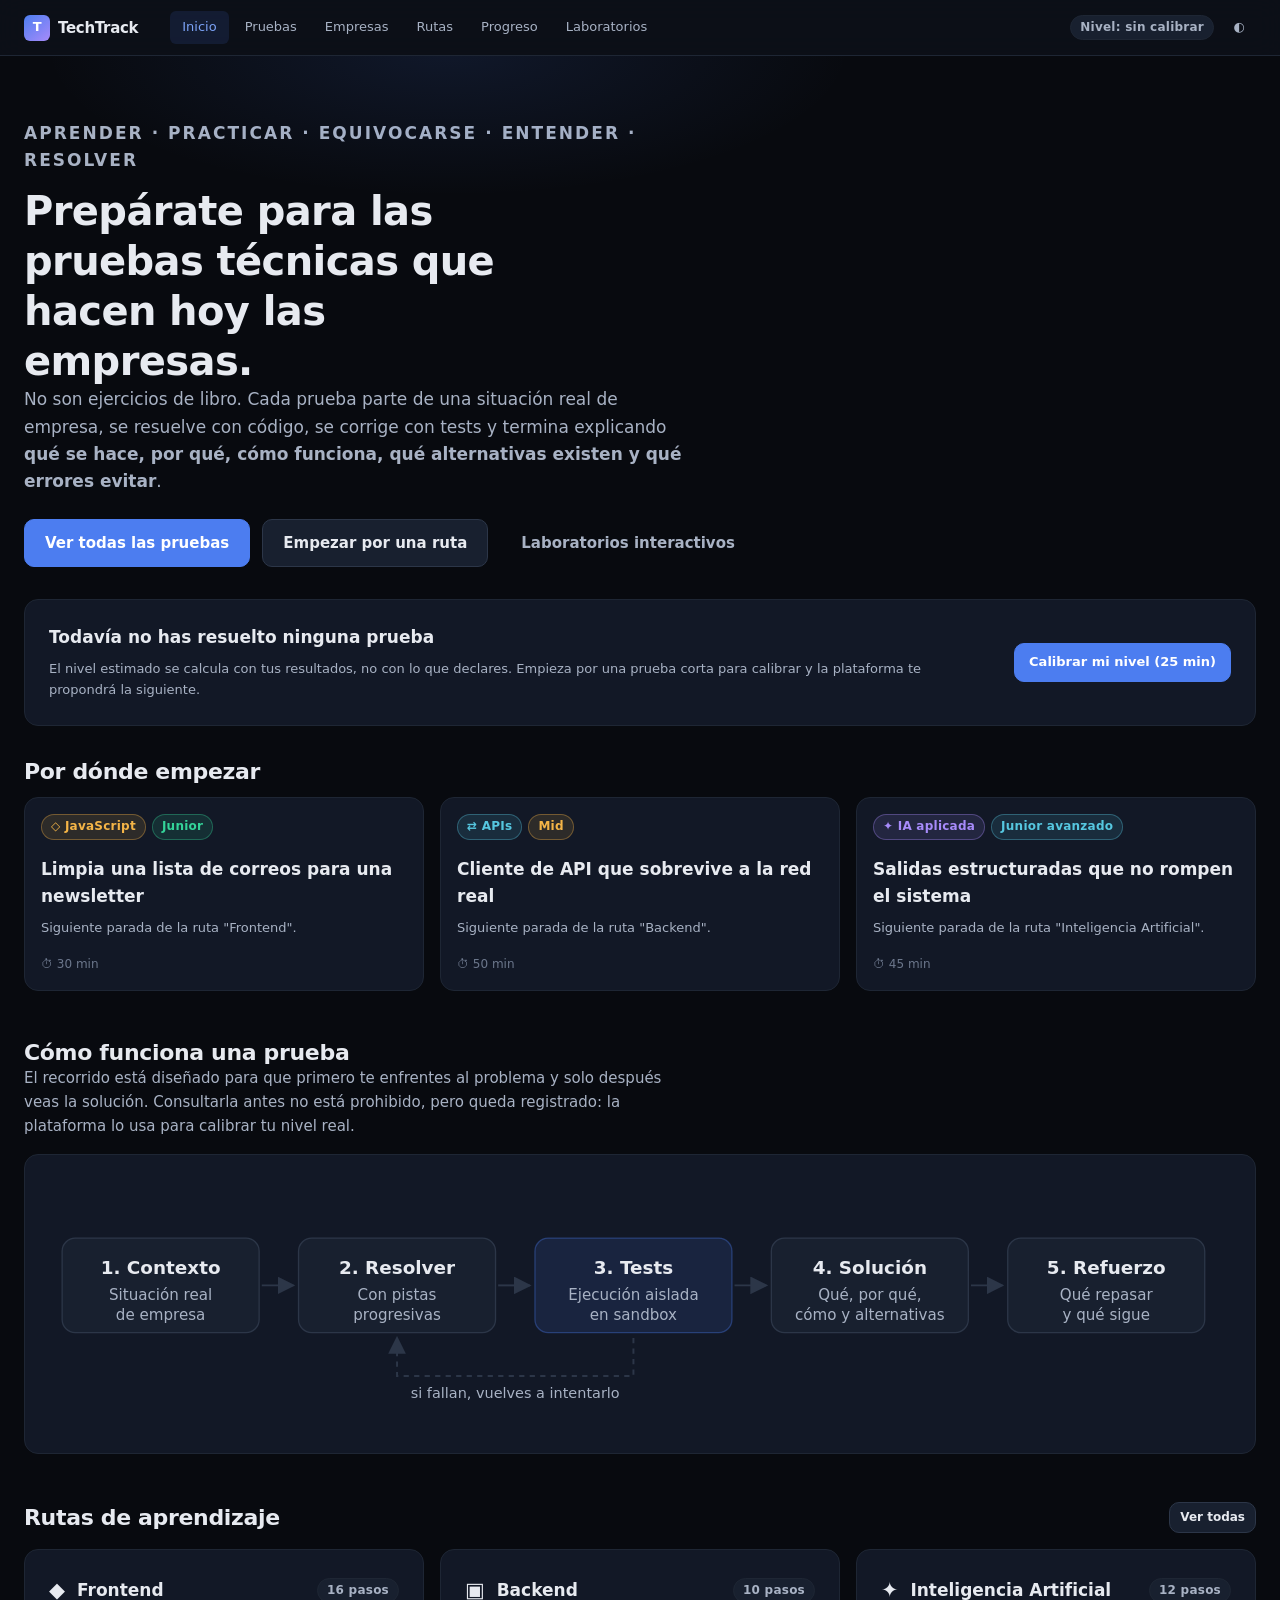
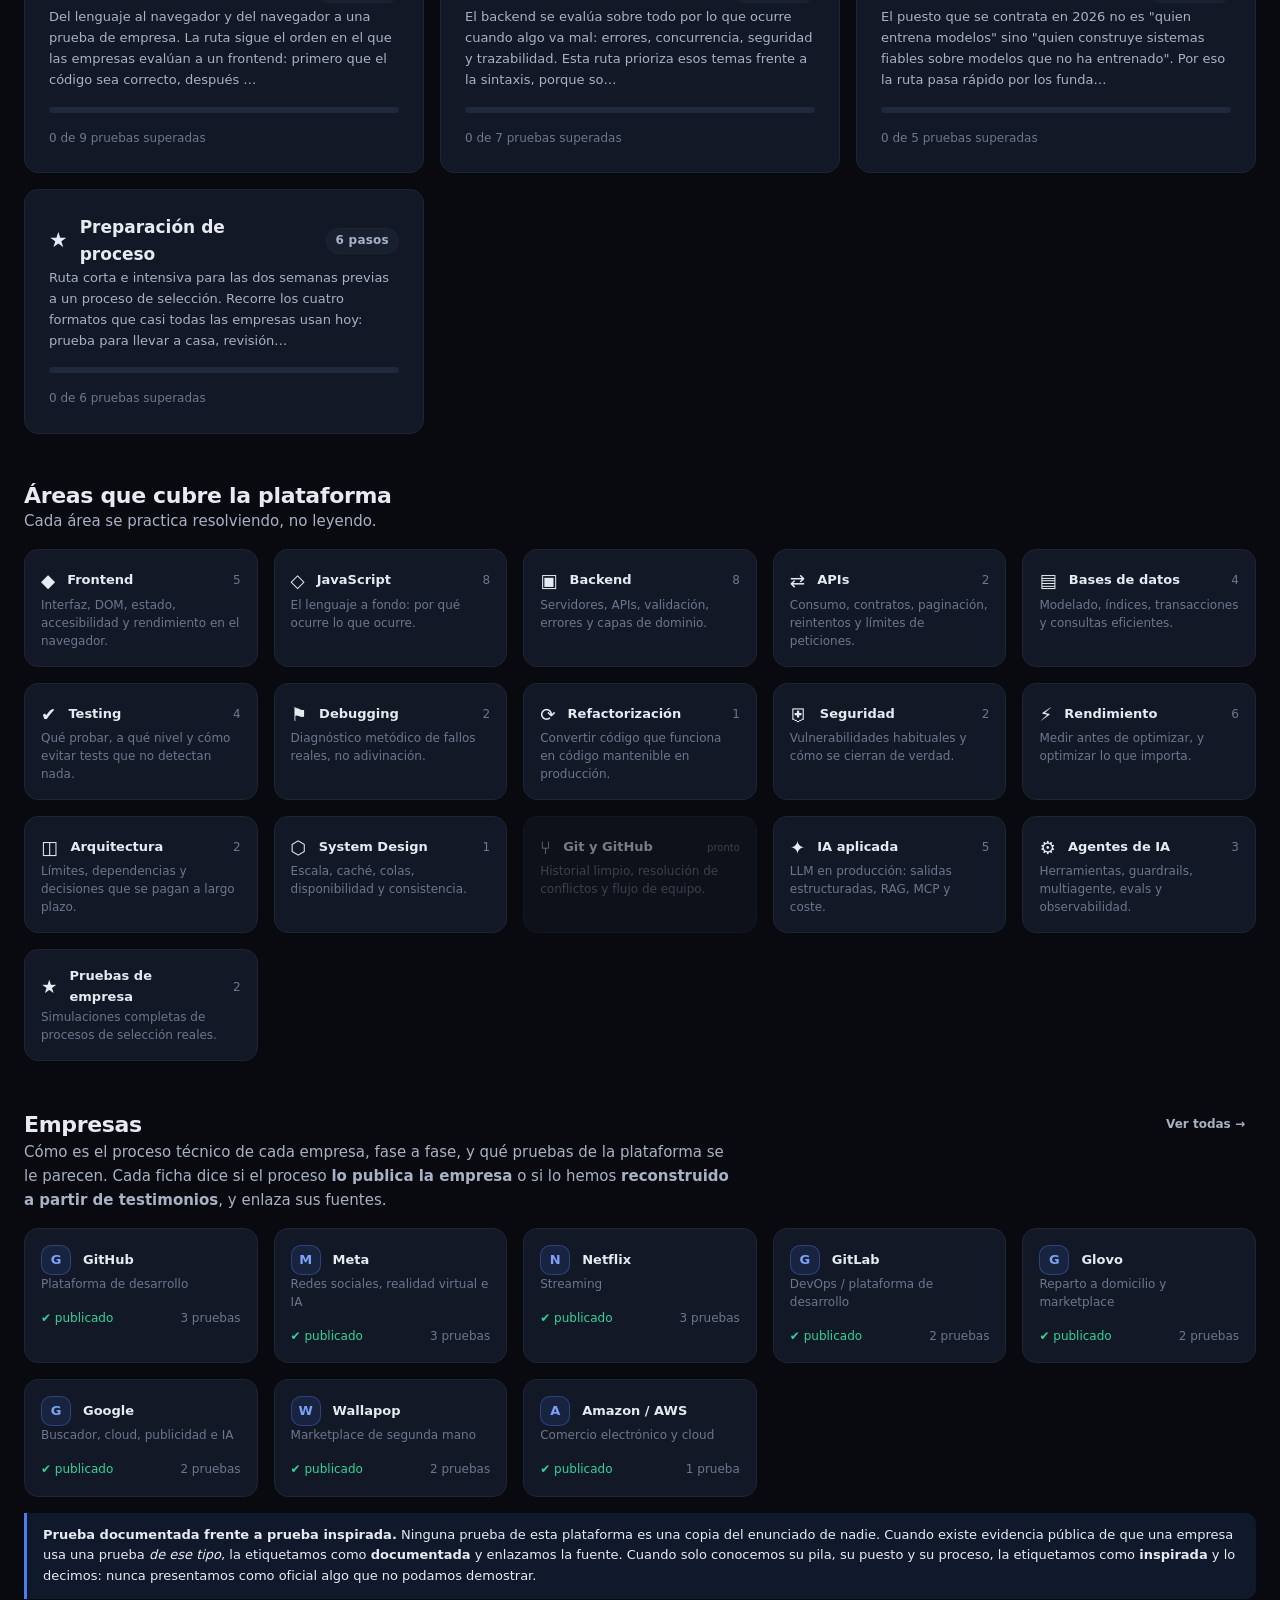
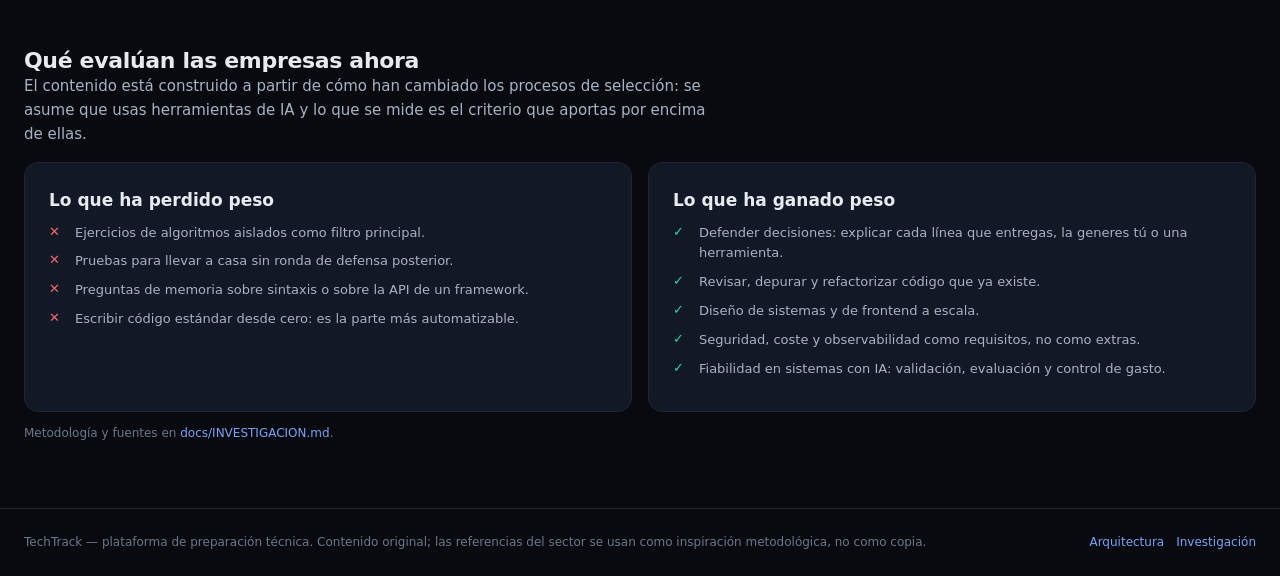
<file: index.html>
<!DOCTYPE html>
<html lang="es">
<head>
<meta charset="UTF-8">
<meta name="viewport" content="width=device-width, initial-scale=1">
<title>TechTrack — Prepárate para pruebas técnicas reales</title>
<meta name="description" content="Plataforma para aprender programación resolviendo pruebas técnicas como las que hacen hoy las empresas.">
<link rel="stylesheet" href="assets/css/theme.css">
<link rel="stylesheet" href="assets/css/app.css">
</head>
<body>

<main>
  <!-- ---------- Hero ---------- -->
  <section class="hero">
    <div class="wrap">
      <p class="eyebrow">Aprender · Practicar · Equivocarse · Entender · Resolver</p>
      <h1>Prepárate para las pruebas técnicas que hacen hoy las empresas.</h1>
      <p>
        No son ejercicios de libro. Cada prueba parte de una situación real de empresa, se resuelve con código,
        se corrige con tests y termina explicando <strong>qué se hace, por qué, cómo funciona, qué alternativas
        existen y qué errores evitar</strong>.
      </p>
      <div class="row row-wrap" style="margin-top:var(--sp-5)">
        <a class="btn btn-primary btn-lg" href="catalogo.html">Ver todas las pruebas</a>
        <a class="btn btn-lg" href="rutas.html">Empezar por una ruta</a>
        <a class="btn btn-ghost btn-lg" href="laboratorios.html">Laboratorios interactivos</a>
      </div>
    </div>
  </section>

  <!-- ---------- Estado del usuario ---------- -->
  <section class="wrap" id="panel-usuario"></section>

  <!-- ---------- Recomendación ---------- -->
  <section class="wrap" style="margin-top:var(--sp-6)" id="panel-recomendacion"></section>

  <!-- ---------- Cómo funciona (esquema) ---------- -->
  <section class="wrap" style="margin-top:var(--sp-7)">
    <h2>Cómo funciona una prueba</h2>
    <p class="soft" style="max-width:70ch">
      El recorrido está diseñado para que primero te enfrentes al problema y solo después veas la solución.
      Consultarla antes no está prohibido, pero queda registrado: la plataforma lo usa para calibrar tu nivel real.
    </p>

    <div class="card" style="margin-top:var(--sp-4);overflow-x:auto">
      <svg class="diagram" viewBox="0 0 900 190" role="img" aria-label="Flujo de una prueba: contexto, resolver, tests, solución explicada, refuerzo" style="min-width:760px">
        <defs>
          <marker id="flecha" markerWidth="9" markerHeight="9" refX="8" refY="4.5" orient="auto">
            <path d="M0,0 L9,4.5 L0,9 z" fill="var(--border-strong)"/>
          </marker>
        </defs>

        <g>
          <rect class="d-box" x="10"  y="45" width="150" height="72" rx="10" stroke-width="1"/>
          <text class="d-label" x="85" y="72" text-anchor="middle" font-size="14">1. Contexto</text>
          <text x="85" y="92" text-anchor="middle" font-size="11.5">Situación real</text>
          <text x="85" y="107" text-anchor="middle" font-size="11.5">de empresa</text>

          <rect class="d-box" x="190" y="45" width="150" height="72" rx="10" stroke-width="1"/>
          <text class="d-label" x="265" y="72" text-anchor="middle" font-size="14">2. Resolver</text>
          <text x="265" y="92" text-anchor="middle" font-size="11.5">Con pistas</text>
          <text x="265" y="107" text-anchor="middle" font-size="11.5">progresivas</text>

          <rect class="d-box-accent" x="370" y="45" width="150" height="72" rx="10" stroke-width="1"/>
          <text class="d-label" x="445" y="72" text-anchor="middle" font-size="14">3. Tests</text>
          <text x="445" y="92" text-anchor="middle" font-size="11.5">Ejecución aislada</text>
          <text x="445" y="107" text-anchor="middle" font-size="11.5">en sandbox</text>

          <rect class="d-box" x="550" y="45" width="150" height="72" rx="10" stroke-width="1"/>
          <text class="d-label" x="625" y="72" text-anchor="middle" font-size="14">4. Solución</text>
          <text x="625" y="92" text-anchor="middle" font-size="11.5">Qué, por qué,</text>
          <text x="625" y="107" text-anchor="middle" font-size="11.5">cómo y alternativas</text>

          <rect class="d-box" x="730" y="45" width="150" height="72" rx="10" stroke-width="1"/>
          <text class="d-label" x="805" y="72" text-anchor="middle" font-size="14">5. Refuerzo</text>
          <text x="805" y="92" text-anchor="middle" font-size="11.5">Qué repasar</text>
          <text x="805" y="107" text-anchor="middle" font-size="11.5">y qué sigue</text>

          <path class="d-line" d="M162,81 L186,81" stroke-width="1.5" marker-end="url(#flecha)"/>
          <path class="d-line" d="M342,81 L366,81" stroke-width="1.5" marker-end="url(#flecha)"/>
          <path class="d-line" d="M522,81 L546,81" stroke-width="1.5" marker-end="url(#flecha)"/>
          <path class="d-line" d="M702,81 L726,81" stroke-width="1.5" marker-end="url(#flecha)"/>

          <path class="d-line" d="M445,121 L445,150 L265,150 L265,121" stroke-width="1.5" stroke-dasharray="4 4" marker-end="url(#flecha)"/>
          <text x="355" y="167" text-anchor="middle" font-size="11" fill="var(--text-mute)">si fallan, vuelves a intentarlo</text>
        </g>
      </svg>
    </div>
  </section>

  <!-- ---------- Rutas ---------- -->
  <section class="wrap" style="margin-top:var(--sp-7)">
    <div class="row">
      <h2>Rutas de aprendizaje</h2>
      <span class="spacer"></span>
      <a class="btn btn-sm" href="rutas.html">Ver todas</a>
    </div>
    <div class="grid grid-2" style="margin-top:var(--sp-4)" id="panel-rutas"></div>
  </section>

  <!-- ---------- Áreas ---------- -->
  <section class="wrap" style="margin-top:var(--sp-7)">
    <h2>Áreas que cubre la plataforma</h2>
    <p class="soft">Cada área se practica resolviendo, no leyendo.</p>
    <div class="grid grid-4" style="margin-top:var(--sp-4)" id="panel-areas"></div>
  </section>

  <!-- ---------- Empresas ---------- -->
  <section class="wrap" style="margin-top:var(--sp-7)">
    <div class="row">
      <h2 style="margin:0">Empresas</h2>
      <span class="spacer"></span>
      <a class="btn btn-sm btn-ghost" href="empresas.html">Ver todas →</a>
    </div>
    <p class="soft" style="max-width:74ch">
      Cómo es el proceso técnico de cada empresa, fase a fase, y qué pruebas de la plataforma se le
      parecen. Cada ficha dice si el proceso <strong>lo publica la empresa</strong> o si lo hemos
      <strong>reconstruido a partir de testimonios</strong>, y enlaza sus fuentes.
    </p>
    <div class="grid grid-4" style="margin-top:var(--sp-4)" id="panel-empresas"></div>
    <div class="note" style="margin-top:var(--sp-4)">
      <strong>Prueba documentada frente a prueba inspirada.</strong>
      Ninguna prueba de esta plataforma es una copia del enunciado de nadie. Cuando existe evidencia
      pública de que una empresa usa una prueba <em>de ese tipo</em>, la etiquetamos como
      <strong>documentada</strong> y enlazamos la fuente. Cuando solo conocemos su pila, su puesto y su
      proceso, la etiquetamos como <strong>inspirada</strong> y lo decimos: nunca presentamos como
      oficial algo que no podamos demostrar.
    </div>
  </section>

  <!-- ---------- Qué evalúan hoy ---------- -->
  <section class="wrap" style="margin-top:var(--sp-7)">
    <h2>Qué evalúan las empresas ahora</h2>
    <p class="soft" style="max-width:72ch">
      El contenido está construido a partir de cómo han cambiado los procesos de selección: se asume que usas
      herramientas de IA y lo que se mide es el criterio que aportas por encima de ellas.
    </p>
    <div class="grid grid-2" style="margin-top:var(--sp-4)">
      <div class="card">
        <div class="card-title">Lo que ha perdido peso</div>
        <ul class="check-list x-list">
          <li>Ejercicios de algoritmos aislados como filtro principal.</li>
          <li>Pruebas para llevar a casa sin ronda de defensa posterior.</li>
          <li>Preguntas de memoria sobre sintaxis o sobre la API de un framework.</li>
          <li>Escribir código estándar desde cero: es la parte más automatizable.</li>
        </ul>
      </div>
      <div class="card">
        <div class="card-title">Lo que ha ganado peso</div>
        <ul class="check-list">
          <li>Defender decisiones: explicar cada línea que entregas, la generes tú o una herramienta.</li>
          <li>Revisar, depurar y refactorizar código que ya existe.</li>
          <li>Diseño de sistemas y de frontend a escala.</li>
          <li>Seguridad, coste y observabilidad como requisitos, no como extras.</li>
          <li>Fiabilidad en sistemas con IA: validación, evaluación y control de gasto.</li>
        </ul>
      </div>
    </div>
    <p class="tiny muted" style="margin-top:var(--sp-3)">
      Metodología y fuentes en <a href="docs/INVESTIGACION.md">docs/INVESTIGACION.md</a>.
    </p>
  </section>

  <div id="pie"></div>
</main>

<script src="assets/js/core/registry.js"></script>
<script src="assets/js/core/store.js"></script>
<script src="assets/js/core/sandbox.js"></script>
<script src="assets/js/core/ui.js"></script>
<script src="assets/js/pages/inicio.js"></script>
</body>
</html>
</file>
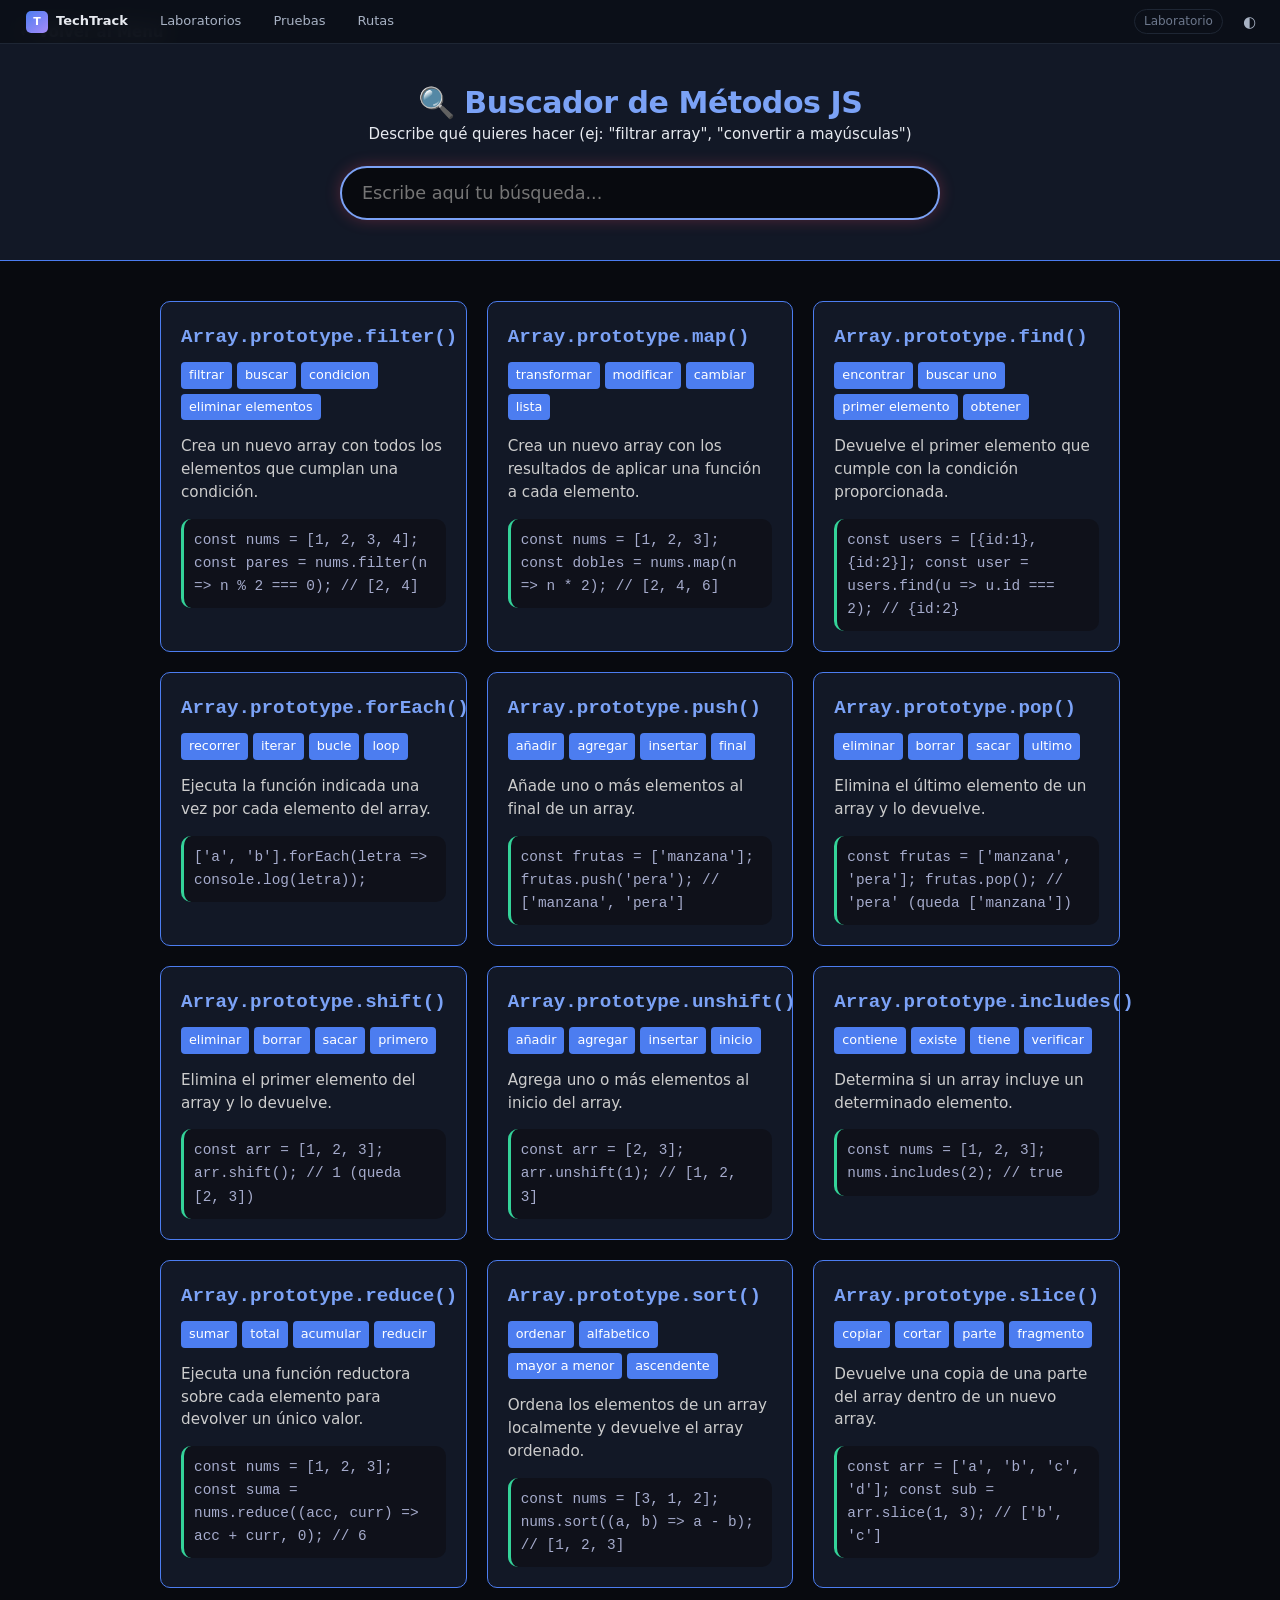
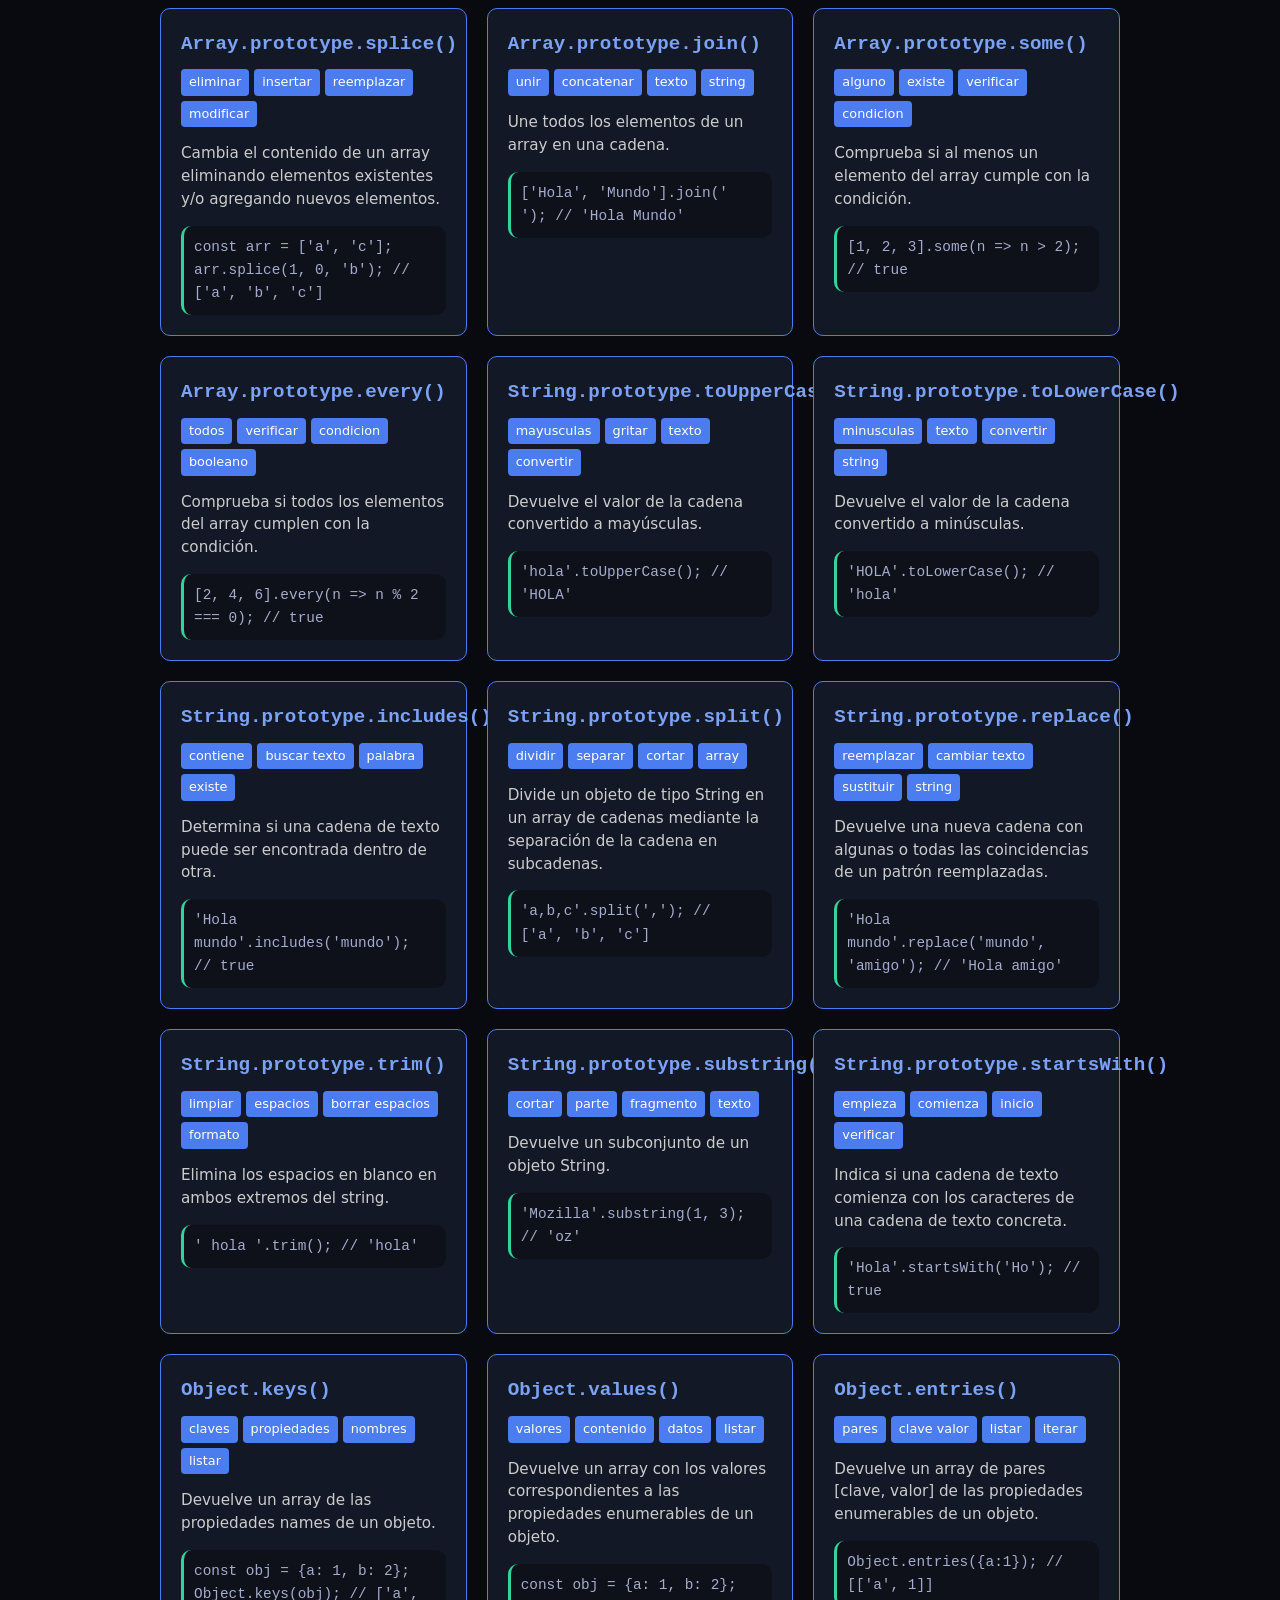
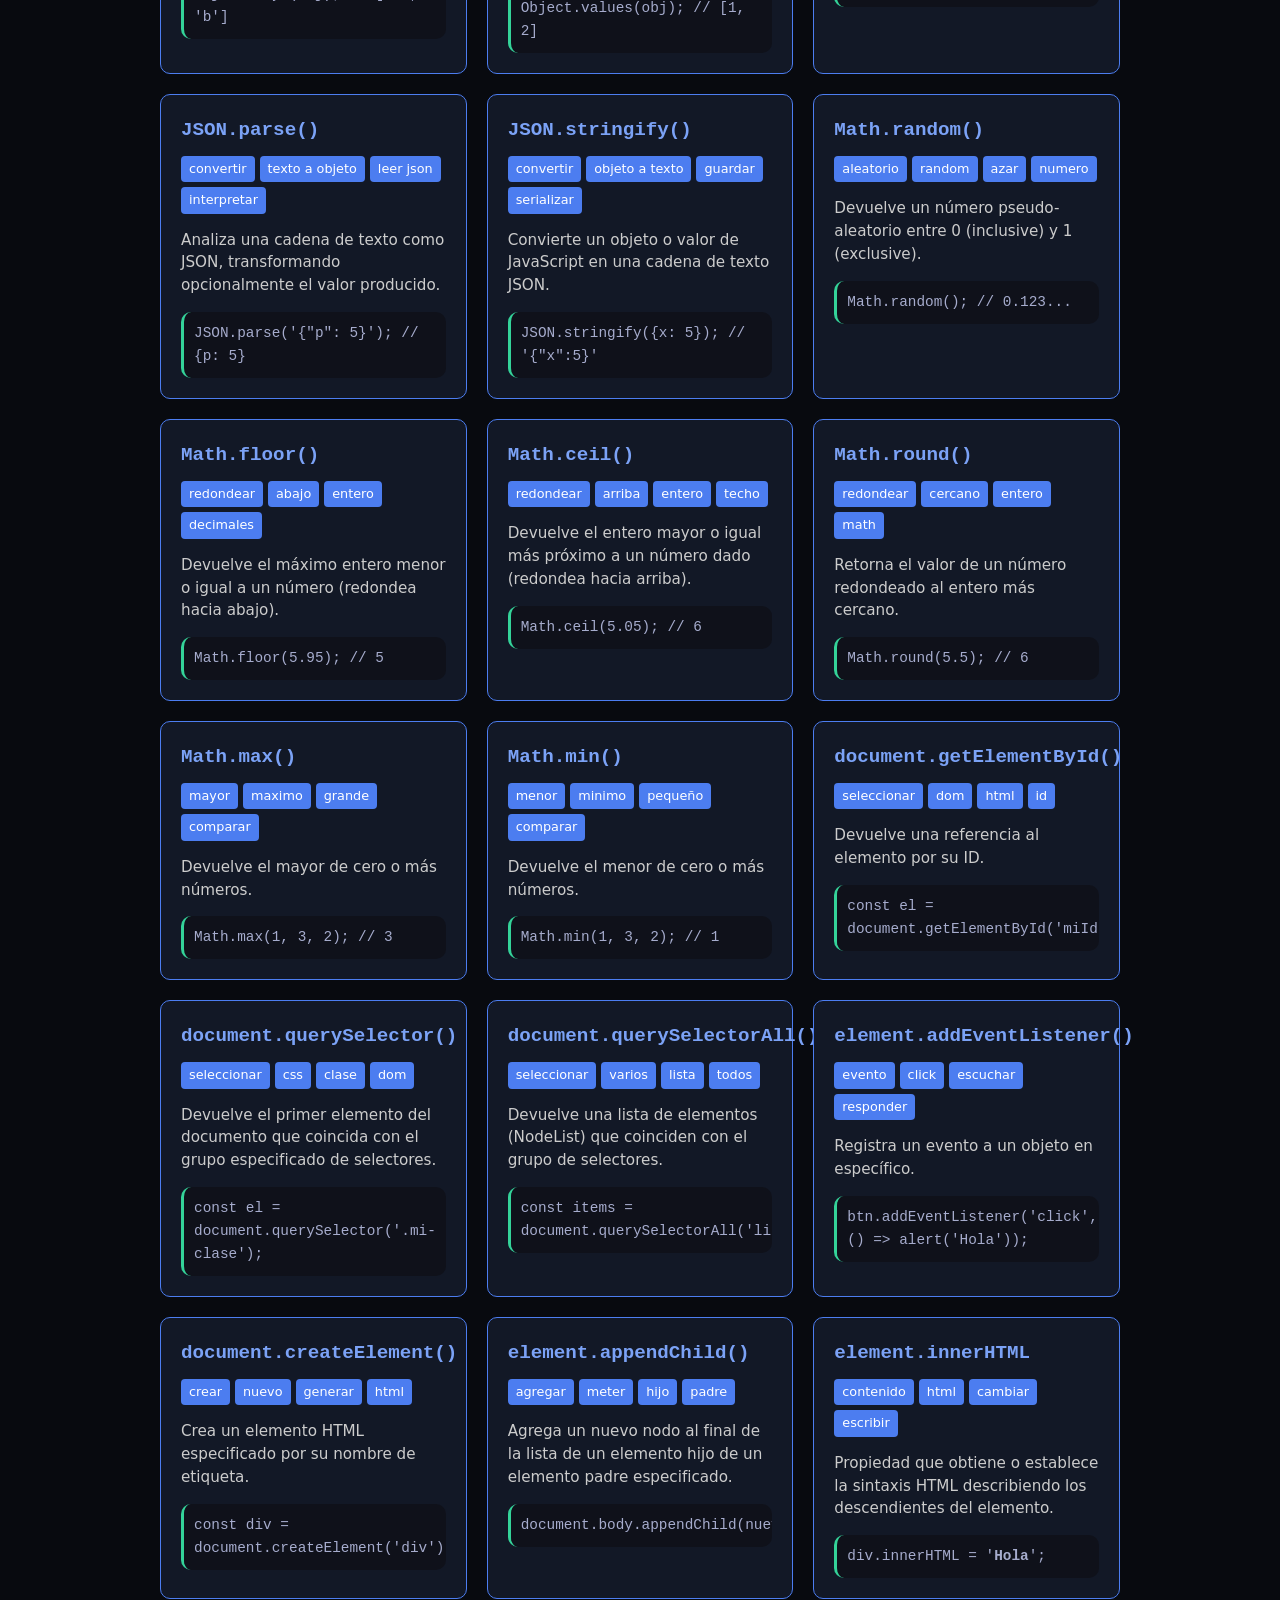
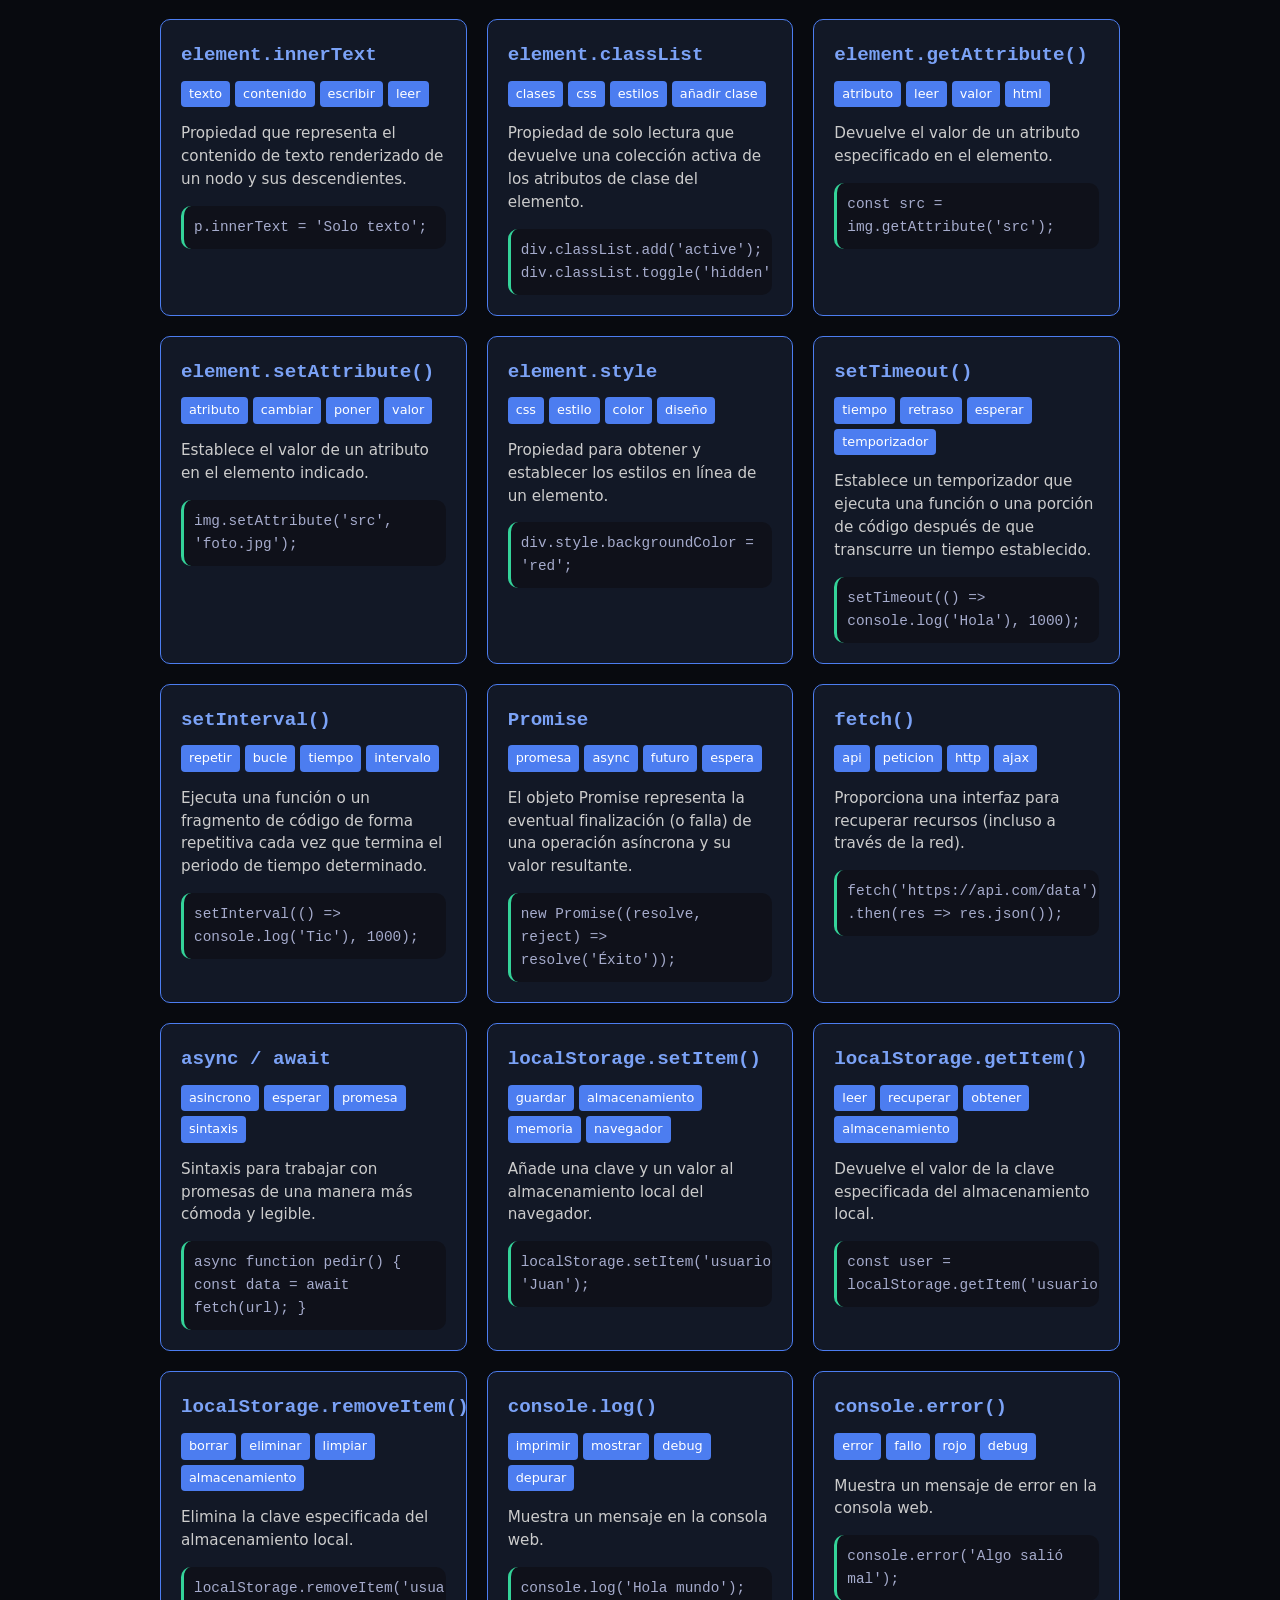
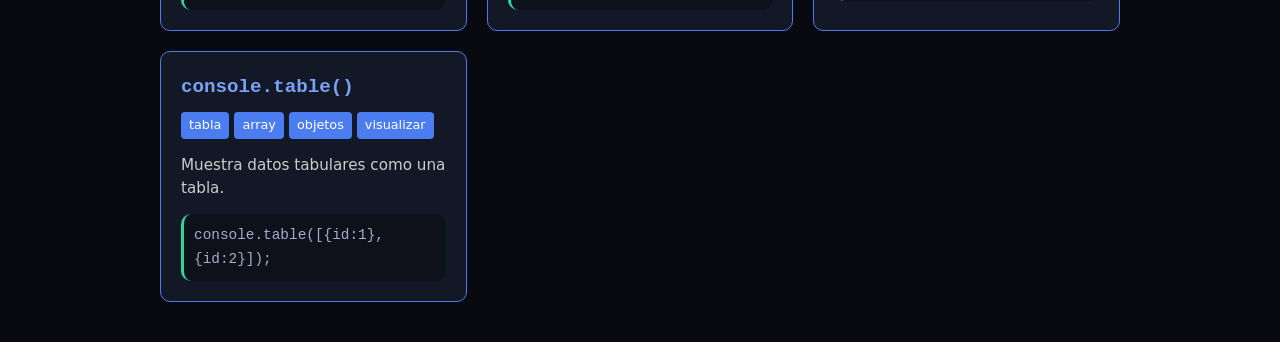
<file: buscador.html>
<!DOCTYPE html>
<html lang="es" data-lab="buscador">
<head>
    <meta charset="UTF-8">
    <meta name="viewport" content="width=device-width, initial-scale=1.0">
    <title>Buscador de Métodos JS - Master Suite</title>
    <style>
        :root {
            --bg-primary: #1a1a2e;
            --bg-secondary: #16213e;
            --accent: #0f3460;
            --highlight: #e94560;
            --text: #e0e0e0;
            --success: #4caf50;
            --card-bg: #1f2b4d;
        }

        body {
            font-family: 'Segoe UI', Tahoma, Geneva, Verdana, sans-serif;
            background-color: var(--bg-primary);
            color: var(--text);
            margin: 0;
            display: flex;
            flex-direction: column;
            min-height: 100vh;
        }

        /* Header & Search */
        header {
            background-color: var(--bg-secondary);
            padding: 40px 20px;
            text-align: center;
            border-bottom: 1px solid var(--accent);
        }

        h1 {
            color: var(--highlight);
            margin: 0 0 10px 0;
            font-size: 2.5rem;
        }

        .search-container {
            max-width: 600px;
            margin: 20px auto 0;
            position: relative;
        }

        #search-input {
            width: 100%;
            padding: 15px 20px;
            font-size: 1.1rem;
            border-radius: 30px;
            border: 2px solid var(--accent);
            background-color: var(--bg-primary);
            color: white;
            outline: none;
            transition: all 0.3s;
            box-sizing: border-box;
        }

        #search-input:focus {
            border-color: var(--highlight);
            box-shadow: 0 0 15px rgba(233, 69, 96, 0.3);
        }

        /* Results Grid */
        .results-container {
            flex: 1;
            padding: 40px 20px;
            max-width: 1000px;
            margin: 0 auto;
            width: 100%;
            box-sizing: border-box;
        }

        .results-grid {
            display: grid;
            grid-template-columns: repeat(auto-fill, minmax(300px, 1fr));
            gap: 20px;
        }

        .method-card {
            background-color: var(--bg-secondary);
            border: 1px solid var(--accent);
            border-radius: 10px;
            padding: 20px;
            transition: transform 0.2s;
            animation: fadeIn 0.3s ease-out;
        }

        .method-card:hover {
            transform: translateY(-5px);
            border-color: var(--highlight);
        }

        .method-name {
            color: var(--highlight);
            font-family: 'Consolas', monospace;
            font-size: 1.2rem;
            margin-bottom: 10px;
            display: block;
            font-weight: bold;
        }

        .method-desc {
            color: #ccc;
            font-size: 0.95rem;
            line-height: 1.5;
            margin-bottom: 15px;
        }

        .method-tags {
            display: flex;
            flex-wrap: wrap;
            gap: 5px;
            margin-bottom: 15px;
        }

        .tag {
            background-color: var(--accent);
            color: #fff;
            padding: 3px 8px;
            border-radius: 4px;
            font-size: 0.8rem;
        }

        .code-block {
            background-color: #0f111a;
            padding: 10px;
            border-radius: 5px;
            font-family: 'Consolas', monospace;
            font-size: 0.9rem;
            color: #a6accd;
            overflow-x: auto;
            border-left: 3px solid var(--success);
        }

        .no-results {
            text-align: center;
            color: #777;
            font-size: 1.2rem;
            margin-top: 50px;
            grid-column: 1 / -1;
        }

        .back-btn {
            position: absolute;
            top: 20px;
            left: 20px;
            color: var(--text);
            text-decoration: none;
            display: flex;
            align-items: center;
            gap: 5px;
            font-weight: bold;
        }

        @keyframes fadeIn {
            from { opacity: 0; transform: translateY(10px); }
            to { opacity: 1; transform: translateY(0); }
        }

        @media (max-width: 768px) {
            h1 { font-size: 2rem; }
            .results-grid { grid-template-columns: 1fr; }
        }
    </style>
    <link rel="stylesheet" href="assets/css/theme.css">
    <link rel="stylesheet" href="assets/css/lab-skin.css">
    <script src="assets/js/lab-nav.js"></script>
</head>
<body>

    <a href="index.html" class="back-btn">← Volver al Menú</a>

    <header>
        <h1>🔍 Buscador de Métodos JS</h1>
        <p>Describe qué quieres hacer (ej: "filtrar array", "convertir a mayúsculas")</p>
        <div class="search-container">
            <input type="text" id="search-input" placeholder="Escribe aquí tu búsqueda..." autofocus>
        </div>
    </header>

    <main class="results-container">
        <div id="results-grid" class="results-grid">
            <!-- Los resultados se inyectarán aquí -->
        </div>
    </main>

    <script>
        // Base de datos de métodos
        const methodsDB = [
            // --- ARRAYS ---
            {
                name: "Array.prototype.filter()",
                desc: "Crea un nuevo array con todos los elementos que cumplan una condición.",
                keywords: ["filtrar", "buscar", "condicion", "eliminar elementos", "seleccionar", "array"],
                example: "const nums = [1, 2, 3, 4];\nconst pares = nums.filter(n => n % 2 === 0);\n// [2, 4]"
            },
            {
                name: "Array.prototype.map()",
                desc: "Crea un nuevo array con los resultados de aplicar una función a cada elemento.",
                keywords: ["transformar", "modificar", "cambiar", "lista", "array", "convertir"],
                example: "const nums = [1, 2, 3];\nconst dobles = nums.map(n => n * 2);\n// [2, 4, 6]"
            },
            {
                name: "Array.prototype.find()",
                desc: "Devuelve el primer elemento que cumple con la condición proporcionada.",
                keywords: ["encontrar", "buscar uno", "primer elemento", "obtener", "array"],
                example: "const users = [{id:1}, {id:2}];\nconst user = users.find(u => u.id === 2);\n// {id:2}"
            },
            {
                name: "Array.prototype.forEach()",
                desc: "Ejecuta la función indicada una vez por cada elemento del array.",
                keywords: ["recorrer", "iterar", "bucle", "loop", "hacer algo", "array"],
                example: "['a', 'b'].forEach(letra => console.log(letra));"
            },
            {
                name: "Array.prototype.push()",
                desc: "Añade uno o más elementos al final de un array.",
                keywords: ["añadir", "agregar", "insertar", "final", "meter", "array"],
                example: "const frutas = ['manzana'];\nfrutas.push('pera');\n// ['manzana', 'pera']"
            },
            {
                name: "Array.prototype.pop()",
                desc: "Elimina el último elemento de un array y lo devuelve.",
                keywords: ["eliminar", "borrar", "sacar", "ultimo", "final", "array"],
                example: "const frutas = ['manzana', 'pera'];\nfrutas.pop();\n// 'pera' (queda ['manzana'])"
            },
            {
                name: "Array.prototype.shift()",
                desc: "Elimina el primer elemento del array y lo devuelve.",
                keywords: ["eliminar", "borrar", "sacar", "primero", "inicio", "array"],
                example: "const arr = [1, 2, 3];\narr.shift(); // 1 (queda [2, 3])"
            },
            {
                name: "Array.prototype.unshift()",
                desc: "Agrega uno o más elementos al inicio del array.",
                keywords: ["añadir", "agregar", "insertar", "inicio", "principio", "array"],
                example: "const arr = [2, 3];\narr.unshift(1); // [1, 2, 3]"
            },
            {
                name: "Array.prototype.includes()",
                desc: "Determina si un array incluye un determinado elemento.",
                keywords: ["contiene", "existe", "tiene", "verificar", "buscar", "array"],
                example: "const nums = [1, 2, 3];\nnums.includes(2); // true"
            },
            {
                name: "Array.prototype.reduce()",
                desc: "Ejecuta una función reductora sobre cada elemento para devolver un único valor.",
                keywords: ["sumar", "total", "acumular", "reducir", "calcular", "array"],
                example: "const nums = [1, 2, 3];\nconst suma = nums.reduce((acc, curr) => acc + curr, 0);\n// 6"
            },
            {
                name: "Array.prototype.sort()",
                desc: "Ordena los elementos de un array localmente y devuelve el array ordenado.",
                keywords: ["ordenar", "alfabetico", "mayor a menor", "ascendente", "descendente", "array"],
                example: "const nums = [3, 1, 2];\nnums.sort((a, b) => a - b);\n// [1, 2, 3]"
            },
            {
                name: "Array.prototype.slice()",
                desc: "Devuelve una copia de una parte del array dentro de un nuevo array.",
                keywords: ["copiar", "cortar", "parte", "fragmento", "sub-array", "array"],
                example: "const arr = ['a', 'b', 'c', 'd'];\nconst sub = arr.slice(1, 3); // ['b', 'c']"
            },
            {
                name: "Array.prototype.splice()",
                desc: "Cambia el contenido de un array eliminando elementos existentes y/o agregando nuevos elementos.",
                keywords: ["eliminar", "insertar", "reemplazar", "modificar", "en medio", "array"],
                example: "const arr = ['a', 'c'];\narr.splice(1, 0, 'b'); // ['a', 'b', 'c']"
            },
            {
                name: "Array.prototype.join()",
                desc: "Une todos los elementos de un array en una cadena.",
                keywords: ["unir", "concatenar", "texto", "string", "separador", "array"],
                example: "['Hola', 'Mundo'].join(' '); // 'Hola Mundo'"
            },
            {
                name: "Array.prototype.some()",
                desc: "Comprueba si al menos un elemento del array cumple con la condición.",
                keywords: ["alguno", "existe", "verificar", "condicion", "booleano", "array"],
                example: "[1, 2, 3].some(n => n > 2); // true"
            },
            {
                name: "Array.prototype.every()",
                desc: "Comprueba si todos los elementos del array cumplen con la condición.",
                keywords: ["todos", "verificar", "condicion", "booleano", "validar", "array"],
                example: "[2, 4, 6].every(n => n % 2 === 0); // true"
            },
            
            // --- STRINGS ---
            {
                name: "String.prototype.toUpperCase()",
                desc: "Devuelve el valor de la cadena convertido a mayúsculas.",
                keywords: ["mayusculas", "gritar", "texto", "convertir", "string"],
                example: "'hola'.toUpperCase(); // 'HOLA'"
            },
            {
                name: "String.prototype.toLowerCase()",
                desc: "Devuelve el valor de la cadena convertido a minúsculas.",
                keywords: ["minusculas", "texto", "convertir", "string"],
                example: "'HOLA'.toLowerCase(); // 'hola'"
            },
            {
                name: "String.prototype.includes()",
                desc: "Determina si una cadena de texto puede ser encontrada dentro de otra.",
                keywords: ["contiene", "buscar texto", "palabra", "existe", "string"],
                example: "'Hola mundo'.includes('mundo'); // true"
            },
            {
                name: "String.prototype.split()",
                desc: "Divide un objeto de tipo String en un array de cadenas mediante la separación de la cadena en subcadenas.",
                keywords: ["dividir", "separar", "cortar", "array", "texto a array", "string"],
                example: "'a,b,c'.split(','); // ['a', 'b', 'c']"
            },
            {
                name: "String.prototype.replace()",
                desc: "Devuelve una nueva cadena con algunas o todas las coincidencias de un patrón reemplazadas.",
                keywords: ["reemplazar", "cambiar texto", "sustituir", "string"],
                example: "'Hola mundo'.replace('mundo', 'amigo');\n// 'Hola amigo'"
            },
            {
                name: "String.prototype.trim()",
                desc: "Elimina los espacios en blanco en ambos extremos del string.",
                keywords: ["limpiar", "espacios", "borrar espacios", "formato", "string"],
                example: "'  hola  '.trim(); // 'hola'"
            },
            {
                name: "String.prototype.substring()",
                desc: "Devuelve un subconjunto de un objeto String.",
                keywords: ["cortar", "parte", "fragmento", "texto", "string"],
                example: "'Mozilla'.substring(1, 3); // 'oz'"
            },
            {
                name: "String.prototype.startsWith()",
                desc: "Indica si una cadena de texto comienza con los caracteres de una cadena de texto concreta.",
                keywords: ["empieza", "comienza", "inicio", "verificar", "string"],
                example: "'Hola'.startsWith('Ho'); // true"
            },

            // --- OBJECTS & JSON ---
            {
                name: "Object.keys()",
                desc: "Devuelve un array de las propiedades names de un objeto.",
                keywords: ["claves", "propiedades", "nombres", "listar", "objeto"],
                example: "const obj = {a: 1, b: 2};\nObject.keys(obj); // ['a', 'b']"
            },
            {
                name: "Object.values()",
                desc: "Devuelve un array con los valores correspondientes a las propiedades enumerables de un objeto.",
                keywords: ["valores", "contenido", "datos", "listar", "objeto"],
                example: "const obj = {a: 1, b: 2};\nObject.values(obj); // [1, 2]"
            },
            {
                name: "Object.entries()",
                desc: "Devuelve un array de pares [clave, valor] de las propiedades enumerables de un objeto.",
                keywords: ["pares", "clave valor", "listar", "iterar", "objeto"],
                example: "Object.entries({a:1}); // [['a', 1]]"
            },
            {
                name: "JSON.parse()",
                desc: "Analiza una cadena de texto como JSON, transformando opcionalmente el valor producido.",
                keywords: ["convertir", "texto a objeto", "leer json", "interpretar", "json"],
                example: "JSON.parse('{\"p\": 5}'); // {p: 5}"
            },
            {
                name: "JSON.stringify()",
                desc: "Convierte un objeto o valor de JavaScript en una cadena de texto JSON.",
                keywords: ["convertir", "objeto a texto", "guardar", "serializar", "json"],
                example: "JSON.stringify({x: 5}); // '{\"x\":5}'"
            },

            // --- MATH ---
            {
                name: "Math.random()",
                desc: "Devuelve un número pseudo-aleatorio entre 0 (inclusive) y 1 (exclusive).",
                keywords: ["aleatorio", "random", "azar", "numero", "suerte", "math"],
                example: "Math.random(); // 0.123..."
            },
            {
                name: "Math.floor()",
                desc: "Devuelve el máximo entero menor o igual a un número (redondea hacia abajo).",
                keywords: ["redondear", "abajo", "entero", "decimales", "math"],
                example: "Math.floor(5.95); // 5"
            },
            {
                name: "Math.ceil()",
                desc: "Devuelve el entero mayor o igual más próximo a un número dado (redondea hacia arriba).",
                keywords: ["redondear", "arriba", "entero", "techo", "math"],
                example: "Math.ceil(5.05); // 6"
            },
            {
                name: "Math.round()",
                desc: "Retorna el valor de un número redondeado al entero más cercano.",
                keywords: ["redondear", "cercano", "entero", "math"],
                example: "Math.round(5.5); // 6"
            },
            {
                name: "Math.max()",
                desc: "Devuelve el mayor de cero o más números.",
                keywords: ["mayor", "maximo", "grande", "comparar", "math"],
                example: "Math.max(1, 3, 2); // 3"
            },
            {
                name: "Math.min()",
                desc: "Devuelve el menor de cero o más números.",
                keywords: ["menor", "minimo", "pequeño", "comparar", "math"],
                example: "Math.min(1, 3, 2); // 1"
            },
            
            // --- DOM ---
            {
                name: "document.getElementById()",
                desc: "Devuelve una referencia al elemento por su ID.",
                keywords: ["seleccionar", "dom", "html", "id", "elemento", "buscar"],
                example: "const el = document.getElementById('miId');"
            },
            {
                name: "document.querySelector()",
                desc: "Devuelve el primer elemento del documento que coincida con el grupo especificado de selectores.",
                keywords: ["seleccionar", "css", "clase", "dom", "buscar", "elemento"],
                example: "const el = document.querySelector('.mi-clase');"
            },
            {
                name: "document.querySelectorAll()",
                desc: "Devuelve una lista de elementos (NodeList) que coinciden con el grupo de selectores.",
                keywords: ["seleccionar", "varios", "lista", "todos", "dom", "buscar"],
                example: "const items = document.querySelectorAll('li');"
            },
            {
                name: "element.addEventListener()",
                desc: "Registra un evento a un objeto en específico.",
                keywords: ["evento", "click", "escuchar", "responder", "interaccion", "dom"],
                example: "btn.addEventListener('click', () => alert('Hola'));"
            },
            {
                name: "document.createElement()",
                desc: "Crea un elemento HTML especificado por su nombre de etiqueta.",
                keywords: ["crear", "nuevo", "generar", "html", "dom"],
                example: "const div = document.createElement('div');"
            },
            {
                name: "element.appendChild()",
                desc: "Agrega un nuevo nodo al final de la lista de un elemento hijo de un elemento padre especificado.",
                keywords: ["agregar", "meter", "hijo", "padre", "insertar", "dom"],
                example: "document.body.appendChild(nuevoDiv);"
            },
            {
                name: "element.innerHTML",
                desc: "Propiedad que obtiene o establece la sintaxis HTML describiendo los descendientes del elemento.",
                keywords: ["contenido", "html", "cambiar", "escribir", "leer", "dom"],
                example: "div.innerHTML = '<b>Hola</b>';"
            },
            {
                name: "element.innerText",
                desc: "Propiedad que representa el contenido de texto renderizado de un nodo y sus descendientes.",
                keywords: ["texto", "contenido", "escribir", "leer", "sin html", "dom"],
                example: "p.innerText = 'Solo texto';"
            },
            {
                name: "element.classList",
                desc: "Propiedad de solo lectura que devuelve una colección activa de los atributos de clase del elemento.",
                keywords: ["clases", "css", "estilos", "añadir clase", "quitar clase", "toggle", "dom"],
                example: "div.classList.add('active');\ndiv.classList.toggle('hidden');"
            },
            {
                name: "element.getAttribute()",
                desc: "Devuelve el valor de un atributo especificado en el elemento.",
                keywords: ["atributo", "leer", "valor", "html", "data", "dom"],
                example: "const src = img.getAttribute('src');"
            },
            {
                name: "element.setAttribute()",
                desc: "Establece el valor de un atributo en el elemento indicado.",
                keywords: ["atributo", "cambiar", "poner", "valor", "html", "dom"],
                example: "img.setAttribute('src', 'foto.jpg');"
            },
            {
                name: "element.style",
                desc: "Propiedad para obtener y establecer los estilos en línea de un elemento.",
                keywords: ["css", "estilo", "color", "diseño", "apariencia", "dom"],
                example: "div.style.backgroundColor = 'red';"
            },

            // --- ASYNC & TIMERS ---
            {
                name: "setTimeout()",
                desc: "Establece un temporizador que ejecuta una función o una porción de código después de que transcurre un tiempo establecido.",
                keywords: ["tiempo", "retraso", "esperar", "temporizador", "async"],
                example: "setTimeout(() => console.log('Hola'), 1000);"
            },
            {
                name: "setInterval()",
                desc: "Ejecuta una función o un fragmento de código de forma repetitiva cada vez que termina el periodo de tiempo determinado.",
                keywords: ["repetir", "bucle", "tiempo", "intervalo", "reloj", "async"],
                example: "setInterval(() => console.log('Tic'), 1000);"
            },
            {
                name: "Promise",
                desc: "El objeto Promise representa la eventual finalización (o falla) de una operación asíncrona y su valor resultante.",
                keywords: ["promesa", "async", "futuro", "espera", "then", "catch"],
                example: "new Promise((resolve, reject) => resolve('Éxito'));"
            },
            {
                name: "fetch()",
                desc: "Proporciona una interfaz para recuperar recursos (incluso a través de la red).",
                keywords: ["api", "peticion", "http", "ajax", "datos", "servidor", "async"],
                example: "fetch('https://api.com/data')\n  .then(res => res.json());"
            },
            {
                name: "async / await",
                desc: "Sintaxis para trabajar con promesas de una manera más cómoda y legible.",
                keywords: ["asincrono", "esperar", "promesa", "sintaxis", "moderno"],
                example: "async function pedir() {\n  const data = await fetch(url);\n}"
            },

            // --- STORAGE ---
            {
                name: "localStorage.setItem()",
                desc: "Añade una clave y un valor al almacenamiento local del navegador.",
                keywords: ["guardar", "almacenamiento", "memoria", "navegador", "persistir"],
                example: "localStorage.setItem('usuario', 'Juan');"
            },
            {
                name: "localStorage.getItem()",
                desc: "Devuelve el valor de la clave especificada del almacenamiento local.",
                keywords: ["leer", "recuperar", "obtener", "almacenamiento", "memoria"],
                example: "const user = localStorage.getItem('usuario');"
            },
            {
                name: "localStorage.removeItem()",
                desc: "Elimina la clave especificada del almacenamiento local.",
                keywords: ["borrar", "eliminar", "limpiar", "almacenamiento"],
                example: "localStorage.removeItem('usuario');"
            },

            // --- CONSOLE ---
            {
                name: "console.log()",
                desc: "Muestra un mensaje en la consola web.",
                keywords: ["imprimir", "mostrar", "debug", "depurar", "consola"],
                example: "console.log('Hola mundo');"
            },
            {
                name: "console.error()",
                desc: "Muestra un mensaje de error en la consola web.",
                keywords: ["error", "fallo", "rojo", "debug", "consola"],
                example: "console.error('Algo salió mal');"
            },
            {
                name: "console.table()",
                desc: "Muestra datos tabulares como una tabla.",
                keywords: ["tabla", "array", "objetos", "visualizar", "debug", "consola"],
                example: "console.table([{id:1}, {id:2}]);"
            }
        ];

        const searchInput = document.getElementById('search-input');
        const resultsGrid = document.getElementById('results-grid');

        // Función de búsqueda
        function search(query) {
            const terms = query.toLowerCase().split(' ').filter(t => t.length > 0);
            
            if (terms.length === 0) {
                renderResults(methodsDB); // Mostrar todo si está vacío
                return;
            }

            const filtered = methodsDB.filter(method => {
                // Puntuación de relevancia
                let score = 0;
                const textToSearch = (method.name + ' ' + method.desc + ' ' + method.keywords.join(' ')).toLowerCase();
                
                return terms.every(term => textToSearch.includes(term));
            });

            renderResults(filtered);
        }

        // Renderizar resultados
        function renderResults(results) {
            resultsGrid.innerHTML = '';

            if (results.length === 0) {
                resultsGrid.innerHTML = '<div class="no-results">No se encontraron métodos que coincidan con tu búsqueda. 😕</div>';
                return;
            }

            results.forEach(method => {
                const card = document.createElement('div');
                card.className = 'method-card';
                
                const tagsHtml = method.keywords.slice(0, 4).map(k => `<span class="tag">${k}</span>`).join('');

                card.innerHTML = `
                    <span class="method-name">${method.name}</span>
                    <div class="method-tags">${tagsHtml}</div>
                    <p class="method-desc">${method.desc}</p>
                    <div class="code-block">${method.example}</div>
                `;
                
                resultsGrid.appendChild(card);
            });
        }

        // Event Listeners
        searchInput.addEventListener('input', (e) => search(e.target.value));

        // Inicializar con todos los resultados
        renderResults(methodsDB);

    </script>
</body>
</html>
</file>
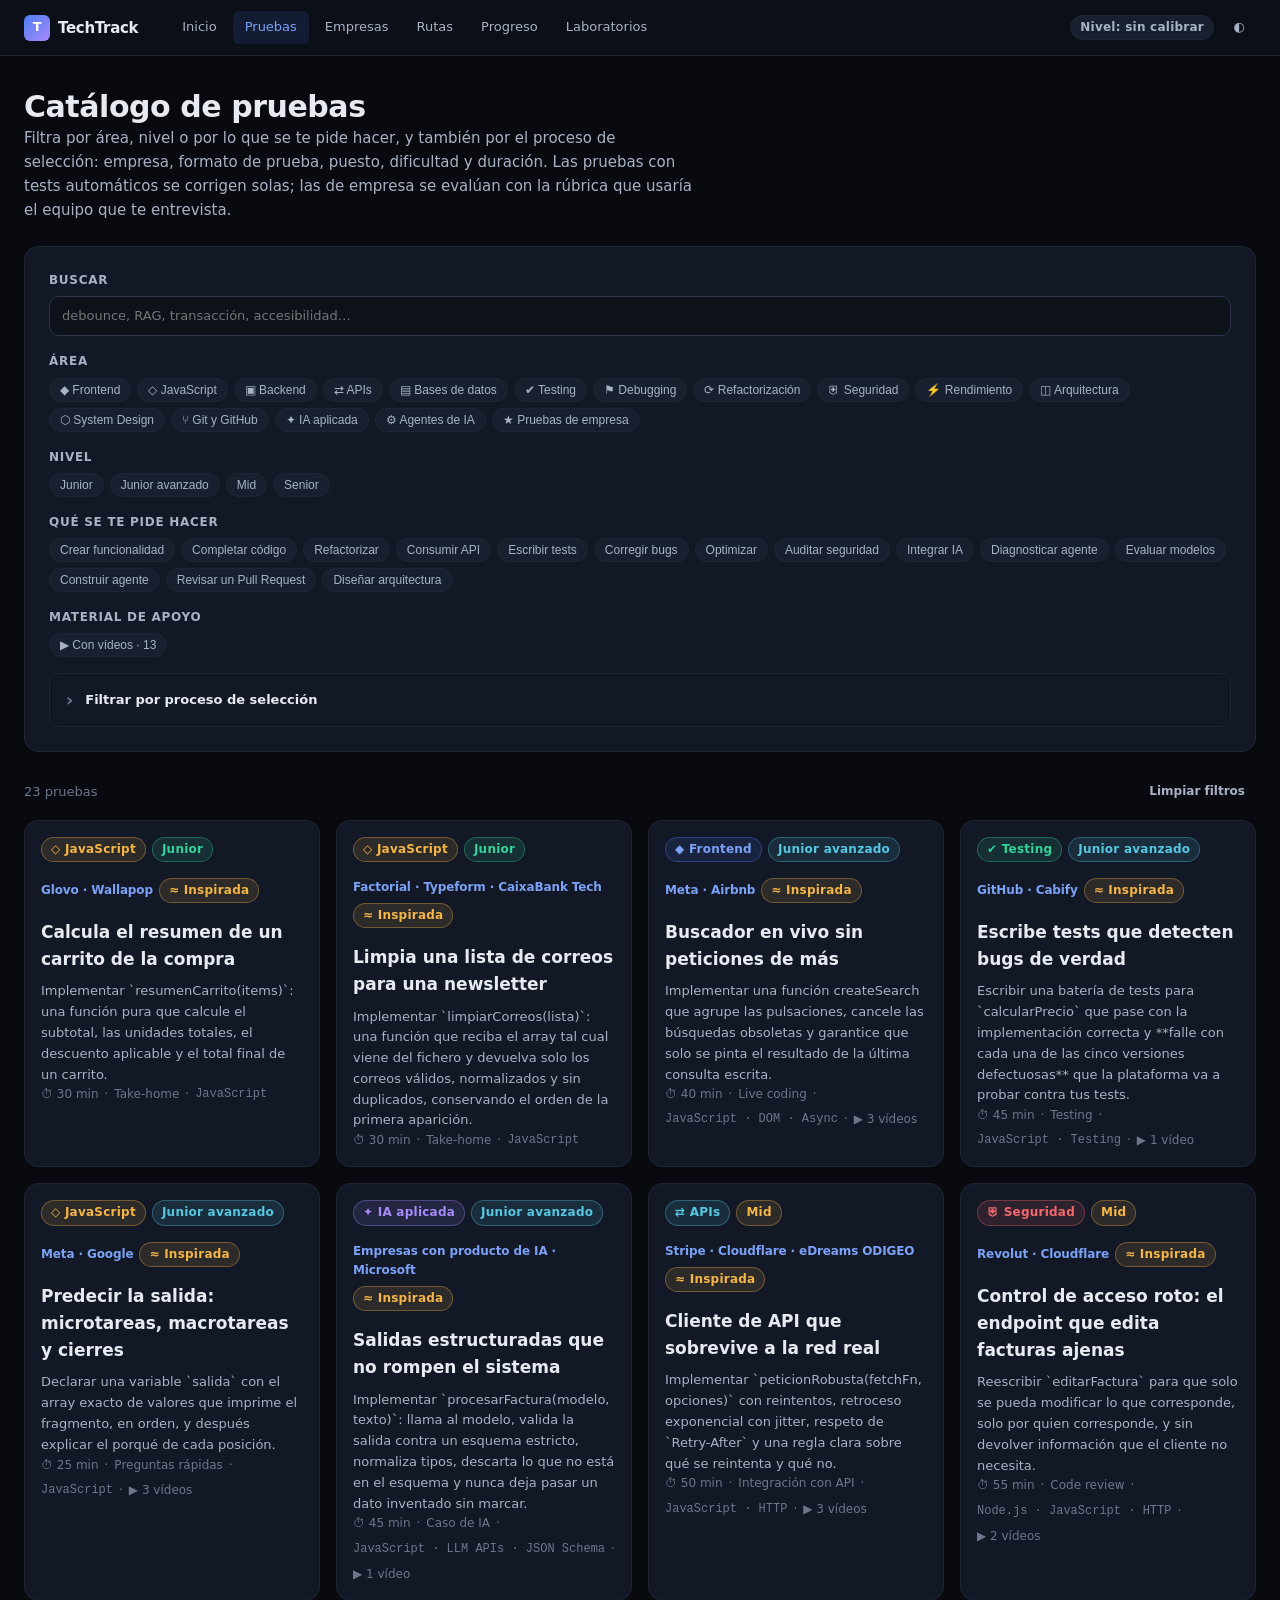
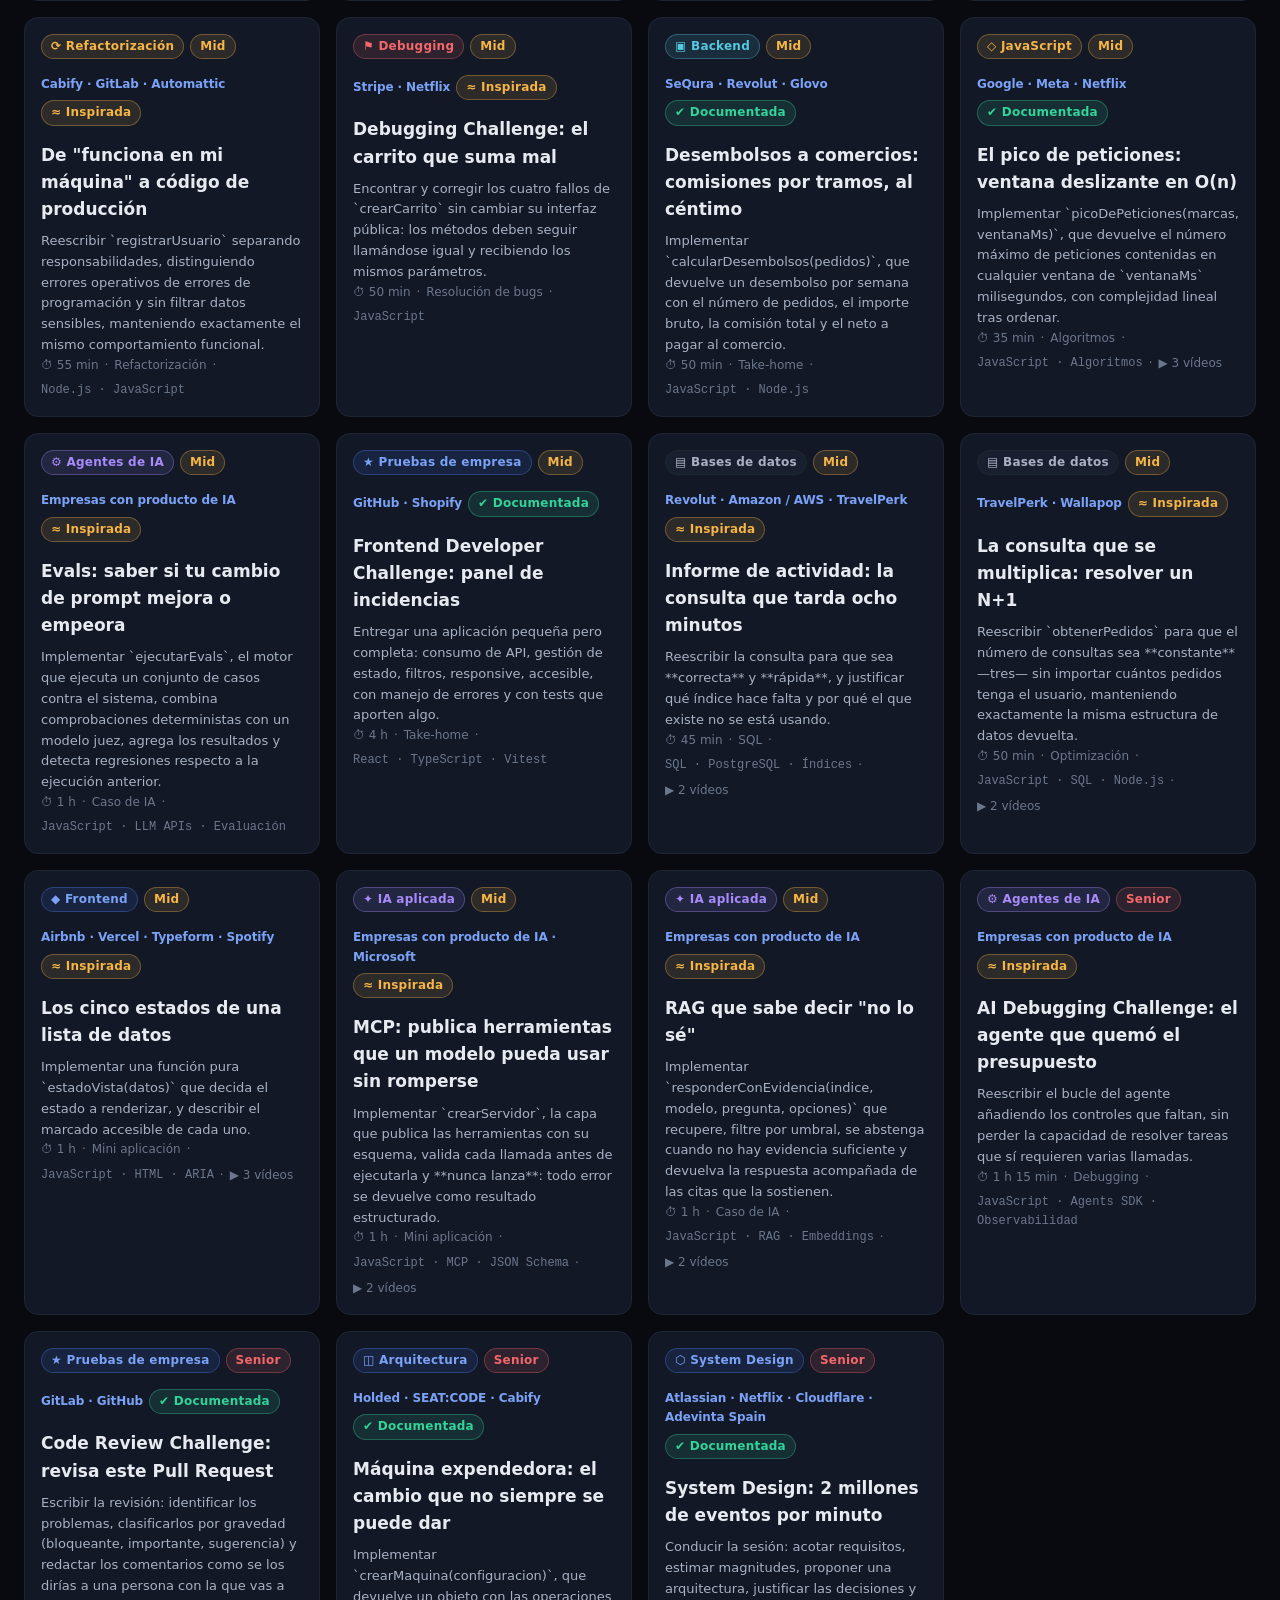
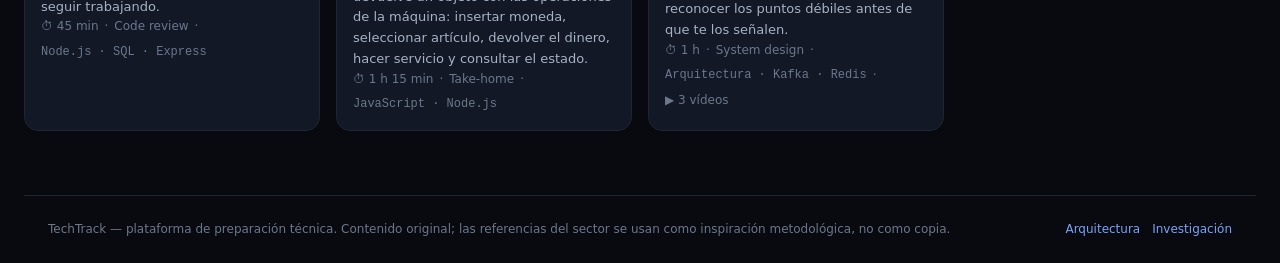
<file: catalogo.html>
<!DOCTYPE html>
<html lang="es">
<head>
<meta charset="UTF-8">
<meta name="viewport" content="width=device-width, initial-scale=1">
<title>Catálogo de pruebas — TechTrack</title>
<link rel="stylesheet" href="assets/css/theme.css">
<link rel="stylesheet" href="assets/css/app.css">
</head>
<body>

<main class="wrap" style="padding-top:var(--sp-6)">
  <h1>Catálogo de pruebas</h1>
  <p class="soft" style="max-width:70ch">
    Filtra por área, nivel o por lo que se te pide hacer, y también por el proceso de selección:
    empresa, formato de prueba, puesto, dificultad y duración. Las pruebas con tests automáticos se
    corrigen solas; las de empresa se evalúan con la rúbrica que usaría el equipo que te entrevista.
  </p>

  <div class="card" style="margin-top:var(--sp-5)">
    <div class="stack">
      <div>
        <label class="field-label" for="q">Buscar</label>
        <input class="input" id="q" type="search" placeholder="debounce, RAG, transacción, accesibilidad…" autocomplete="off">
      </div>
      <div>
        <span class="field-label">Área</span>
        <div class="row row-wrap" id="f-categorias" style="gap:6px"></div>
      </div>
      <div>
        <span class="field-label">Nivel</span>
        <div class="row row-wrap" id="f-niveles" style="gap:6px"></div>
      </div>
      <div>
        <span class="field-label">Qué se te pide hacer</span>
        <div class="row row-wrap" id="f-kinds" style="gap:6px"></div>
      </div>
      <div>
        <span class="field-label">Material de apoyo</span>
        <div class="row row-wrap" id="f-videos" style="gap:6px"></div>
      </div>

      <!-- Los ejes de empresa van agrupados y plegados: son cinco filtros
           más y, abiertos por defecto, empujarían el catálogo fuera de la
           pantalla en la primera visita. Se abren solos si la URL trae
           alguno de ellos (por ejemplo, al llegar desde una ficha). -->
      <details class="acc" id="filtros-empresa">
        <summary>Filtrar por proceso de selección</summary>
        <div class="acc-body stack">
          <div>
            <span class="field-label">Empresa</span>
            <div class="row row-wrap" id="f-empresas" style="gap:6px"></div>
          </div>
          <div>
            <span class="field-label">Formato de la prueba</span>
            <div class="row row-wrap" id="f-formatos" style="gap:6px"></div>
          </div>
          <div>
            <span class="field-label">Tipo de puesto</span>
            <div class="row row-wrap" id="f-roles" style="gap:6px"></div>
          </div>
          <div>
            <span class="field-label">Dificultad</span>
            <div class="row row-wrap" id="f-dificultad" style="gap:6px"></div>
          </div>
          <div>
            <span class="field-label">Duración</span>
            <div class="row row-wrap" id="f-duracion" style="gap:6px"></div>
          </div>
          <div>
            <span class="field-label">Evidencia</span>
            <div class="row row-wrap" id="f-evidencia" style="gap:6px"></div>
            <p class="tiny muted" style="margin:var(--sp-2) 0 0">
              <strong>Documentada:</strong> hay evidencia pública de que la empresa usa una prueba así.
              <strong>Inspirada:</strong> construida a partir de su pila, su puesto y su proceso conocido,
              sin afirmar que sea suya.
            </p>
          </div>
        </div>
      </details>
    </div>
  </div>

  <div class="row" style="margin:var(--sp-5) 0 var(--sp-3)">
    <span class="small muted" id="contador"></span>
    <span class="spacer"></span>
    <button class="btn btn-sm btn-ghost" id="limpiar">Limpiar filtros</button>
  </div>

  <div class="grid grid-3" id="resultados"></div>

  <div id="pie"></div>
</main>

<script src="assets/js/core/registry.js"></script>
<script src="assets/js/core/store.js"></script>
<script src="assets/js/core/sandbox.js"></script>
<script src="assets/js/core/ui.js"></script>
<script src="assets/js/pages/catalogo.js"></script>
</body>
</html>
</file>
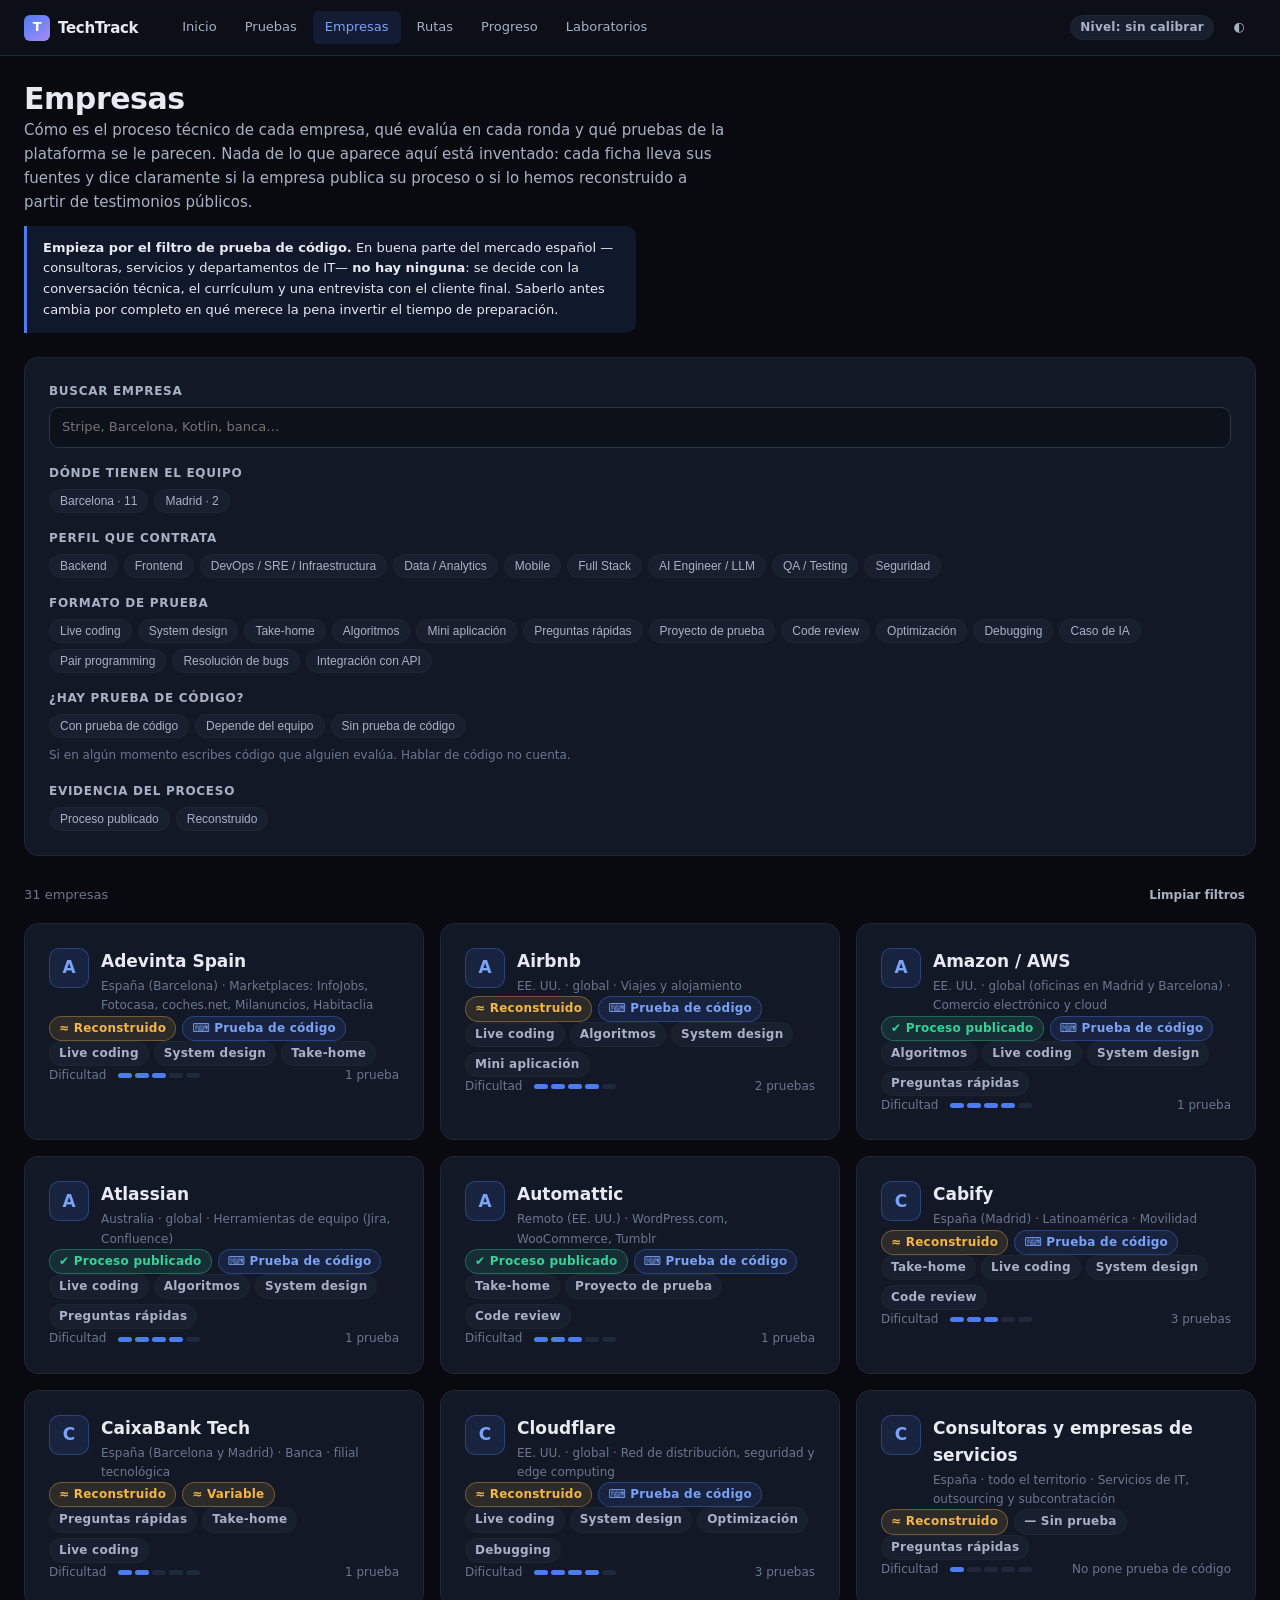
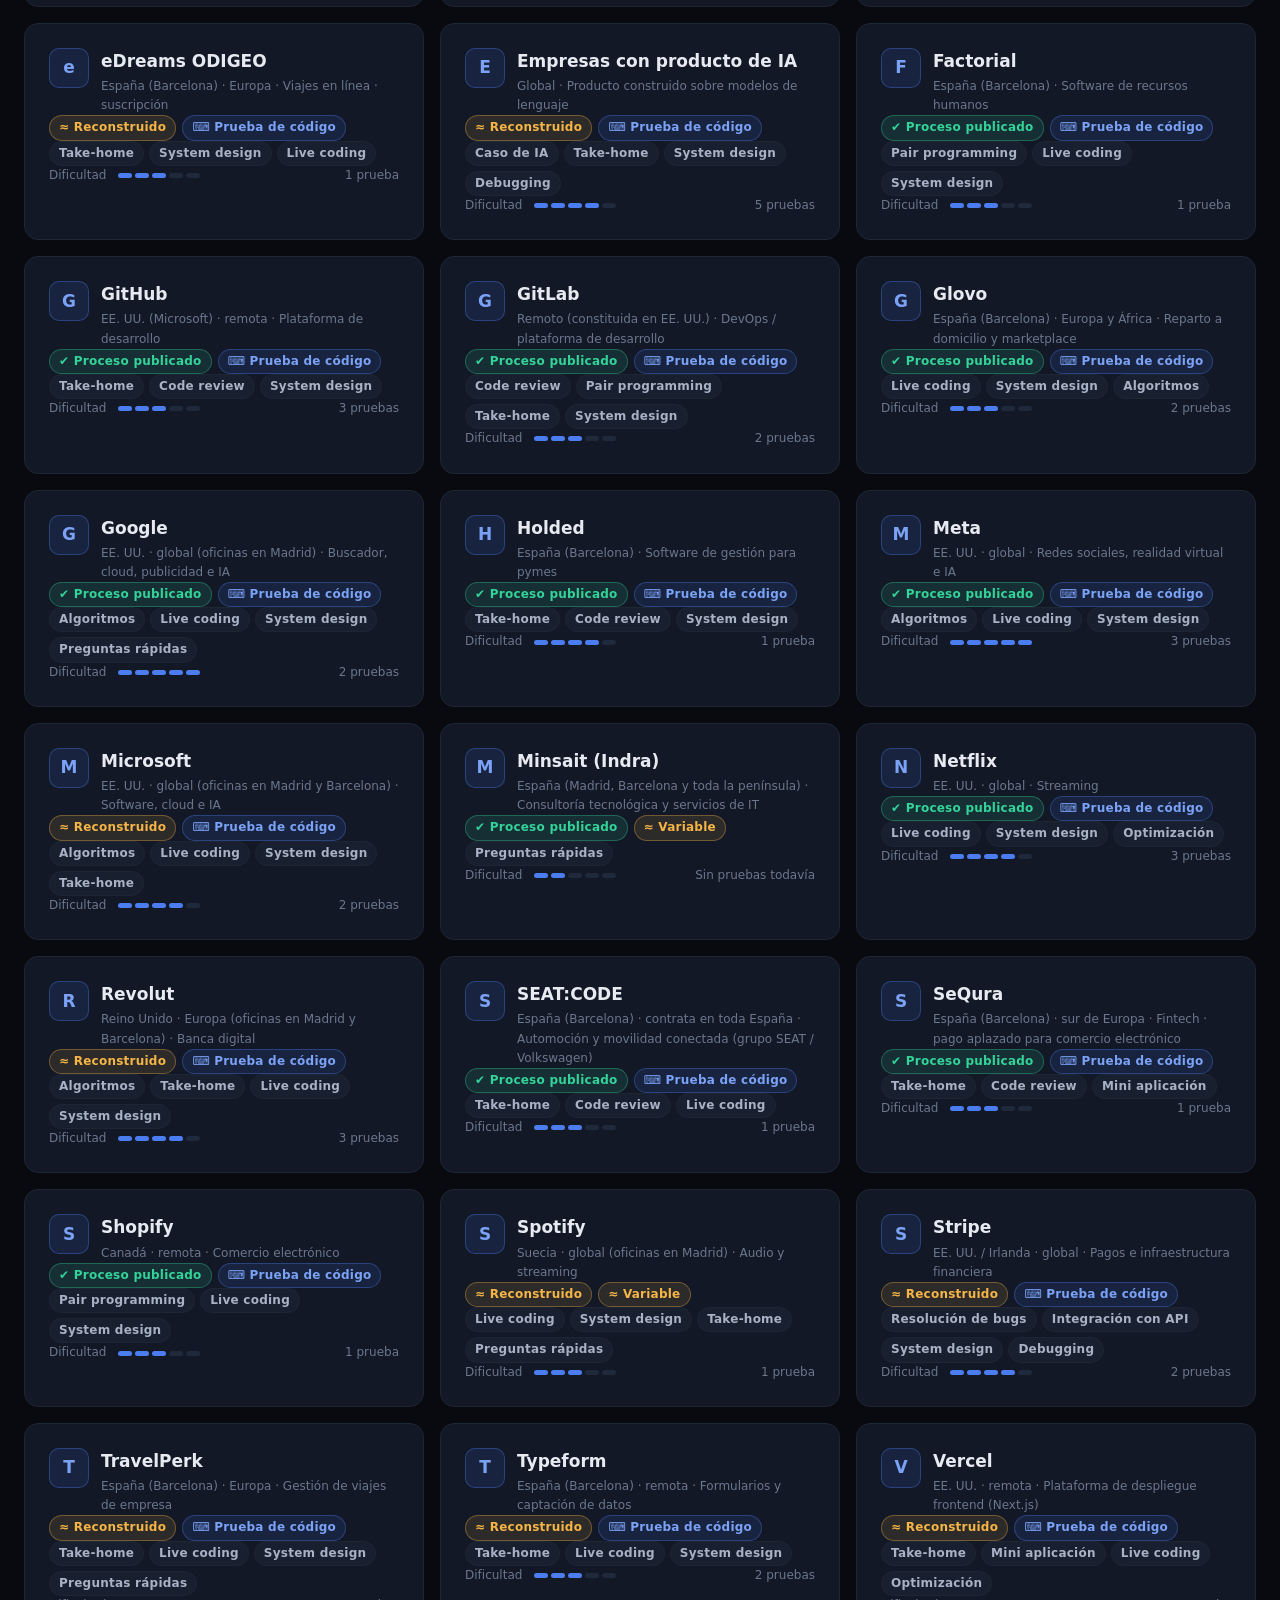
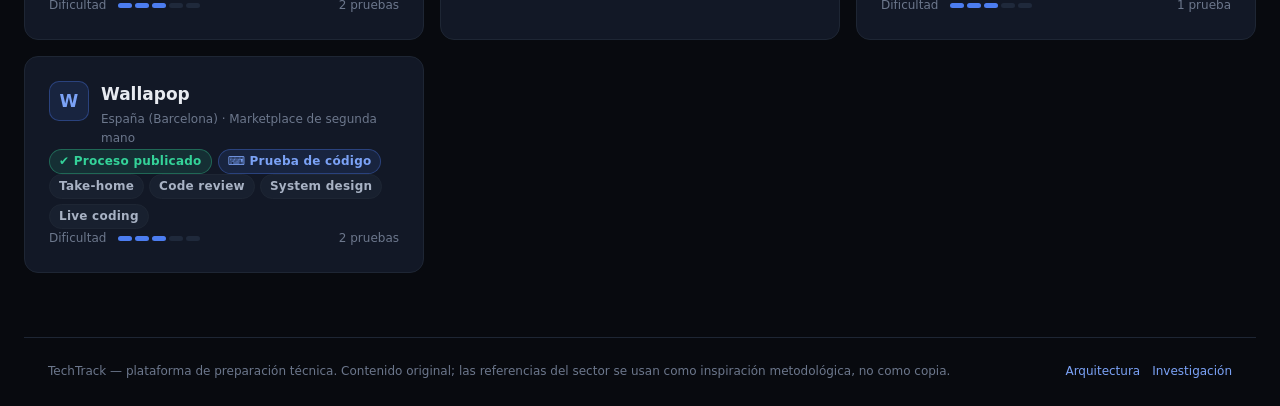
<file: empresas.html>
<!DOCTYPE html>
<html lang="es">
<head>
<meta charset="UTF-8">
<meta name="viewport" content="width=device-width, initial-scale=1">
<title>Empresas — TechTrack</title>
<link rel="stylesheet" href="assets/css/theme.css">
<link rel="stylesheet" href="assets/css/app.css">
</head>
<body>

<main class="wrap" style="padding-top:var(--sp-5)" id="app">
  <p class="muted small">Cargando empresas…</p>
</main>

<script src="assets/js/core/registry.js"></script>
<script src="assets/js/core/store.js"></script>
<script src="assets/js/core/sandbox.js"></script>
<script src="assets/js/core/ui.js"></script>
<script src="assets/js/pages/empresas.js"></script>
</body>
</html>
</file>
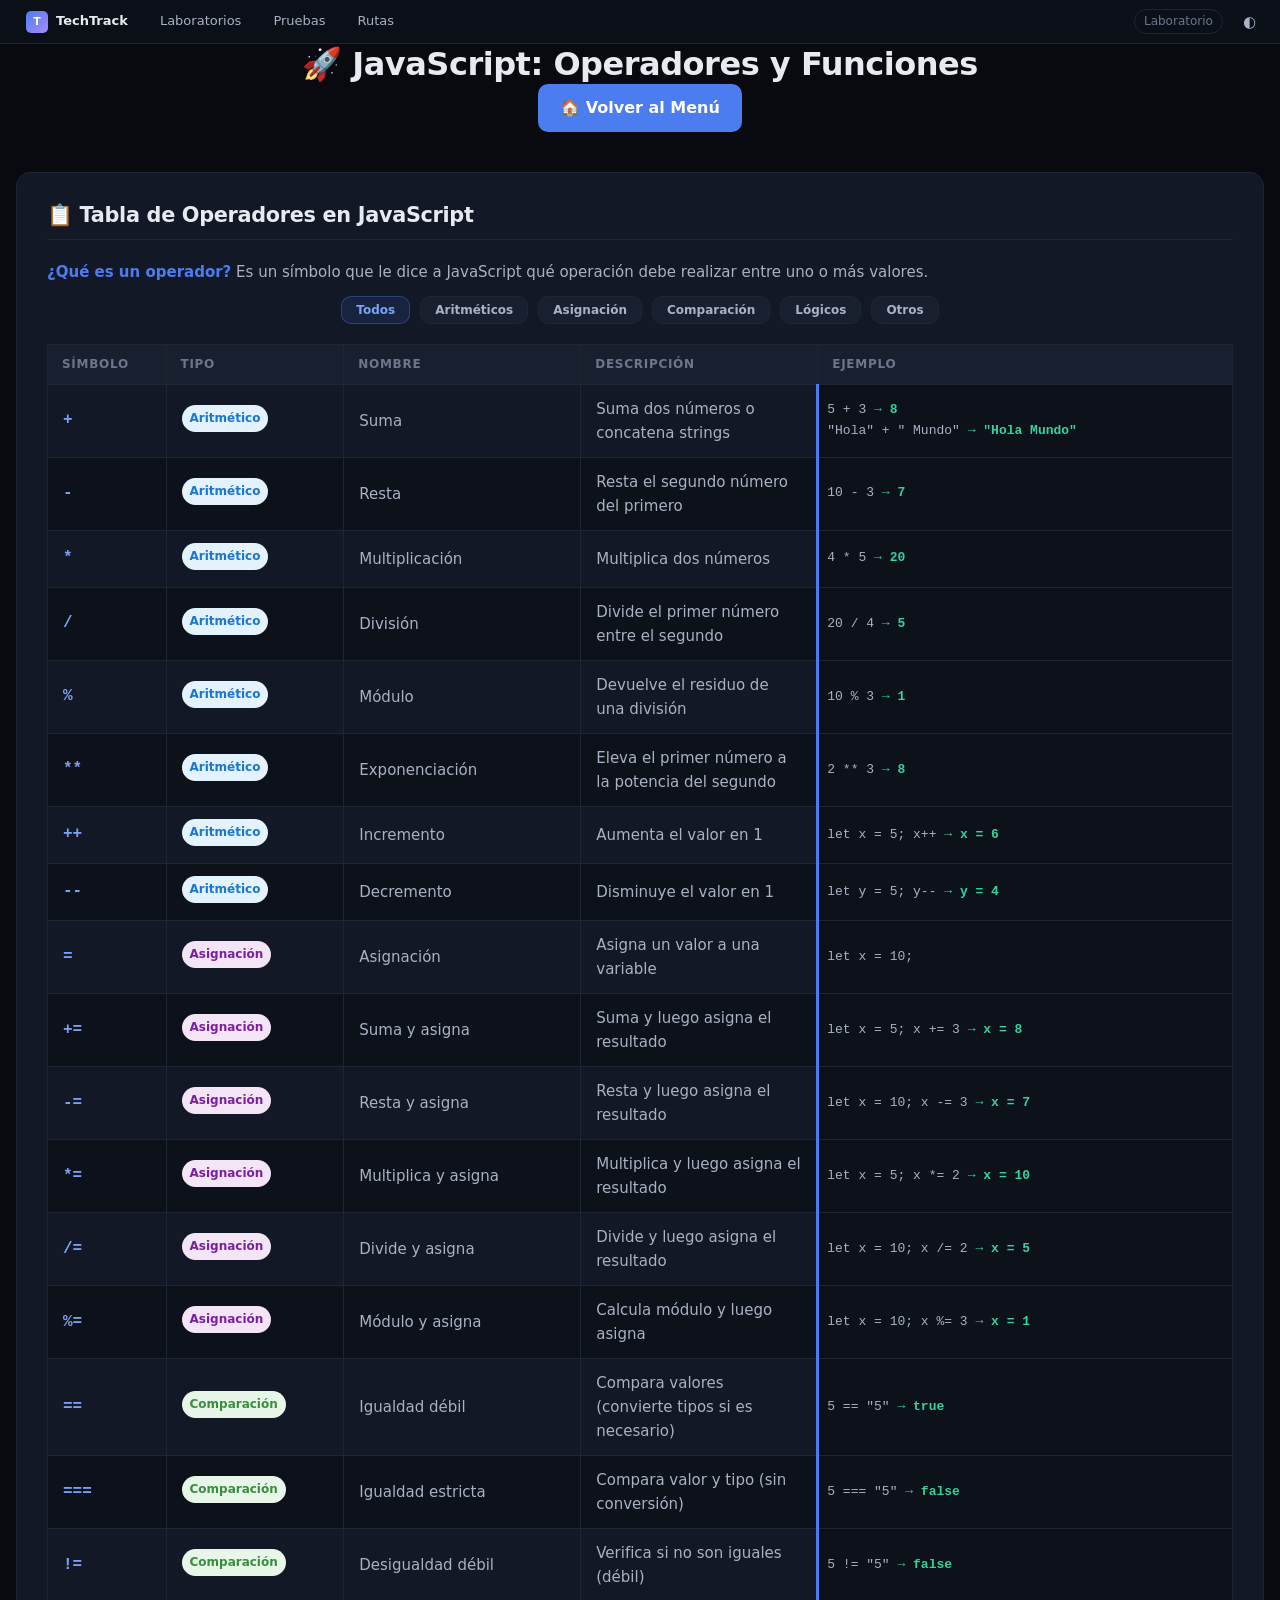
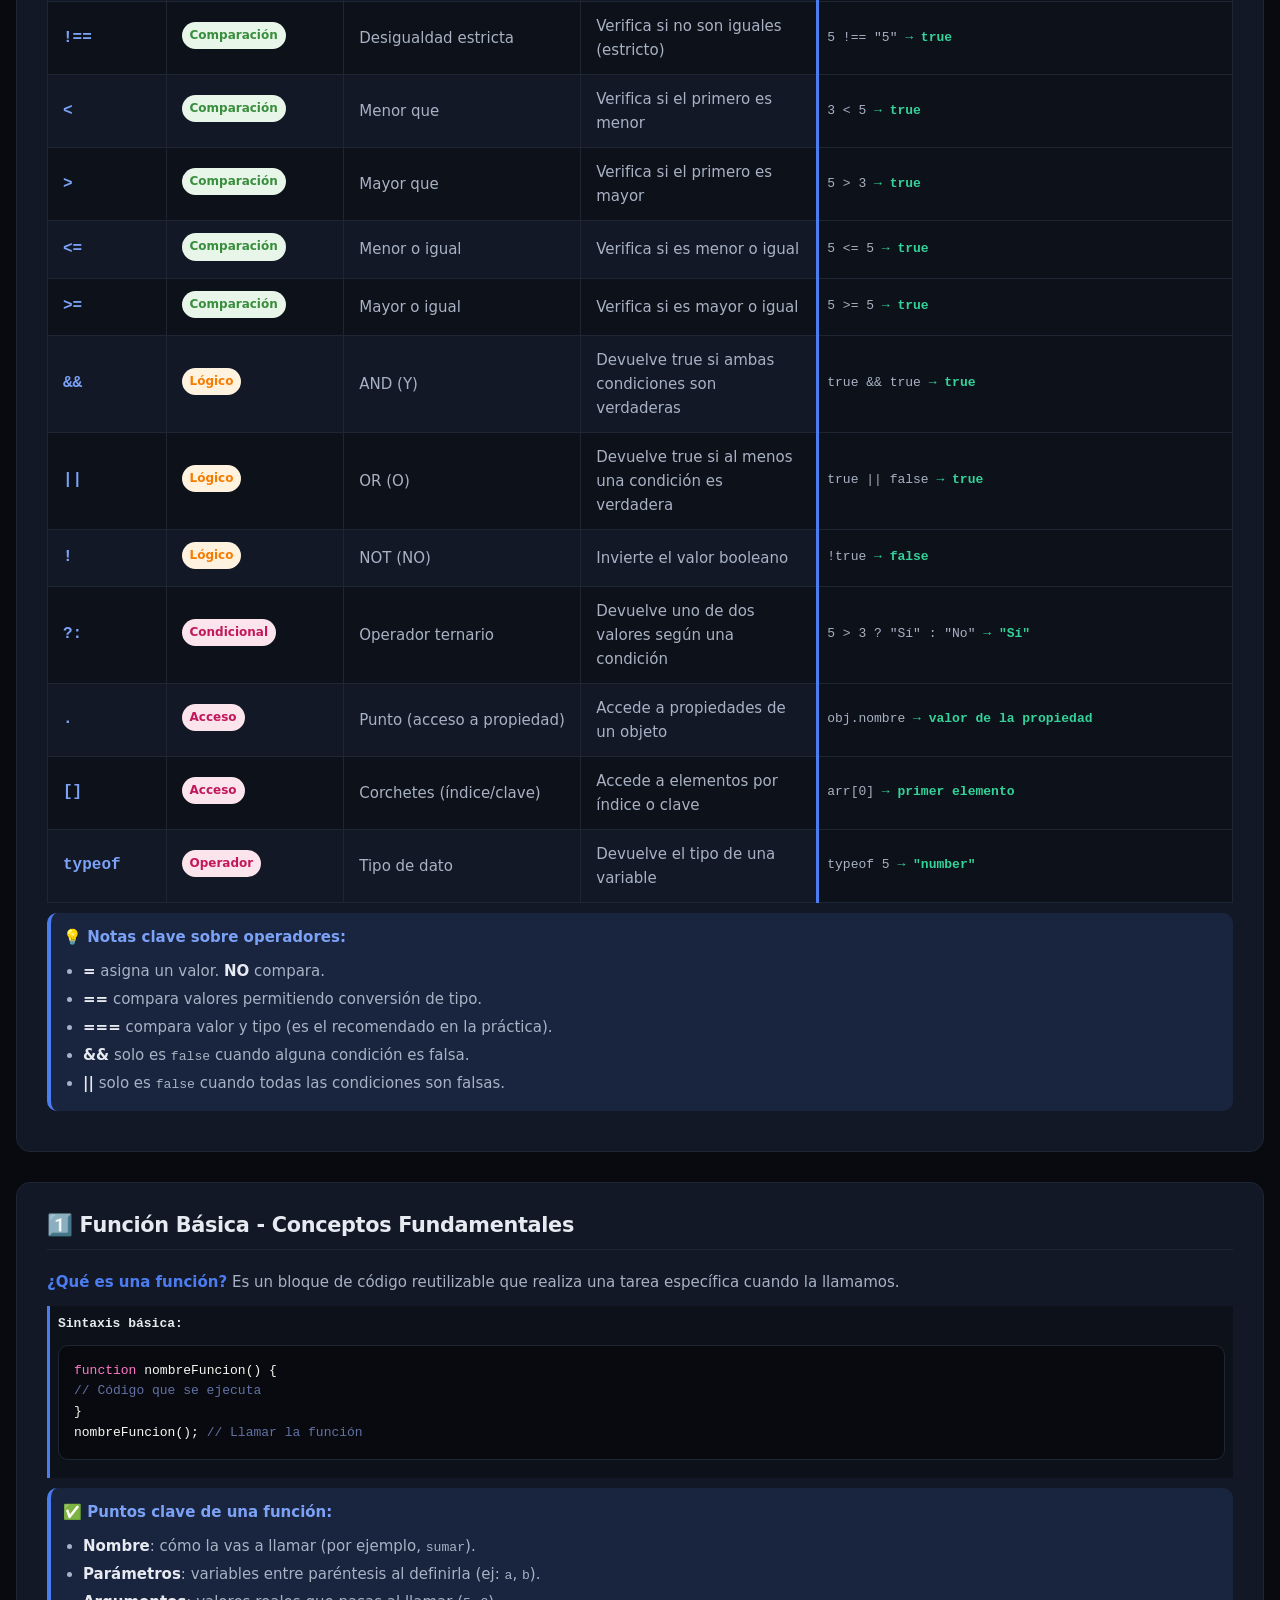
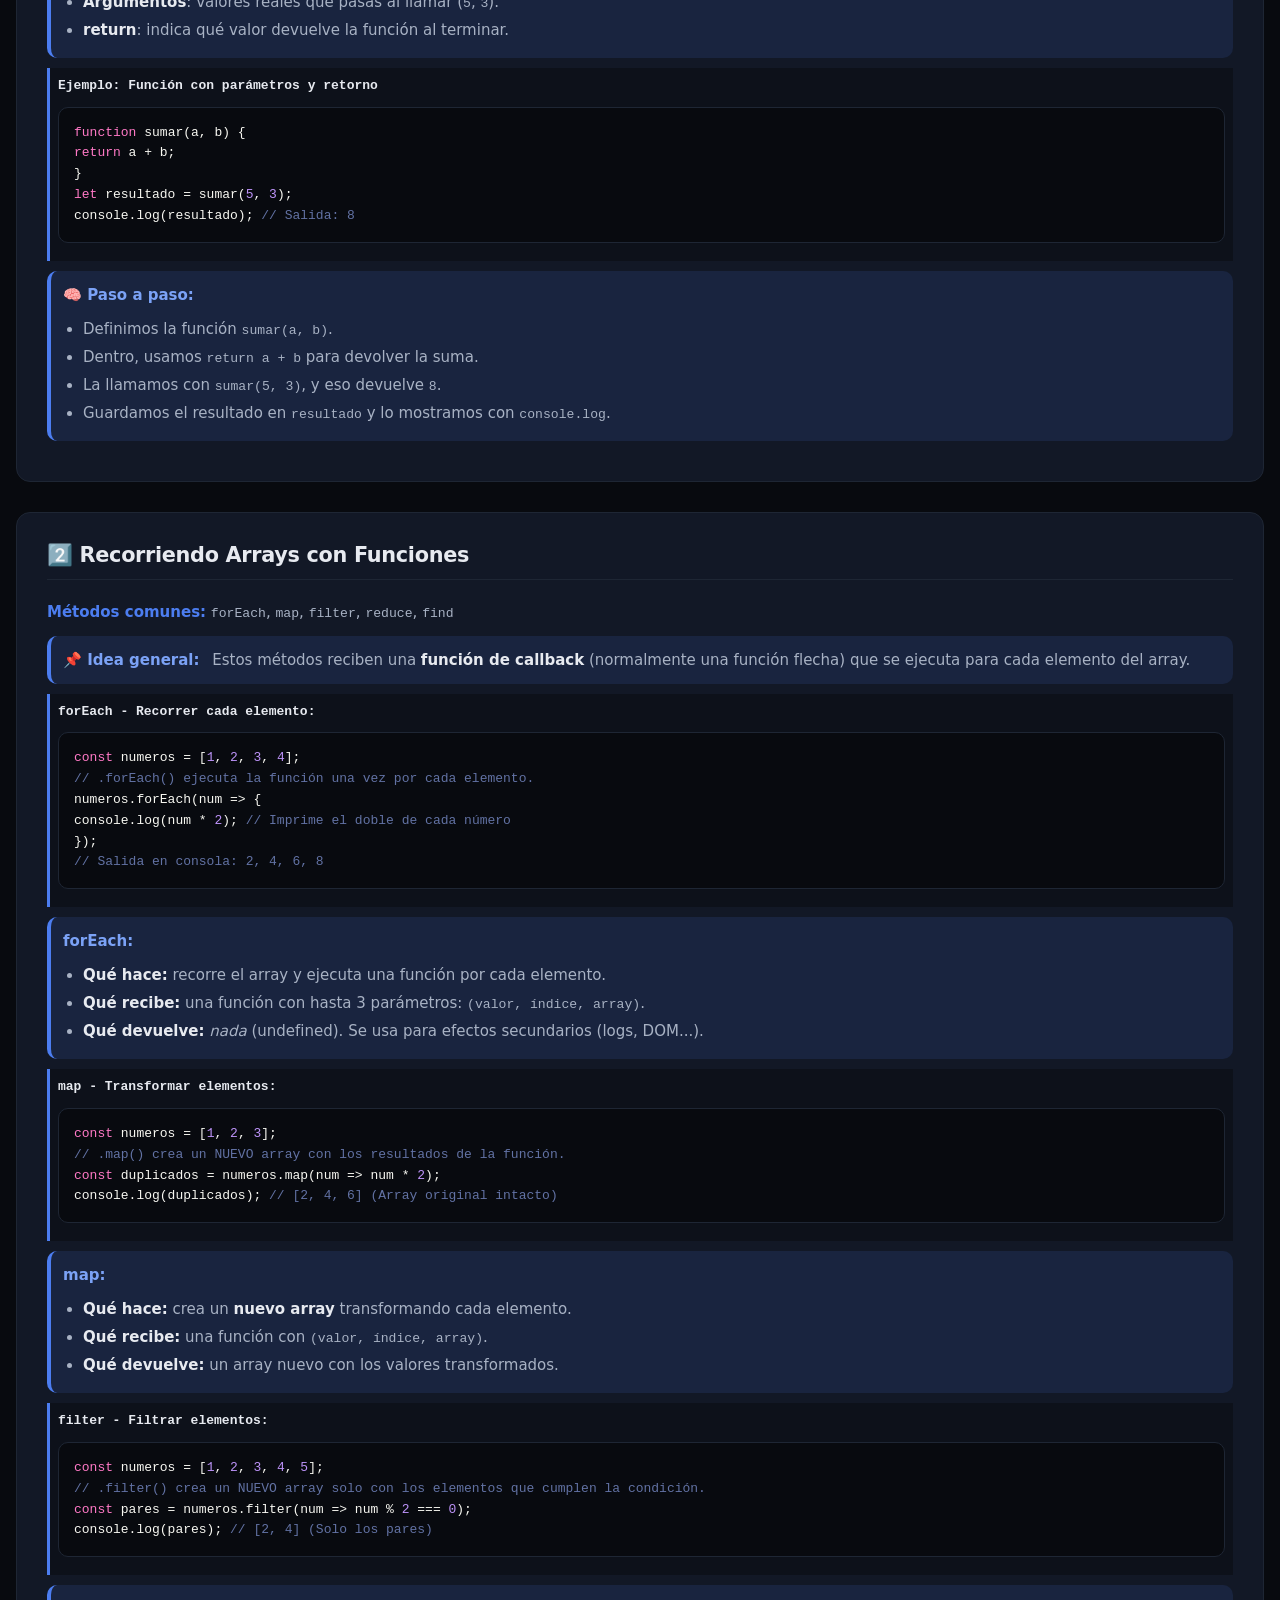
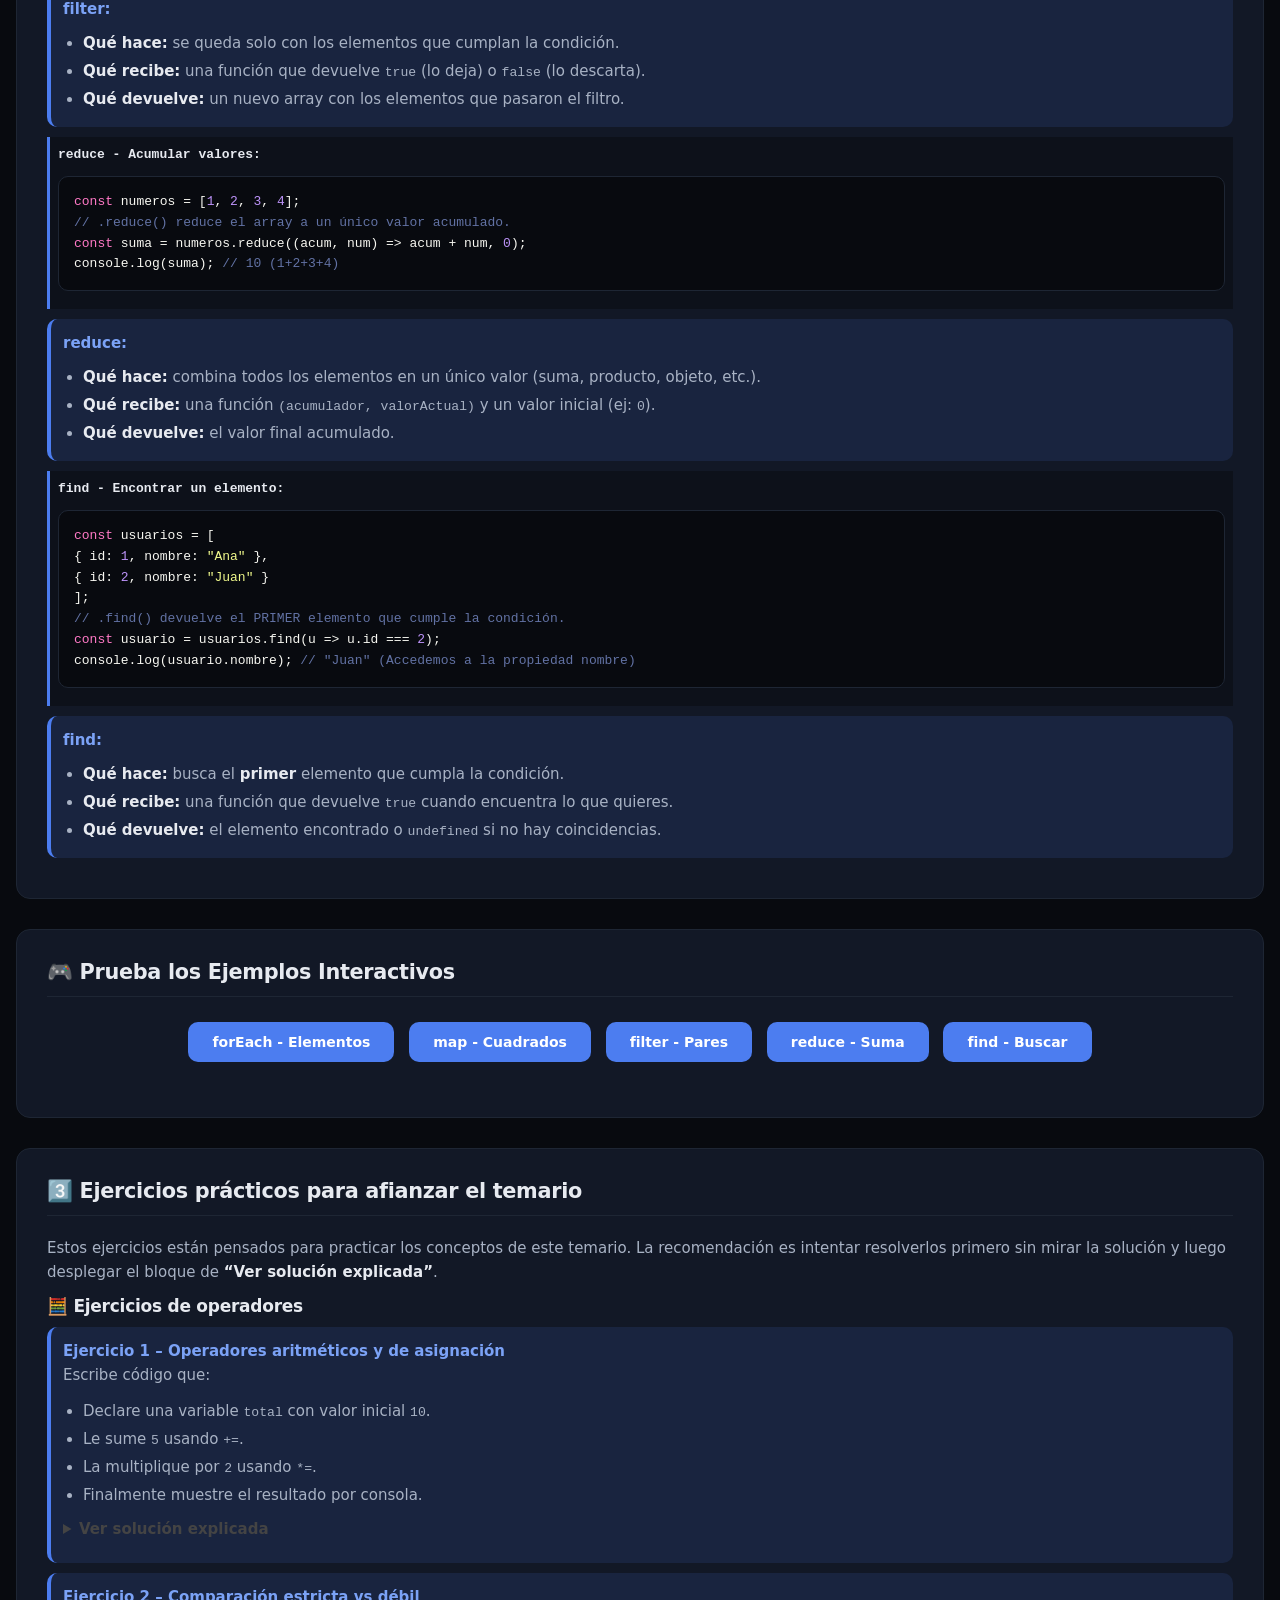
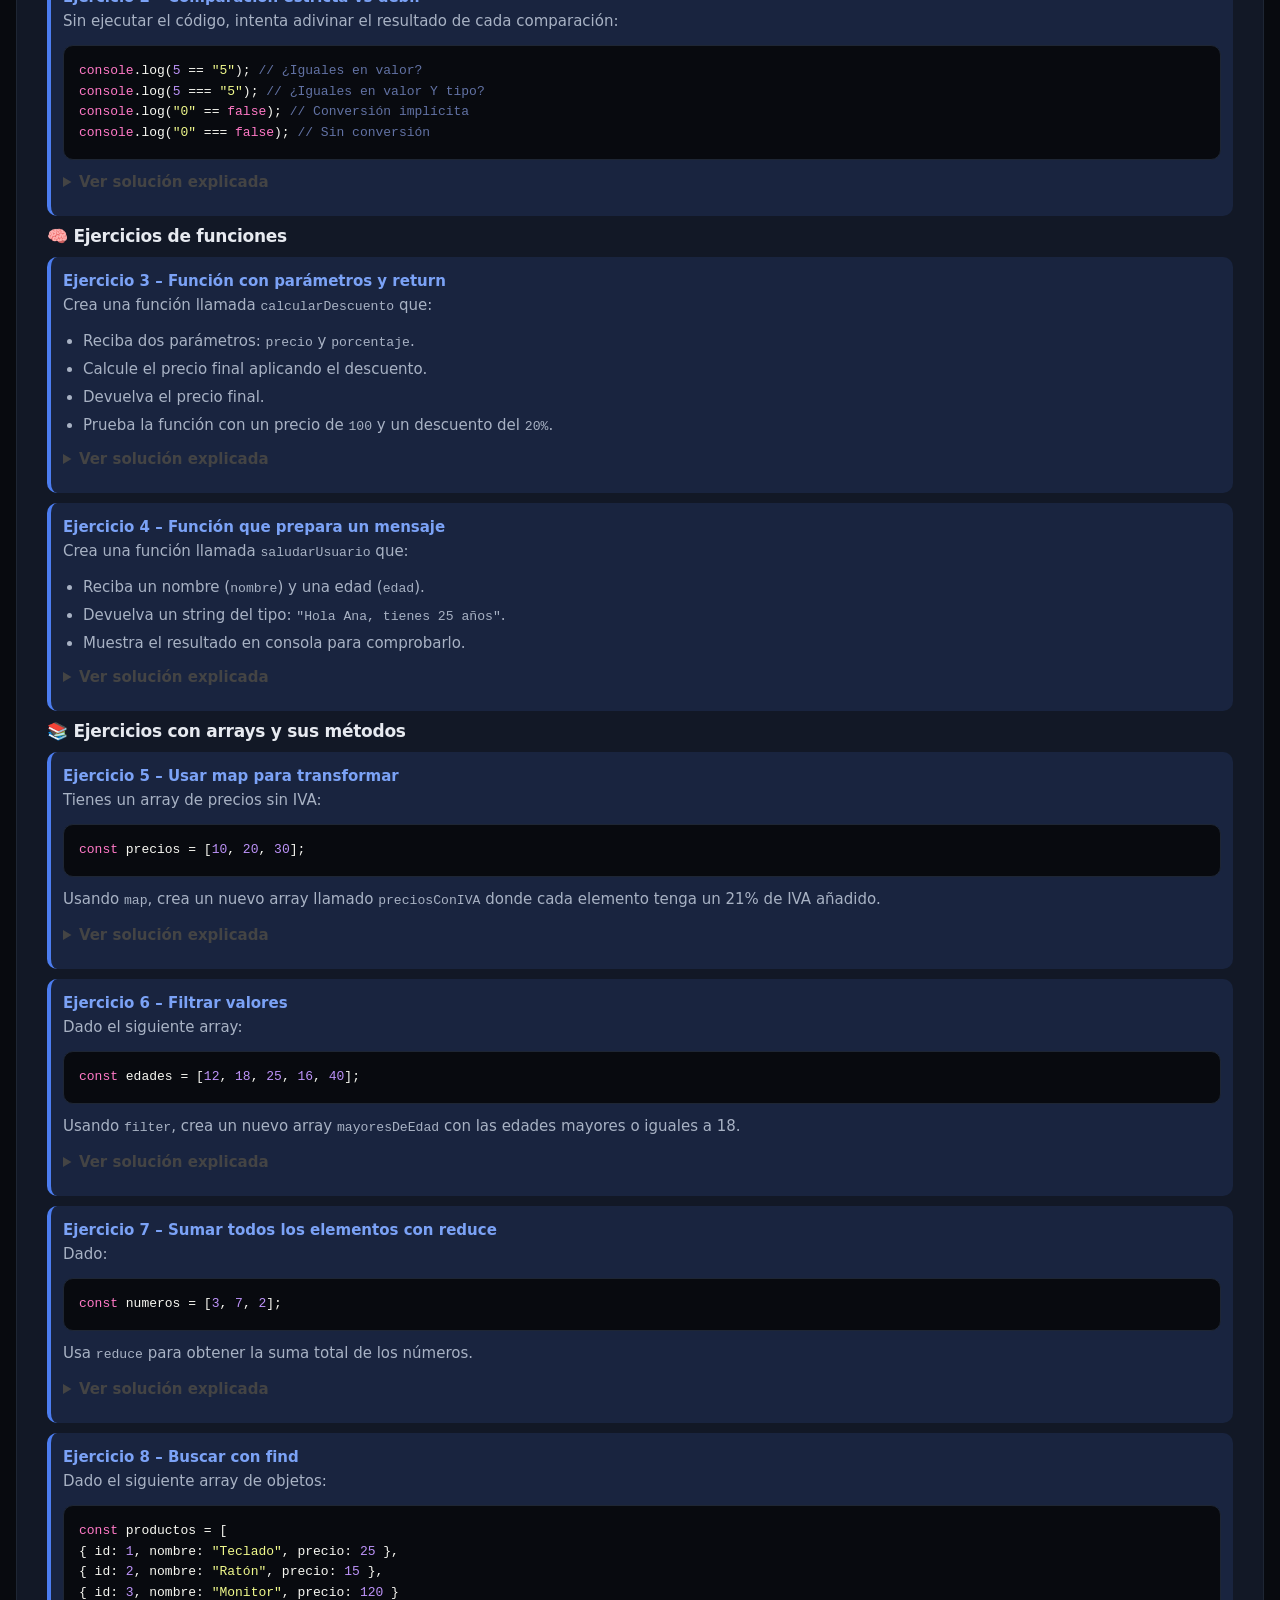
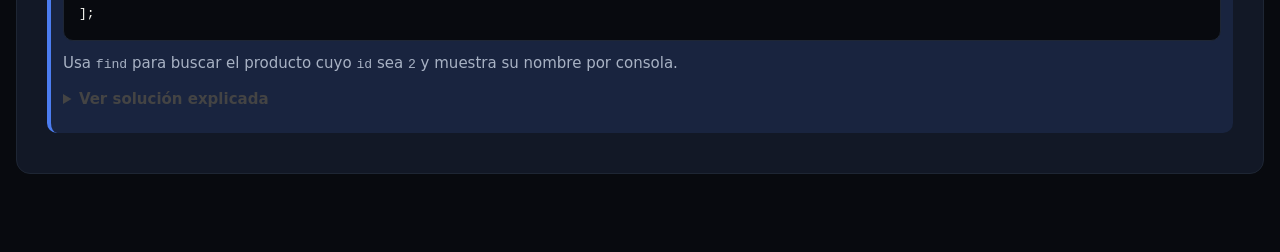
<file: fundamentos.html>
<!DOCTYPE html>
<html lang="es" data-lab="fundamentos">
<head>
    <meta charset="UTF-8">
    <meta name="viewport" content="width=device-width, initial-scale=1.0">
    <title>Funciones en JavaScript y Operadores</title>
    <style>
        * {
            margin: 0;
            padding: 0;
            box-sizing: border-box;
        }
        
        body {
            font-family: 'Segoe UI', Tahoma, Geneva, Verdana, sans-serif;
            background: linear-gradient(135deg, #667eea 0%, #764ba2 100%);
            padding: 40px 20px;
            min-height: 100vh;
        }
        
        .container {
            max-width: 1400px;
            margin: 0 auto;
        }
        
        h1 {
            color: white;
            text-align: center;
            margin-bottom: 40px;
            font-size: 2.5em;
        }

        .nav-cta {
            text-align: center;
            margin-bottom: 40px;
        }

        .btn-cta {
            display: inline-block;
            background: #ff9800;
            color: white;
            text-decoration: none;
            padding: 15px 30px;
            font-size: 1.2em;
            border-radius: 50px;
            box-shadow: 0 5px 15px rgba(0,0,0,0.2);
            transition: transform 0.2s, box-shadow 0.2s;
            font-weight: bold;
        }

        .btn-cta:hover {
            transform: translateY(-3px);
            box-shadow: 0 8px 20px rgba(0,0,0,0.3);
            background: #f57c00;
        }
        
        .seccion {
            background: white;
            border-radius: 10px;
            padding: 30px;
            margin-bottom: 30px;
            box-shadow: 0 10px 40px rgba(0, 0, 0, 0.2);
        }
        
        .seccion h2 {
            color: #667eea;
            border-bottom: 3px solid #667eea;
            padding-bottom: 10px;
            margin-bottom: 20px;
            font-size: 1.8em;
        }
        
        .filter-buttons {
            display: flex;
            gap: 10px;
            margin-bottom: 20px;
            flex-wrap: wrap;
            justify-content: center;
        }
        
        .filter-btn {
            padding: 10px 18px;
            border: 2px solid #667eea;
            background: white;
            color: #667eea;
            border-radius: 5px;
            cursor: pointer;
            transition: all 0.3s;
            font-weight: 600;
            font-size: 14px;
        }
        
        .filter-btn:hover {
            background: #667eea;
            color: white;
        }
        
        .filter-btn.active {
            background: #667eea;
            color: white;
        }
        
        table {
            width: 100%;
            border-collapse: collapse;
            margin-top: 20px;
        }
        
        thead {
            background: #667eea;
            color: white;
        }
        
        th {
            padding: 15px;
            text-align: left;
            font-weight: 600;
            border: 1px solid #ddd;
        }
        
        td {
            padding: 12px 15px;
            border: 1px solid #ddd;
        }
        
        tbody tr:hover {
            background: #f5f5f5;
        }
        
        .simbolo {
            font-family: 'Courier New', monospace;
            font-weight: bold;
            color: #764ba2;
            font-size: 16px;
        }
        
        .categoria {
            display: inline-block;
            padding: 4px 8px;
            border-radius: 3px;
            font-size: 12px;
            font-weight: 600;
            margin-bottom: 5px;
        }
        
        .categoria.aritmetico {
            background: #e3f2fd;
            color: #1976d2;
        }
        
        .categoria.asignacion {
            background: #f3e5f5;
            color: #7b1fa2;
        }
        
        .categoria.comparacion {
            background: #e8f5e9;
            color: #388e3c;
        }
        
        .categoria.logico {
            background: #fff3e0;
            color: #f57c00;
        }
        
        .categoria.otro {
            background: #fce4ec;
            color: #c2185b;
        }
        
        .ejemplo {
            background: #f9f9f9;
            border-left: 3px solid #667eea;
            padding: 8px;
            margin-top: 5px;
            font-family: 'Courier New', monospace;
            font-size: 13px;
            color: #333;
        }
        
        .resultado {
            color: #388e3c;
            font-weight: 600;
        }
        
        tr.hidden {
            display: none;
        }

        .codigo {
            background: #2d2d2d;
            color: #f8f8f2;
            padding: 15px;
            border-radius: 5px;
            font-family: 'Courier New', monospace;
            font-size: 13px;
            margin: 10px 0;
            overflow-x: auto;
        }
        
        .codigo-linea {
            line-height: 1.6;
            display: block;
        }
        
        .palabra-clave {
            color: #ff79c6;
        }
        
        .string {
            color: #f1fa8c;
        }
        
        .numero {
            color: #bd93f9;
        }
        
        .comentario {
            color: #6272a4;
        }

        .boton-interactivo {
            background: #667eea;
            color: white;
            border: none;
            padding: 12px 24px;
            border-radius: 5px;
            cursor: pointer;
            font-size: 14px;
            font-weight: 600;
            margin: 5px;
            transition: all 0.3s;
        }
        
        .boton-interactivo:hover {
            background: #764ba2;
            transform: translateY(-2px);
            box-shadow: 0 5px 15px rgba(0, 0, 0, 0.2);
        }

        .resultado-ejecutar {
            background: #e8f5e9;
            border-left: 4px solid #4caf50;
            padding: 15px;
            margin: 15px 0;
            border-radius: 5px;
            font-family: 'Courier New', monospace;
            color: #2e7d32;
            font-weight: 500;
            min-height: 60px;
            display: none;
            line-height: 1.8;
        }

        .resultado-ejecutar.mostrar {
            display: block;
        }

        .punto {
            color: #667eea;
            font-weight: bold;
        }

        .paso {
            background: #e3f2fd;
            border-left: 4px solid #1976d2;
            padding: 12px;
            margin: 10px 0;
            border-radius: 3px;
        }
        
        .paso-numero {
            font-weight: bold;
            color: #1976d2;
            margin-right: 8px;
        }

        ul {
            margin-top: 10px;
            padding-left: 20px;
        }

        ul li {
            margin-bottom: 4px;
        }

        details {
            margin-top: 10px;
            margin-bottom: 10px;
        }

        details summary {
            cursor: pointer;
            font-weight: 600;
            color: #444;
        }

        details summary:hover {
            color: #000;
        }
        @media (max-width: 768px) {
            body { padding: 10px; }
            h1 { font-size: 1.8em; margin-bottom: 20px; }
            .seccion { padding: 15px; }
            .btn-cta { width: 100%; text-align: center; }
            .filter-buttons { flex-direction: column; }
            .filter-btn { width: 100%; }
        }
    </style>
    <link rel="stylesheet" href="assets/css/theme.css">
    <link rel="stylesheet" href="assets/css/lab-skin.css">
    <script src="assets/js/lab-nav.js"></script>
</head>
<body>
    <div class="container">
        <h1>🚀 JavaScript: Operadores y Funciones</h1>
        
        <div class="nav-cta">
            <a href="index.html" class="btn-cta">🏠 Volver al Menú</a>
        </div>

        <!-- TABLA DE OPERADORES -->
        <div class="seccion">
            <h2>📋 Tabla de Operadores en JavaScript</h2>

            <p>
                <span class="punto">¿Qué es un operador?</span>
                Es un símbolo que le dice a JavaScript qué operación debe realizar entre uno o más valores.
            </p>
            
            <div class="filter-buttons">
                <button class="filter-btn active" onclick="filtrarTabla('todos', this)">Todos</button>
                <button class="filter-btn" onclick="filtrarTabla('aritmetico', this)">Aritméticos</button>
                <button class="filter-btn" onclick="filtrarTabla('asignacion', this)">Asignación</button>
                <button class="filter-btn" onclick="filtrarTabla('comparacion', this)">Comparación</button>
                <button class="filter-btn" onclick="filtrarTabla('logico', this)">Lógicos</button>
                <button class="filter-btn" onclick="filtrarTabla('otro', this)">Otros</button>
            </div>
            
            <table>
                <thead>
                    <tr>
                        <th style="width: 10%;">Símbolo</th>
                        <th style="width: 15%;">Tipo</th>
                        <th style="width: 20%;">Nombre</th>
                        <th style="width: 20%;">Descripción</th>
                        <th style="width: 35%;">Ejemplo</th>
                    </tr>
                </thead>
                <tbody id="tbody">
                    <!-- Aritméticos -->
                    <tr data-categoria="aritmetico">
                        <td class="simbolo">+</td>
                        <td><span class="categoria aritmetico">Aritmético</span></td>
                        <td>Suma</td>
                        <td>Suma dos números o concatena strings</td>
                        <td class="ejemplo">5 + 3 <span class="resultado">→ 8</span><br>"Hola" + " Mundo" <span class="resultado">→ "Hola Mundo"</span></td>
                    </tr>
                    
                    <tr data-categoria="aritmetico">
                        <td class="simbolo">-</td>
                        <td><span class="categoria aritmetico">Aritmético</span></td>
                        <td>Resta</td>
                        <td>Resta el segundo número del primero</td>
                        <td class="ejemplo">10 - 3 <span class="resultado">→ 7</span></td>
                    </tr>
                    
                    <tr data-categoria="aritmetico">
                        <td class="simbolo">*</td>
                        <td><span class="categoria aritmetico">Aritmético</span></td>
                        <td>Multiplicación</td>
                        <td>Multiplica dos números</td>
                        <td class="ejemplo">4 * 5 <span class="resultado">→ 20</span></td>
                    </tr>
                    
                    <tr data-categoria="aritmetico">
                        <td class="simbolo">/</td>
                        <td><span class="categoria aritmetico">Aritmético</span></td>
                        <td>División</td>
                        <td>Divide el primer número entre el segundo</td>
                        <td class="ejemplo">20 / 4 <span class="resultado">→ 5</span></td>
                    </tr>
                    
                    <tr data-categoria="aritmetico">
                        <td class="simbolo">%</td>
                        <td><span class="categoria aritmetico">Aritmético</span></td>
                        <td>Módulo</td>
                        <td>Devuelve el residuo de una división</td>
                        <td class="ejemplo">10 % 3 <span class="resultado">→ 1</span></td>
                    </tr>
                    
                    <tr data-categoria="aritmetico">
                        <td class="simbolo">**</td>
                        <td><span class="categoria aritmetico">Aritmético</span></td>
                        <td>Exponenciación</td>
                        <td>Eleva el primer número a la potencia del segundo</td>
                        <td class="ejemplo">2 ** 3 <span class="resultado">→ 8</span></td>
                    </tr>
                    
                    <tr data-categoria="aritmetico">
                        <td class="simbolo">++</td>
                        <td><span class="categoria aritmetico">Aritmético</span></td>
                        <td>Incremento</td>
                        <td>Aumenta el valor en 1</td>
                        <td class="ejemplo">let x = 5; x++ <span class="resultado">→ x = 6</span></td>
                    </tr>
                    
                    <tr data-categoria="aritmetico">
                        <td class="simbolo">--</td>
                        <td><span class="categoria aritmetico">Aritmético</span></td>
                        <td>Decremento</td>
                        <td>Disminuye el valor en 1</td>
                        <td class="ejemplo">let y = 5; y-- <span class="resultado">→ y = 4</span></td>
                    </tr>
                    
                    <!-- Asignación -->
                    <tr data-categoria="asignacion">
                        <td class="simbolo">=</td>
                        <td><span class="categoria asignacion">Asignación</span></td>
                        <td>Asignación</td>
                        <td>Asigna un valor a una variable</td>
                        <td class="ejemplo">let x = 10;</td>
                    </tr>
                    
                    <tr data-categoria="asignacion">
                        <td class="simbolo">+=</td>
                        <td><span class="categoria asignacion">Asignación</span></td>
                        <td>Suma y asigna</td>
                        <td>Suma y luego asigna el resultado</td>
                        <td class="ejemplo">let x = 5; x += 3 <span class="resultado">→ x = 8</span></td>
                    </tr>
                    
                    <tr data-categoria="asignacion">
                        <td class="simbolo">-=</td>
                        <td><span class="categoria asignacion">Asignación</span></td>
                        <td>Resta y asigna</td>
                        <td>Resta y luego asigna el resultado</td>
                        <td class="ejemplo">let x = 10; x -= 3 <span class="resultado">→ x = 7</span></td>
                    </tr>
                    
                    <tr data-categoria="asignacion">
                        <td class="simbolo">*=</td>
                        <td><span class="categoria asignacion">Asignación</span></td>
                        <td>Multiplica y asigna</td>
                        <td>Multiplica y luego asigna el resultado</td>
                        <td class="ejemplo">let x = 5; x *= 2 <span class="resultado">→ x = 10</span></td>
                    </tr>
                    
                    <tr data-categoria="asignacion">
                        <td class="simbolo">/=</td>
                        <td><span class="categoria asignacion">Asignación</span></td>
                        <td>Divide y asigna</td>
                        <td>Divide y luego asigna el resultado</td>
                        <td class="ejemplo">let x = 10; x /= 2 <span class="resultado">→ x = 5</span></td>
                    </tr>
                    
                    <tr data-categoria="asignacion">
                        <td class="simbolo">%=</td>
                        <td><span class="categoria asignacion">Asignación</span></td>
                        <td>Módulo y asigna</td>
                        <td>Calcula módulo y luego asigna</td>
                        <td class="ejemplo">let x = 10; x %= 3 <span class="resultado">→ x = 1</span></td>
                    </tr>
                    
                    <!-- Comparación -->
                    <tr data-categoria="comparacion">
                        <td class="simbolo">==</td>
                        <td><span class="categoria comparacion">Comparación</span></td>
                        <td>Igualdad débil</td>
                        <td>Compara valores (convierte tipos si es necesario)</td>
                        <td class="ejemplo">5 == "5" <span class="resultado">→ true</span></td>
                    </tr>
                    
                    <tr data-categoria="comparacion">
                        <td class="simbolo">===</td>
                        <td><span class="categoria comparacion">Comparación</span></td>
                        <td>Igualdad estricta</td>
                        <td>Compara valor y tipo (sin conversión)</td>
                        <td class="ejemplo">5 === "5" <span class="resultado">→ false</span></td>
                    </tr>
                    
                    <tr data-categoria="comparacion">
                        <td class="simbolo">!=</td>
                        <td><span class="categoria comparacion">Comparación</span></td>
                        <td>Desigualdad débil</td>
                        <td>Verifica si no son iguales (débil)</td>
                        <td class="ejemplo">5 != "5" <span class="resultado">→ false</span></td>
                    </tr>
                    
                    <tr data-categoria="comparacion">
                        <td class="simbolo">!==</td>
                        <td><span class="categoria comparacion">Comparación</span></td>
                        <td>Desigualdad estricta</td>
                        <td>Verifica si no son iguales (estricto)</td>
                        <td class="ejemplo">5 !== "5" <span class="resultado">→ true</span></td>
                    </tr>
                    
                    <tr data-categoria="comparacion">
                        <td class="simbolo">&lt;</td>
                        <td><span class="categoria comparacion">Comparación</span></td>
                        <td>Menor que</td>
                        <td>Verifica si el primero es menor</td>
                        <td class="ejemplo">3 &lt; 5 <span class="resultado">→ true</span></td>
                    </tr>
                    
                    <tr data-categoria="comparacion">
                        <td class="simbolo">&gt;</td>
                        <td><span class="categoria comparacion">Comparación</span></td>
                        <td>Mayor que</td>
                        <td>Verifica si el primero es mayor</td>
                        <td class="ejemplo">5 &gt; 3 <span class="resultado">→ true</span></td>
                    </tr>
                    
                    <tr data-categoria="comparacion">
                        <td class="simbolo">&lt;=</td>
                        <td><span class="categoria comparacion">Comparación</span></td>
                        <td>Menor o igual</td>
                        <td>Verifica si es menor o igual</td>
                        <td class="ejemplo">5 &lt;= 5 <span class="resultado">→ true</span></td>
                    </tr>
                    
                    <tr data-categoria="comparacion">
                        <td class="simbolo">&gt;=</td>
                        <td><span class="categoria comparacion">Comparación</span></td>
                        <td>Mayor o igual</td>
                        <td>Verifica si es mayor o igual</td>
                        <td class="ejemplo">5 &gt;= 5 <span class="resultado">→ true</span></td>
                    </tr>
                    
                    <!-- Lógicos -->
                    <tr data-categoria="logico">
                        <td class="simbolo">&&</td>
                        <td><span class="categoria logico">Lógico</span></td>
                        <td>AND (Y)</td>
                        <td>Devuelve true si ambas condiciones son verdaderas</td>
                        <td class="ejemplo">true && true <span class="resultado">→ true</span></td>
                    </tr>
                    
                    <tr data-categoria="logico">
                        <td class="simbolo">||</td>
                        <td><span class="categoria logico">Lógico</span></td>
                        <td>OR (O)</td>
                        <td>Devuelve true si al menos una condición es verdadera</td>
                        <td class="ejemplo">true || false <span class="resultado">→ true</span></td>
                    </tr>
                    
                    <tr data-categoria="logico">
                        <td class="simbolo">!</td>
                        <td><span class="categoria logico">Lógico</span></td>
                        <td>NOT (NO)</td>
                        <td>Invierte el valor booleano</td>
                        <td class="ejemplo">!true <span class="resultado">→ false</span></td>
                    </tr>
                    
                    <!-- Otros -->
                    <tr data-categoria="otro">
                        <td class="simbolo">?:</td>
                        <td><span class="categoria otro">Condicional</span></td>
                        <td>Operador ternario</td>
                        <td>Devuelve uno de dos valores según una condición</td>
                        <td class="ejemplo">5 &gt; 3 ? "Sí" : "No" <span class="resultado">→ "Sí"</span></td>
                    </tr>
                    
                    <tr data-categoria="otro">
                        <td class="simbolo">.</td>
                        <td><span class="categoria otro">Acceso</span></td>
                        <td>Punto (acceso a propiedad)</td>
                        <td>Accede a propiedades de un objeto</td>
                        <td class="ejemplo">obj.nombre <span class="resultado">→ valor de la propiedad</span></td>
                    </tr>
                    
                    <tr data-categoria="otro">
                        <td class="simbolo">[]</td>
                        <td><span class="categoria otro">Acceso</span></td>
                        <td>Corchetes (índice/clave)</td>
                        <td>Accede a elementos por índice o clave</td>
                        <td class="ejemplo">arr[0] <span class="resultado">→ primer elemento</span></td>
                    </tr>
                    
                    <tr data-categoria="otro">
                        <td class="simbolo">typeof</td>
                        <td><span class="categoria otro">Operador</span></td>
                        <td>Tipo de dato</td>
                        <td>Devuelve el tipo de una variable</td>
                        <td class="ejemplo">typeof 5 <span class="resultado">→ "number"</span></td>
                    </tr>
                </tbody>
            </table>

            <div class="paso">
                <span class="paso-numero">💡 Notas clave sobre operadores:</span><br>
                <ul>
                    <li><strong>=</strong> asigna un valor. <strong>NO</strong> compara.</li>
                    <li><strong>==</strong> compara valores permitiendo conversión de tipo.</li>
                    <li><strong>===</strong> compara valor y tipo (es el recomendado en la práctica).</li>
                    <li><strong>&amp;&amp;</strong> solo es <code>false</code> cuando alguna condición es falsa.</li>
                    <li><strong>||</strong> solo es <code>false</code> cuando todas las condiciones son falsas.</li>
                </ul>
            </div>
        </div>

        <!-- FUNCIONES -->
        <div class="seccion">
            <h2>1️⃣ Función Básica - Conceptos Fundamentales</h2>
            
            <p><span class="punto">¿Qué es una función?</span> Es un bloque de código reutilizable que realiza una tarea específica cuando la llamamos.</p>
            
            <div class="ejemplo">
                <strong>Sintaxis básica:</strong>
                <div class="codigo">
<span class="codigo-linea"><span class="palabra-clave">function</span> nombreFuncion() {</span>
<span class="codigo-linea">  <span class="comentario">// Código que se ejecuta</span></span>
<span class="codigo-linea">}</span>
<span class="codigo-linea">nombreFuncion(); <span class="comentario">// Llamar la función</span></span>
                </div>
            </div>

            <div class="paso">
                <span class="paso-numero">✅ Puntos clave de una función:</span>
                <ul>
                    <li><strong>Nombre</strong>: cómo la vas a llamar (por ejemplo, <code>sumar</code>).</li>
                    <li><strong>Parámetros</strong>: variables entre paréntesis al definirla (ej: <code>a</code>, <code>b</code>).</li>
                    <li><strong>Argumentos</strong>: valores reales que pasas al llamar (<code>5</code>, <code>3</code>).</li>
                    <li><strong>return</strong>: indica qué valor devuelve la función al terminar.</li>
                </ul>
            </div>
            
            <div class="ejemplo">
                <strong>Ejemplo: Función con parámetros y retorno</strong>
                <div class="codigo">
<span class="codigo-linea"><span class="palabra-clave">function</span> sumar(a, b) {</span>
<span class="codigo-linea">  <span class="palabra-clave">return</span> a + b;</span>
<span class="codigo-linea">}</span>
<span class="codigo-linea"></span>
<span class="codigo-linea"><span class="palabra-clave">let</span> resultado = sumar(<span class="numero">5</span>, <span class="numero">3</span>);</span>
<span class="codigo-linea">console.log(resultado); <span class="comentario">// Salida: 8</span></span>
                </div>
            </div>

            <div class="paso">
                <span class="paso-numero">🧠 Paso a paso:</span>
                <ul>
                    <li>Definimos la función <code>sumar(a, b)</code>.</li>
                    <li>Dentro, usamos <code>return a + b</code> para devolver la suma.</li>
                    <li>La llamamos con <code>sumar(5, 3)</code>, y eso devuelve <code>8</code>.</li>
                    <li>Guardamos el resultado en <code>resultado</code> y lo mostramos con <code>console.log</code>.</li>
                </ul>
            </div>
        </div>

        <!-- RECORRIDOS -->
        <div class="seccion">
            <h2>2️⃣ Recorriendo Arrays con Funciones</h2>
            
            <p><span class="punto">Métodos comunes:</span> <code>forEach</code>, <code>map</code>, <code>filter</code>, <code>reduce</code>, <code>find</code></p>
            
            <div class="paso">
                <span class="paso-numero">📌 Idea general:</span>
                Estos métodos reciben una <strong>función de callback</strong> (normalmente una función flecha)
                que se ejecuta para cada elemento del array.
            </div>

            <!-- forEach -->
            <div class="ejemplo">
                <strong>forEach - Recorrer cada elemento:</strong>
                <div class="codigo">
<span class="codigo-linea"><span class="palabra-clave">const</span> numeros = [<span class="numero">1</span>, <span class="numero">2</span>, <span class="numero">3</span>, <span class="numero">4</span>];</span>
<span class="codigo-linea"></span>
<span class="codigo-linea"><span class="comentario">// .forEach() ejecuta la función una vez por cada elemento.</span></span>
<span class="codigo-linea">numeros.forEach(num =&gt; {</span>
<span class="codigo-linea">  console.log(num * <span class="numero">2</span>); <span class="comentario">// Imprime el doble de cada número</span></span>
<span class="codigo-linea">});</span>
<span class="codigo-linea"><span class="comentario">// Salida en consola: 2, 4, 6, 8</span></span>
                </div>
            </div>
            <div class="paso">
                <span class="paso-numero">forEach:</span>
                <ul>
                    <li><strong>Qué hace:</strong> recorre el array y ejecuta una función por cada elemento.</li>
                    <li><strong>Qué recibe:</strong> una función con hasta 3 parámetros: <code>(valor, índice, array)</code>.</li>
                    <li><strong>Qué devuelve:</strong> <em>nada</em> (undefined). Se usa para efectos secundarios (logs, DOM...).</li>
                </ul>
            </div>
            
            <!-- map -->
            <div class="ejemplo">
                <strong>map - Transformar elementos:</strong>
                <div class="codigo">
<span class="codigo-linea"><span class="palabra-clave">const</span> numeros = [<span class="numero">1</span>, <span class="numero">2</span>, <span class="numero">3</span>];</span>
<span class="codigo-linea"></span>
<span class="codigo-linea"><span class="comentario">// .map() crea un NUEVO array con los resultados de la función.</span></span>
<span class="codigo-linea"><span class="palabra-clave">const</span> duplicados = numeros.map(num =&gt; num * <span class="numero">2</span>);</span>
<span class="codigo-linea"></span>
<span class="codigo-linea">console.log(duplicados); <span class="comentario">// [2, 4, 6] (Array original intacto)</span></span>
                </div>
            </div>
            <div class="paso">
                <span class="paso-numero">map:</span>
                <ul>
                    <li><strong>Qué hace:</strong> crea un <strong>nuevo array</strong> transformando cada elemento.</li>
                    <li><strong>Qué recibe:</strong> una función con <code>(valor, índice, array)</code>.</li>
                    <li><strong>Qué devuelve:</strong> un array nuevo con los valores transformados.</li>
                </ul>
            </div>
            
            <!-- filter -->
            <div class="ejemplo">
                <strong>filter - Filtrar elementos:</strong>
                <div class="codigo">
<span class="codigo-linea"><span class="palabra-clave">const</span> numeros = [<span class="numero">1</span>, <span class="numero">2</span>, <span class="numero">3</span>, <span class="numero">4</span>, <span class="numero">5</span>];</span>
<span class="codigo-linea"></span>
<span class="codigo-linea"><span class="comentario">// .filter() crea un NUEVO array solo con los elementos que cumplen la condición.</span></span>
<span class="codigo-linea"><span class="palabra-clave">const</span> pares = numeros.filter(num =&gt; num % <span class="numero">2</span> === <span class="numero">0</span>);</span>
<span class="codigo-linea"></span>
<span class="codigo-linea">console.log(pares); <span class="comentario">// [2, 4] (Solo los pares)</span></span>
                </div>
            </div>
            <div class="paso">
                <span class="paso-numero">filter:</span>
                <ul>
                    <li><strong>Qué hace:</strong> se queda solo con los elementos que cumplan la condición.</li>
                    <li><strong>Qué recibe:</strong> una función que devuelve <code>true</code> (lo deja) o <code>false</code> (lo descarta).</li>
                    <li><strong>Qué devuelve:</strong> un nuevo array con los elementos que pasaron el filtro.</li>
                </ul>
            </div>
            
            <!-- reduce -->
            <div class="ejemplo">
                <strong>reduce - Acumular valores:</strong>
                <div class="codigo">
<span class="codigo-linea"><span class="palabra-clave">const</span> numeros = [<span class="numero">1</span>, <span class="numero">2</span>, <span class="numero">3</span>, <span class="numero">4</span>];</span>
<span class="codigo-linea"></span>
<span class="codigo-linea"><span class="comentario">// .reduce() reduce el array a un único valor acumulado.</span></span>
<span class="codigo-linea"><span class="palabra-clave">const</span> suma = numeros.reduce((acum, num) =&gt; acum + num, <span class="numero">0</span>);</span>
<span class="codigo-linea"></span>
<span class="codigo-linea">console.log(suma); <span class="comentario">// 10 (1+2+3+4)</span></span>
                </div>
            </div>
            <div class="paso">
                <span class="paso-numero">reduce:</span>
                <ul>
                    <li><strong>Qué hace:</strong> combina todos los elementos en un único valor (suma, producto, objeto, etc.).</li>
                    <li><strong>Qué recibe:</strong> una función <code>(acumulador, valorActual)</code> y un valor inicial (ej: <code>0</code>).</li>
                    <li><strong>Qué devuelve:</strong> el valor final acumulado.</li>
                </ul>
            </div>
            
            <!-- find -->
            <div class="ejemplo">
                <strong>find - Encontrar un elemento:</strong>
                <div class="codigo">
<span class="codigo-linea"><span class="palabra-clave">const</span> usuarios = [</span>
<span class="codigo-linea">  { id: <span class="numero">1</span>, nombre: <span class="string">"Ana"</span> },</span>
<span class="codigo-linea">  { id: <span class="numero">2</span>, nombre: <span class="string">"Juan"</span> }</span>
<span class="codigo-linea">];</span>
<span class="codigo-linea"></span>
<span class="codigo-linea"><span class="comentario">// .find() devuelve el PRIMER elemento que cumple la condición.</span></span>
<span class="codigo-linea"><span class="palabra-clave">const</span> usuario = usuarios.find(u =&gt; u.id === <span class="numero">2</span>);</span>
<span class="codigo-linea"></span>
<span class="codigo-linea">console.log(usuario.nombre); <span class="comentario">// "Juan" (Accedemos a la propiedad nombre)</span></span>
                </div>
            </div>
            <div class="paso">
                <span class="paso-numero">find:</span>
                <ul>
                    <li><strong>Qué hace:</strong> busca el <strong>primer</strong> elemento que cumpla la condición.</li>
                    <li><strong>Qué recibe:</strong> una función que devuelve <code>true</code> cuando encuentra lo que quieres.</li>
                    <li><strong>Qué devuelve:</strong> el elemento encontrado o <code>undefined</code> si no hay coincidencias.</li>
                </ul>
            </div>
        </div>

        <!-- EJEMPLOS INTERACTIVOS -->
        <div class="seccion">
            <h2>🎮 Prueba los Ejemplos Interactivos</h2>
            
            <div style="text-align: center; margin-bottom: 20px;">
                <button class="boton-interactivo" onclick="ejecutarEjemplo1()">forEach - Elementos</button>
                <button class="boton-interactivo" onclick="ejecutarEjemplo2()">map - Cuadrados</button>
                <button class="boton-interactivo" onclick="ejecutarEjemplo3()">filter - Pares</button>
                <button class="boton-interactivo" onclick="ejecutarEjemplo4()">reduce - Suma</button>
                <button class="boton-interactivo" onclick="ejecutarEjemplo5()">find - Buscar</button>
            </div>
            
            <div id="resultado-ejecutar" class="resultado-ejecutar"></div>
        </div>

        <!-- EJERCICIOS PRÁCTICOS -->
        <div class="seccion">
            <h2>3️⃣ Ejercicios prácticos para afianzar el temario</h2>

            <p>
                Estos ejercicios están pensados para practicar los conceptos de este temario.  
                La recomendación es intentar resolverlos primero sin mirar la solución y luego desplegar el bloque de
                <strong>“Ver solución explicada”</strong>.
            </p>

            <!-- EJERCICIOS OPERADORES -->
            <h3>🧮 Ejercicios de operadores</h3>

            <div class="paso">
                <span class="paso-numero">Ejercicio 1 – Operadores aritméticos y de asignación</span>
                <p>
                    Escribe código que:
                </p>
                <ul>
                    <li>Declare una variable <code>total</code> con valor inicial <code>10</code>.</li>
                    <li>Le sume <code>5</code> usando <code>+=</code>.</li>
                    <li>La multiplique por <code>2</code> usando <code>*=</code>.</li>
                    <li>Finalmente muestre el resultado por consola.</li>
                </ul>

                <details>
                    <summary>Ver solución explicada</summary>
                    <div class="codigo">
<span class="codigo-linea"><span class="palabra-clave">let</span> total = <span class="numero">10</span>;             <span class="comentario">// Paso 1: total vale 10</span></span>
<span class="codigo-linea">total += <span class="numero">5</span>;                  <span class="comentario">// Paso 2: total = total + 5 → 15</span></span>
<span class="codigo-linea">total *= <span class="numero">2</span>;                  <span class="comentario">// Paso 3: total = total * 2 → 30</span></span>
<span class="codigo-linea">console.log(total);         <span class="comentario">// Paso 4: muestra 30</span></span>
                    </div>
                    <div class="paso">
                        <span class="paso-numero">Explicación:</span>
                        <ul>
                            <li><code>total += 5</code> es azúcar sintáctico de <code>total = total + 5</code>.</li>
                            <li><code>total *= 2</code> equivale a <code>total = total * 2</code>.</li>
                            <li>Estamos usando operadores de asignación compuesta para escribir menos código y más legible.</li>
                        </ul>
                    </div>
                </details>
            </div>

            <div class="paso">
                <span class="paso-numero">Ejercicio 2 – Comparación estricta vs débil</span>
                <p>
                    Sin ejecutar el código, intenta adivinar el resultado de cada comparación:
                </p>
                <div class="codigo">
<span class="codigo-linea"><span class="palabra-clave">console</span>.log(<span class="numero">5</span> == <span class="string">"5"</span>);   <span class="comentario">// ¿Iguales en valor?</span></span>
<span class="codigo-linea"><span class="palabra-clave">console</span>.log(<span class="numero">5</span> === <span class="string">"5"</span>);  <span class="comentario">// ¿Iguales en valor Y tipo?</span></span>
<span class="codigo-linea"><span class="palabra-clave">console</span>.log(<span class="string">"0"</span> == <span class="palabra-clave">false</span>); <span class="comentario">// Conversión implícita</span></span>
<span class="codigo-linea"><span class="palabra-clave">console</span>.log(<span class="string">"0"</span> === <span class="palabra-clave">false</span>); <span class="comentario">// Sin conversión</span></span>
                </div>

                <details>
                    <summary>Ver solución explicada</summary>
                    <div class="paso">
                        <span class="paso-numero">Resultado:</span>
                        <ul>
                            <li><code>5 == "5"</code> → <strong>true</strong></li>
                            <li><code>5 === "5"</code> → <strong>false</strong></li>
                            <li><code>"0" == false</code> → <strong>true</strong> (por conversión de tipo)</li>
                            <li><code>"0" === false</code> → <strong>false</strong></li>
                        </ul>
                    </div>
                    <div class="paso">
                        <span class="paso-numero">Explicación:</span>
                        <ul>
                            <li>
                                <code>==</code> intenta convertir los valores al mismo tipo antes de comparar:  
                                <code>"5"</code> se convierte a número <code>5</code>, por eso <code>5 == "5"</code> es <code>true</code>.
                            </li>
                            <li>
                                <code>===</code> no convierte tipos. Compara tipo y valor:  
                                número <code>5</code> vs string <code>"5"</code> → tipos distintos → <code>false</code>.
                            </li>
                            <li>
                                En <code>"0" == false</code>, ambos se convierten a número:  
                                <code>"0"</code> → <code>0</code>, <code>false</code> → <code>0</code> → son iguales → <code>true</code>.
                            </li>
                            <li>
                                En <code>"0" === false</code> no hay conversión de tipo: string vs boolean → siempre <code>false</code>.
                            </li>
                        </ul>
                    </div>
                </details>
            </div>

            <!-- EJERCICIOS FUNCIONES -->
            <h3>🧠 Ejercicios de funciones</h3>

            <div class="paso">
                <span class="paso-numero">Ejercicio 3 – Función con parámetros y return</span>
                <p>
                    Crea una función llamada <code>calcularDescuento</code> que:
                </p>
                <ul>
                    <li>Reciba dos parámetros: <code>precio</code> y <code>porcentaje</code>.</li>
                    <li>Calcule el precio final aplicando el descuento.</li>
                    <li>Devuelva el precio final.</li>
                    <li>Prueba la función con un precio de <code>100</code> y un descuento del <code>20%</code>.</li>
                </ul>

                <details>
                    <summary>Ver solución explicada</summary>
                    <div class="codigo">
<span class="codigo-linea"><span class="palabra-clave">function</span> calcularDescuento(precio, porcentaje) {</span>
<span class="codigo-linea">  <span class="comentario">// precio y porcentaje son parámetros (variables locales)</span></span>
<span class="codigo-linea">  <span class="palabra-clave">const</span> descuento = precio * (porcentaje / <span class="numero">100</span>);</span>
<span class="codigo-linea">  <span class="palabra-clave">const</span> precioFinal = precio - descuento;</span>
<span class="codigo-linea">  <span class="palabra-clave">return</span> precioFinal; <span class="comentario">// Devuelve el resultado al exterior</span></span>
<span class="codigo-linea">}</span>
<span class="codigo-linea"></span>
<span class="codigo-linea"><span class="palabra-clave">const</span> resultado = calcularDescuento(<span class="numero">100</span>, <span class="numero">20</span>);</span>
<span class="codigo-linea"><span class="palabra-clave">console</span>.log(resultado); <span class="comentario">// 80</span></span>
                    </div>
                    <div class="paso">
                        <span class="paso-numero">Explicación:</span>
                        <ul>
                            <li>Calculamos el valor del descuento con <code>precio * (porcentaje / 100)</code>.</li>
                            <li>Restamos el descuento al precio original: <code>precio - descuento</code>.</li>
                            <li><code>return precioFinal</code> devuelve el valor a quien llame a la función.</li>
                            <li>Al llamar <code>calcularDescuento(100, 20)</code>, devuelve <code>80</code>.</li>
                        </ul>
                    </div>
                </details>
            </div>

            <div class="paso">
                <span class="paso-numero">Ejercicio 4 – Función que prepara un mensaje</span>
                <p>
                    Crea una función llamada <code>saludarUsuario</code> que:
                </p>
                <ul>
                    <li>Reciba un nombre (<code>nombre</code>) y una edad (<code>edad</code>).</li>
                    <li>Devuelva un string del tipo: <code>"Hola Ana, tienes 25 años"</code>.</li>
                    <li>Muestra el resultado en consola para comprobarlo.</li>
                </ul>

                <details>
                    <summary>Ver solución explicada</summary>
                    <div class="codigo">
<span class="codigo-linea"><span class="palabra-clave">function</span> saludarUsuario(nombre, edad) {</span>
<span class="codigo-linea">  <span class="comentario">// Concatenamos strings con variables usando +</span></span>
<span class="codigo-linea">  <span class="palabra-clave">return</span> <span class="string">"Hola "</span> + nombre + <span class="string">", tienes "</span> + edad + <span class="string">" años"</span>;</span>
<span class="codigo-linea">}</span>
<span class="codigo-linea"></span>
<span class="codigo-linea"><span class="palabra-clave">const</span> mensaje = saludarUsuario(<span class="string">"Ana"</span>, <span class="numero">25</span>);</span>
<span class="codigo-linea"><span class="palabra-clave">console</span>.log(mensaje); <span class="comentario">// "Hola Ana, tienes 25 años"</span></span>
                    </div>
                    <div class="paso">
                        <span class="paso-numero">Explicación:</span>
                        <ul>
                            <li>La función no sabe qué nombre ni edad tendrá: lo recibe como parámetros.</li>
                            <li>Concatenamos partes del mensaje usando <code>+</code> y devolvemos el string completo.</li>
                            <li>Quien llama a la función obtiene el texto y lo puede usar, por ejemplo, en un <code>console.log</code>.</li>
                        </ul>
                    </div>
                </details>
            </div>

            <!-- EJERCICIOS ARRAYS -->
            <h3>📚 Ejercicios con arrays y sus métodos</h3>

            <div class="paso">
                <span class="paso-numero">Ejercicio 5 – Usar map para transformar</span>
                <p>
                    Tienes un array de precios sin IVA:
                </p>
                <div class="codigo">
<span class="codigo-linea"><span class="palabra-clave">const</span> precios = [<span class="numero">10</span>, <span class="numero">20</span>, <span class="numero">30</span>];</span>
                </div>
                <p>
                    Usando <code>map</code>, crea un nuevo array llamado <code>preciosConIVA</code> donde cada elemento tenga un 21% de IVA añadido.
                </p>

                <details>
                    <summary>Ver solución explicada</summary>
                    <div class="codigo">
<span class="codigo-linea"><span class="palabra-clave">const</span> precios = [<span class="numero">10</span>, <span class="numero">20</span>, <span class="numero">30</span>];</span>
<span class="codigo-linea"></span>
<span class="codigo-linea"><span class="comentario">// .map() transforma cada precio multiplicándolo por 1.21</span></span>
<span class="codigo-linea"><span class="palabra-clave">const</span> preciosConIVA = precios.map(precio =&gt; precio * <span class="numero">1.21</span>);</span>
<span class="codigo-linea"></span>
<span class="codigo-linea"><span class="palabra-clave">console</span>.log(preciosConIVA); <span class="comentario">// [12.1, 24.2, 36.3]</span></span>
                    </div>
                    <div class="paso">
                        <span class="paso-numero">Explicación:</span>
                        <ul>
                            <li>Multiplicamos cada precio por <code>1.21</code> (100% + 21% de IVA).</li>
                            <li><code>map</code> crea un nuevo array con el resultado de la función para cada elemento.</li>
                            <li>El array original <code>precios</code> no se modifica.</li>
                        </ul>
                    </div>
                </details>
            </div>

            <div class="paso">
                <span class="paso-numero">Ejercicio 6 – Filtrar valores</span>
                <p>
                    Dado el siguiente array:
                </p>
                <div class="codigo">
<span class="codigo-linea"><span class="palabra-clave">const</span> edades = [<span class="numero">12</span>, <span class="numero">18</span>, <span class="numero">25</span>, <span class="numero">16</span>, <span class="numero">40</span>];</span>
                </div>
                <p>
                    Usando <code>filter</code>, crea un nuevo array <code>mayoresDeEdad</code> con las edades mayores o iguales a 18.
                </p>

                <details>
                    <summary>Ver solución explicada</summary>
                    <div class="codigo">
<span class="codigo-linea"><span class="palabra-clave">const</span> edades = [<span class="numero">12</span>, <span class="numero">18</span>, <span class="numero">25</span>, <span class="numero">16</span>, <span class="numero">40</span>];</span>
<span class="codigo-linea"></span>
<span class="codigo-linea"><span class="comentario">// .filter() mantiene solo los que cumplen edad &gt;= 18</span></span>
<span class="codigo-linea"><span class="palabra-clave">const</span> mayoresDeEdad = edades.filter(edad =&gt; edad &gt;= <span class="numero">18</span>);</span>
<span class="codigo-linea"></span>
<span class="codigo-linea"><span class="palabra-clave">console</span>.log(mayoresDeEdad); <span class="comentario">// [18, 25, 40]</span></span>
                    </div>
                    <div class="paso">
                        <span class="paso-numero">Explicación:</span>
                        <ul>
                            <li>La condición <code>edad &gt;= 18</code> devuelve <code>true</code> para 18, 25 y 40.</li>
                            <li><code>filter</code> construye un nuevo array solo con los elementos que cumplen la condición.</li>
                            <li>Los valores 12 y 16 quedan fuera porque no cumplen <code>&gt;= 18</code>.</li>
                        </ul>
                    </div>
                </details>
            </div>

            <div class="paso">
                <span class="paso-numero">Ejercicio 7 – Sumar todos los elementos con reduce</span>
                <p>
                    Dado:
                </p>
                <div class="codigo">
<span class="codigo-linea"><span class="palabra-clave">const</span> numeros = [<span class="numero">3</span>, <span class="numero">7</span>, <span class="numero">2</span>];</span>
                </div>
                <p>
                    Usa <code>reduce</code> para obtener la suma total de los números.
                </p>

                <details>
                    <summary>Ver solución explicada</summary>
                    <div class="codigo">
<span class="codigo-linea"><span class="palabra-clave">const</span> numeros = [<span class="numero">3</span>, <span class="numero">7</span>, <span class="numero">2</span>];</span>
<span class="codigo-linea"></span>
<span class="codigo-linea"><span class="comentario">// .reduce() suma acumulativamente. 0 es el valor inicial.</span></span>
<span class="codigo-linea"><span class="palabra-clave">const</span> sumaTotal = numeros.reduce((acum, num) =&gt; acum + num, <span class="numero">0</span>);</span>
<span class="codigo-linea"></span>
<span class="codigo-linea"><span class="palabra-clave">console</span>.log(sumaTotal); <span class="comentario">// 12</span></span>
                    </div>
                    <div class="paso">
                        <span class="paso-numero">Explicación paso a paso:</span>
                        <ul>
                            <li>Valor inicial del acumulador: <code>0</code>.</li>
                            <li>Iteración 1: <code>acum = 0</code>, <code>num = 3</code> → <code>acum + num = 3</code>.</li>
                            <li>Iteración 2: <code>acum = 3</code>, <code>num = 7</code> → <code>3 + 7 = 10</code>.</li>
                            <li>Iteración 3: <code>acum = 10</code>, <code>num = 2</code> → <code>10 + 2 = 12</code>.</li>
                            <li>Resultado final devuelto por <code>reduce</code>: <code>12</code>.</li>
                        </ul>
                    </div>
                </details>
            </div>

            <div class="paso">
                <span class="paso-numero">Ejercicio 8 – Buscar con find</span>
                <p>
                    Dado el siguiente array de objetos:
                </p>
                <div class="codigo">
<span class="codigo-linea"><span class="palabra-clave">const</span> productos = [</span>
<span class="codigo-linea">  { id: <span class="numero">1</span>, nombre: <span class="string">"Teclado"</span>, precio: <span class="numero">25</span> },</span>
<span class="codigo-linea">  { id: <span class="numero">2</span>, nombre: <span class="string">"Ratón"</span>, precio: <span class="numero">15</span> },</span>
<span class="codigo-linea">  { id: <span class="numero">3</span>, nombre: <span class="string">"Monitor"</span>, precio: <span class="numero">120</span> }</span>
<span class="codigo-linea">];</span>
                </div>
                <p>
                    Usa <code>find</code> para buscar el producto cuyo <code>id</code> sea <code>2</code> y muestra su nombre por consola.
                </p>

                <details>
                    <summary>Ver solución explicada</summary>
                    <div class="codigo">
<span class="codigo-linea"><span class="palabra-clave">const</span> productos = [</span>
<span class="codigo-linea">  { id: <span class="numero">1</span>, nombre: <span class="string">"Teclado"</span>, precio: <span class="numero">25</span> },</span>
<span class="codigo-linea">  { id: <span class="numero">2</span>, nombre: <span class="string">"Ratón"</span>, precio: <span class="numero">15</span> },</span>
<span class="codigo-linea">  { id: <span class="numero">3</span>, nombre: <span class="string">"Monitor"</span>, precio: <span class="numero">120</span> }</span>
<span class="codigo-linea">];</span>
<span class="codigo-linea"></span>
<span class="codigo-linea"><span class="comentario">// .find() busca el objeto donde la propiedad id sea 2</span></span>
<span class="codigo-linea"><span class="palabra-clave">const</span> productoEncontrado = productos.find(p =&gt; p.id === <span class="numero">2</span>);</span>
<span class="codigo-linea"></span>
<span class="codigo-linea"><span class="comentario">// Accedemos a la propiedad .nombre del objeto encontrado</span></span>
<span class="codigo-linea"><span class="palabra-clave">console</span>.log(productoEncontrado.nombre); <span class="comentario">// "Ratón"</span></span>
                    </div>
                    <div class="paso">
                        <span class="paso-numero">Explicación:</span>
                        <ul>
                            <li><code>find</code> recorre el array hasta que la condición <code>p.id === 2</code> devuelve <code>true</code>.</li>
                            <li>Devuelve directamente el objeto que cumple la condición.</li>
                            <li>Luego accedemos a su propiedad <code>nombre</code> con <code>productoEncontrado.nombre</code>.</li>
                        </ul>
                    </div>
                </details>
            </div>
        </div>
    </div>
    
    <script>
        // Función para filtrar la tabla de operadores
        function filtrarTabla(categoria, boton) {
            const filas = document.querySelectorAll('#tbody tr');
            const botones = document.querySelectorAll('.filter-btn');
            
            // Remover clase active de todos los botones
            botones.forEach(btn => btn.classList.remove('active'));
            
            // Añadir clase active al botón clicado
            if (boton) {
                boton.classList.add('active');
            }
            
            // Filtrar filas
            filas.forEach(fila => {
                if (categoria === 'todos' || fila.dataset.categoria === categoria) {
                    fila.classList.remove('hidden');
                } else {
                    fila.classList.add('hidden');
                }
            });
        }

        // Función para ejecutar ejemplo 1
        function ejecutarEjemplo1() {
            const resultado = document.getElementById('resultado-ejecutar');
            resultado.classList.add('mostrar');
            resultado.innerHTML = '<strong>forEach - Recorriendo cada elemento:</strong><br><br>';
            
            const frutas = ['manzana', 'banana', 'naranja'];
            resultado.innerHTML += 'Array: [' + frutas.join(', ') + ']<br><br>';
            resultado.innerHTML += 'Recorrido:<br>';
            
            frutas.forEach((fruta, index) => {
                resultado.innerHTML += '&nbsp;&nbsp;Índice ' + index + ': ' + fruta + '<br>';
            });
        }
        
        // Función para ejecutar ejemplo 2
        function ejecutarEjemplo2() {
            const resultado = document.getElementById('resultado-ejecutar');
            resultado.classList.add('mostrar');
            
            const numeros = [1, 2, 3, 4];
            const cuadrados = numeros.map(n => n * n);
            resultado.innerHTML = '<strong>map - Elevando al cuadrado:</strong><br><br>';
            resultado.innerHTML += 'Original: [' + numeros.join(', ') + ']<br>';
            resultado.innerHTML += 'Al cuadrado: [' + cuadrados.join(', ') + ']';
        }
        
        // Función para ejecutar ejemplo 3
        function ejecutarEjemplo3() {
            const resultado = document.getElementById('resultado-ejecutar');
            resultado.classList.add('mostrar');
            
            const numeros = [1, 2, 3, 4, 5, 6, 7, 8];
            const pares = numeros.filter(n => n % 2 === 0);
            resultado.innerHTML = '<strong>filter - Números pares:</strong><br><br>';
            resultado.innerHTML += 'Original: [' + numeros.join(', ') + ']<br>';
            resultado.innerHTML += 'Solo pares: [' + pares.join(', ') + ']';
        }
        
        // Función para ejecutar ejemplo 4
        function ejecutarEjemplo4() {
            const resultado = document.getElementById('resultado-ejecutar');
            resultado.classList.add('mostrar');
            
            const numeros = [1, 2, 3, 4, 5];
            const suma = numeros.reduce((acum, num) => acum + num, 0);
            resultado.innerHTML = '<strong>reduce - Suma de todos los números:</strong><br><br>';
            resultado.innerHTML += 'Números: [' + numeros.join(', ') + ']<br>';
            resultado.innerHTML += 'Suma total: ' + suma;
        }
        
        // Función para ejecutar ejemplo 5
        function ejecutarEjemplo5() {
            const resultado = document.getElementById('resultado-ejecutar');
            resultado.classList.add('mostrar');
            
            const personas = [
                { nombre: 'Ana', edad: 20 },
                { nombre: 'Juan', edad: 25 },
                { nombre: 'Pedro', edad: 30 }
            ];
            
            const mayor = personas.find(p => p.edad > 25);
            resultado.innerHTML = '<strong>find - Encontrando persona con edad &gt; 25:</strong><br><br>';
            resultado.innerHTML += 'Buscando...<br>';
            resultado.innerHTML += 'Encontrado: ' + mayor.nombre + ', ' + mayor.edad + ' años';
        }
    </script>
</body>
</html>
</file>
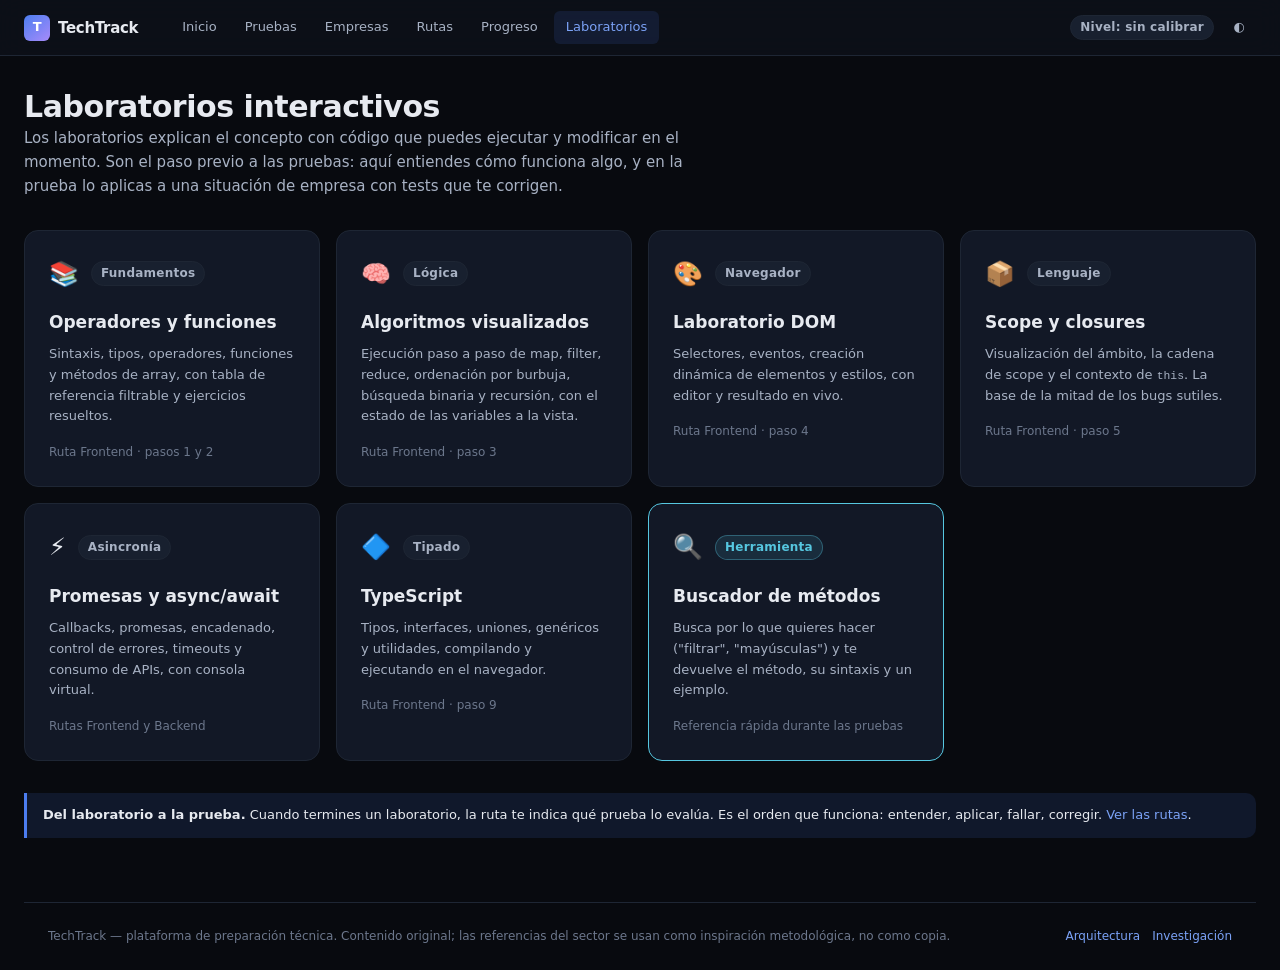
<file: laboratorios.html>
<!DOCTYPE html>
<html lang="es">
<head>
<meta charset="UTF-8">
<meta name="viewport" content="width=device-width, initial-scale=1">
<title>Laboratorios interactivos — TechTrack</title>
<link rel="stylesheet" href="assets/css/theme.css">
<link rel="stylesheet" href="assets/css/app.css">
</head>
<body>

<main class="wrap" style="padding-top:var(--sp-6)">
  <h1>Laboratorios interactivos</h1>
  <p class="soft" style="max-width:74ch">
    Los laboratorios explican el concepto con código que puedes ejecutar y modificar en el momento.
    Son el paso previo a las pruebas: aquí entiendes cómo funciona algo, y en la prueba lo aplicas
    a una situación de empresa con tests que te corrigen.
  </p>

  <div class="grid grid-3" style="margin-top:var(--sp-6)">

    <a class="card stack" href="fundamentos.html">
      <div class="row"><span style="font-size:1.5rem">📚</span><span class="badge badge-neutral">Fundamentos</span></div>
      <div class="card-title">Operadores y funciones</div>
      <p class="small soft" style="margin:0">Sintaxis, tipos, operadores, funciones y métodos de array, con tabla de referencia filtrable y ejercicios resueltos.</p>
      <div class="tiny muted">Ruta Frontend · pasos 1 y 2</div>
    </a>

    <a class="card stack" href="algoritmos.html">
      <div class="row"><span style="font-size:1.5rem">🧠</span><span class="badge badge-neutral">Lógica</span></div>
      <div class="card-title">Algoritmos visualizados</div>
      <p class="small soft" style="margin:0">Ejecución paso a paso de map, filter, reduce, ordenación por burbuja, búsqueda binaria y recursión, con el estado de las variables a la vista.</p>
      <div class="tiny muted">Ruta Frontend · paso 3</div>
    </a>

    <a class="card stack" href="dom_lab.html">
      <div class="row"><span style="font-size:1.5rem">🎨</span><span class="badge badge-neutral">Navegador</span></div>
      <div class="card-title">Laboratorio DOM</div>
      <p class="small soft" style="margin:0">Selectores, eventos, creación dinámica de elementos y estilos, con editor y resultado en vivo.</p>
      <div class="tiny muted">Ruta Frontend · paso 4</div>
    </a>

    <a class="card stack" href="scope_lab.html">
      <div class="row"><span style="font-size:1.5rem">📦</span><span class="badge badge-neutral">Lenguaje</span></div>
      <div class="card-title">Scope y closures</div>
      <p class="small soft" style="margin:0">Visualización del ámbito, la cadena de scope y el contexto de <code class="mono">this</code>. La base de la mitad de los bugs sutiles.</p>
      <div class="tiny muted">Ruta Frontend · paso 5</div>
    </a>

    <a class="card stack" href="async_lab.html">
      <div class="row"><span style="font-size:1.5rem">⚡</span><span class="badge badge-neutral">Asincronía</span></div>
      <div class="card-title">Promesas y async/await</div>
      <p class="small soft" style="margin:0">Callbacks, promesas, encadenado, control de errores, timeouts y consumo de APIs, con consola virtual.</p>
      <div class="tiny muted">Rutas Frontend y Backend</div>
    </a>

    <a class="card stack" href="ts_lab.html">
      <div class="row"><span style="font-size:1.5rem">🔷</span><span class="badge badge-neutral">Tipado</span></div>
      <div class="card-title">TypeScript</div>
      <p class="small soft" style="margin:0">Tipos, interfaces, uniones, genéricos y utilidades, compilando y ejecutando en el navegador.</p>
      <div class="tiny muted">Ruta Frontend · paso 9</div>
    </a>

    <a class="card stack" href="buscador.html" style="border-color:var(--info)">
      <div class="row"><span style="font-size:1.5rem">🔍</span><span class="badge badge-info">Herramienta</span></div>
      <div class="card-title">Buscador de métodos</div>
      <p class="small soft" style="margin:0">Busca por lo que quieres hacer ("filtrar", "mayúsculas") y te devuelve el método, su sintaxis y un ejemplo.</p>
      <div class="tiny muted">Referencia rápida durante las pruebas</div>
    </a>

  </div>

  <div class="note" style="margin-top:var(--sp-6)">
    <strong>Del laboratorio a la prueba.</strong> Cuando termines un laboratorio, la ruta te indica qué prueba
    lo evalúa. Es el orden que funciona: entender, aplicar, fallar, corregir.
    <a href="rutas.html">Ver las rutas</a>.
  </div>

  <div id="pie"></div>
</main>

<script src="assets/js/core/registry.js"></script>
<script src="assets/js/core/store.js"></script>
<script src="assets/js/core/sandbox.js"></script>
<script src="assets/js/core/ui.js"></script>
<script>
  TT.boot('', { liviano: true }).then(function () {
    TT.ui.mountNav('laboratorios.html');
    TT.ui.refreshNavLevel();
    document.getElementById('pie').innerHTML = TT.ui.footer();
  });
</script>
</body>
</html>
</file>
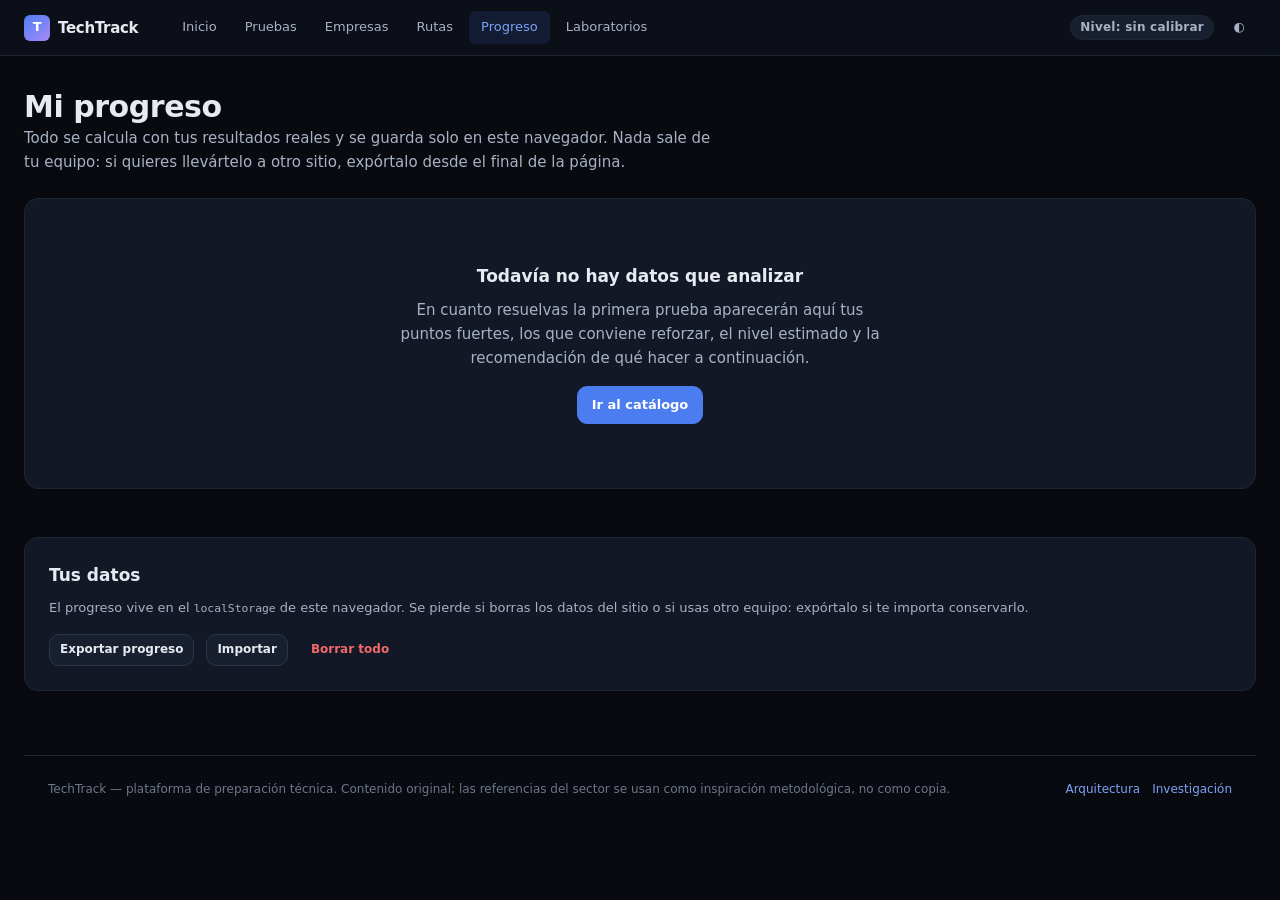
<file: progreso.html>
<!DOCTYPE html>
<html lang="es">
<head>
<meta charset="UTF-8">
<meta name="viewport" content="width=device-width, initial-scale=1">
<title>Mi progreso — TechTrack</title>
<link rel="stylesheet" href="assets/css/theme.css">
<link rel="stylesheet" href="assets/css/app.css">
</head>
<body>

<main class="wrap" style="padding-top:var(--sp-6)">
  <h1>Mi progreso</h1>
  <p class="soft" style="max-width:74ch">
    Todo se calcula con tus resultados reales y se guarda solo en este navegador. Nada sale de tu equipo:
    si quieres llevártelo a otro sitio, expórtalo desde el final de la página.
  </p>

  <div id="contenido" style="margin-top:var(--sp-5)"></div>
  <div id="pie"></div>
</main>

<script src="assets/js/core/registry.js"></script>
<script src="assets/js/core/store.js"></script>
<script src="assets/js/core/sandbox.js"></script>
<script src="assets/js/core/ui.js"></script>
<script src="assets/js/pages/progreso.js"></script>
</body>
</html>
</file>
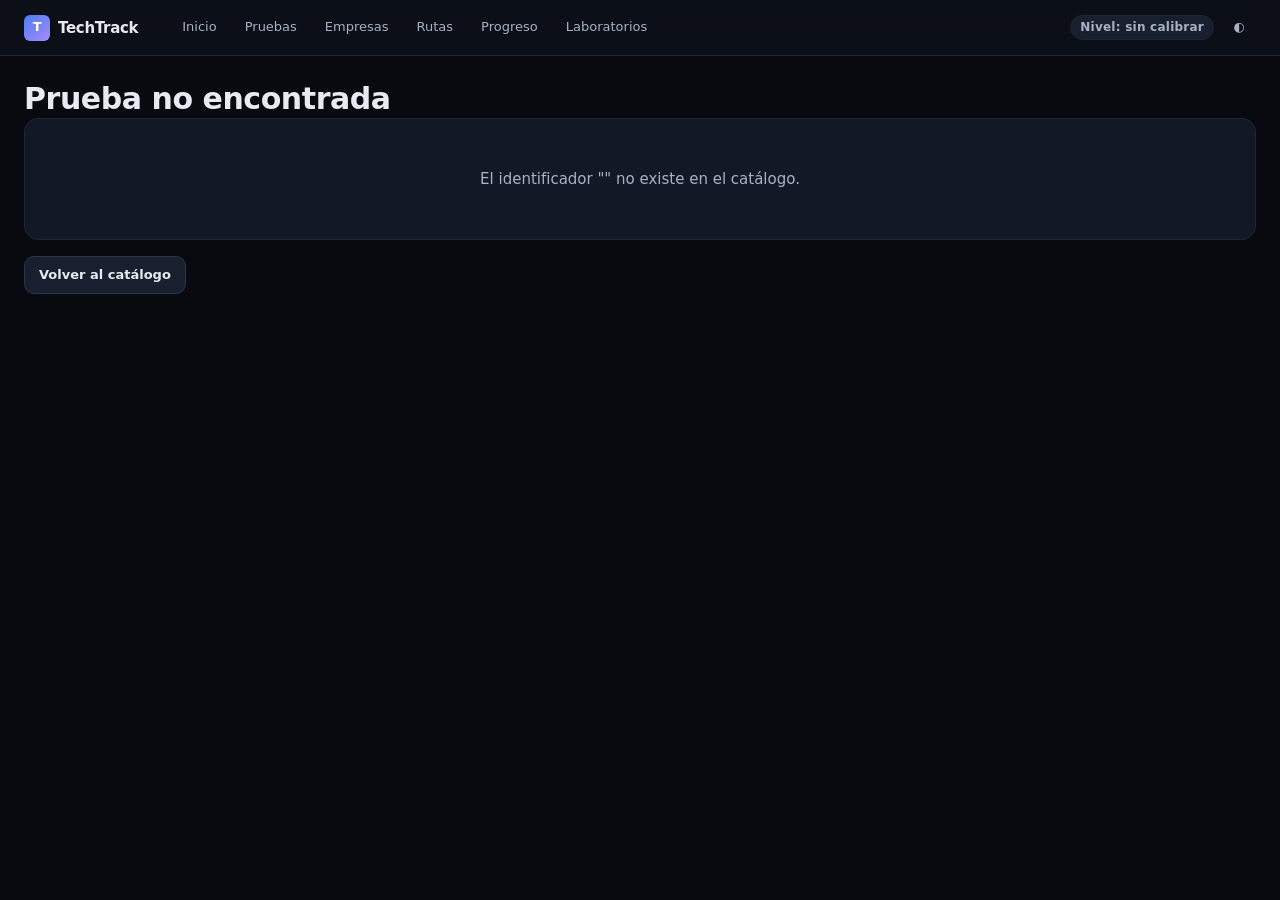
<file: prueba.html>
<!DOCTYPE html>
<html lang="es">
<head>
<meta charset="UTF-8">
<meta name="viewport" content="width=device-width, initial-scale=1">
<title>Prueba — TechTrack</title>
<link rel="stylesheet" href="assets/css/theme.css">
<link rel="stylesheet" href="assets/css/app.css">
<style>
  /* Estilos propios del runner: no se reutilizan en otras páginas. */
  .editor {
    width: 100%; min-height: 380px; resize: vertical;
    background: var(--bg-0); color: var(--text);
    border: 1px solid var(--border-strong); border-radius: 0 0 var(--r-md) var(--r-md);
    padding: var(--sp-4); font-family: var(--mono); font-size: var(--fs-sm);
    line-height: 1.65; tab-size: 2; white-space: pre; overflow-wrap: normal; overflow-x: auto;
  }
  .editor:focus { outline: none; border-color: var(--brand); box-shadow: var(--ring); }

  .paso {
    display: grid; grid-template-columns: 28px 1fr; gap: var(--sp-3);
    padding: var(--sp-4) 0; border-bottom: 1px solid var(--border);
  }
  .paso:last-child { border-bottom: 0; }
  .paso-num {
    width: 26px; height: 26px; border-radius: 50%; display: grid; place-items: center;
    background: var(--brand-dim); color: var(--brand-soft);
    font-size: var(--fs-xs); font-weight: 700; border: 1px solid var(--brand-line);
  }
  .paso-q { font-weight: 600; color: var(--text); margin-bottom: 6px; }
  .paso-linea { display: grid; grid-template-columns: 78px 1fr; gap: var(--sp-3); font-size: var(--fs-sm); margin-top: 6px; }
  .paso-etiq { color: var(--text-mute); font-size: var(--fs-xs); font-weight: 700; text-transform: uppercase; letter-spacing: .06em; padding-top: 2px; }
  .paso-txt { color: var(--text-soft); }

  .err-item { border: 1px solid var(--border); border-radius: var(--r-md); padding: var(--sp-4); background: var(--bg-2); }
  .err-item + .err-item { margin-top: var(--sp-3); }
  .err-titulo { color: var(--err); font-weight: 620; font-size: var(--fs-sm); margin-bottom: 6px; }

  .check-item { display: flex; gap: var(--sp-3); padding: 11px var(--sp-3); border: 1px solid var(--border); border-radius: var(--r-md); cursor: pointer; }
  .check-item + .check-item { margin-top: 6px; }
  .check-item:hover { border-color: var(--border-strong); background: var(--bg-3); }
  .check-item input { margin-top: 3px; accent-color: var(--brand); flex-shrink: 0; }
  .check-item span { font-size: var(--fs-sm); color: var(--text-soft); }
  .check-item input:checked + span { color: var(--text); }

  .fase-num {
    width: 22px; height: 22px; border-radius: 50%; display: inline-grid; place-items: center;
    background: var(--brand); color: #fff; font-size: 11px; font-weight: 700; flex-shrink: 0;
  }

  /* Etiqueta de idioma de los vídeos de apoyo: informa sin competir
     con el título del enlace, que es lo que se va a pulsar. */
  .recurso-idioma { width: 26px; text-align: center; padding: 2px 0; }

  .gate { text-align: center; padding: var(--sp-7) var(--sp-5); }
  .panel { display: none; }
  .panel.activo { display: block; animation: fadeIn .25s ease both; }
</style>
</head>
<body>

<main class="wrap" style="padding-top:var(--sp-5)" id="app">
  <p class="muted small">Cargando prueba…</p>
</main>

<script src="assets/js/core/registry.js"></script>
<script src="assets/js/core/store.js"></script>
<script src="assets/js/core/sandbox.js"></script>
<script src="assets/js/core/ui.js"></script>
<script src="assets/js/pages/prueba.js"></script>
</body>
</html>
</file>
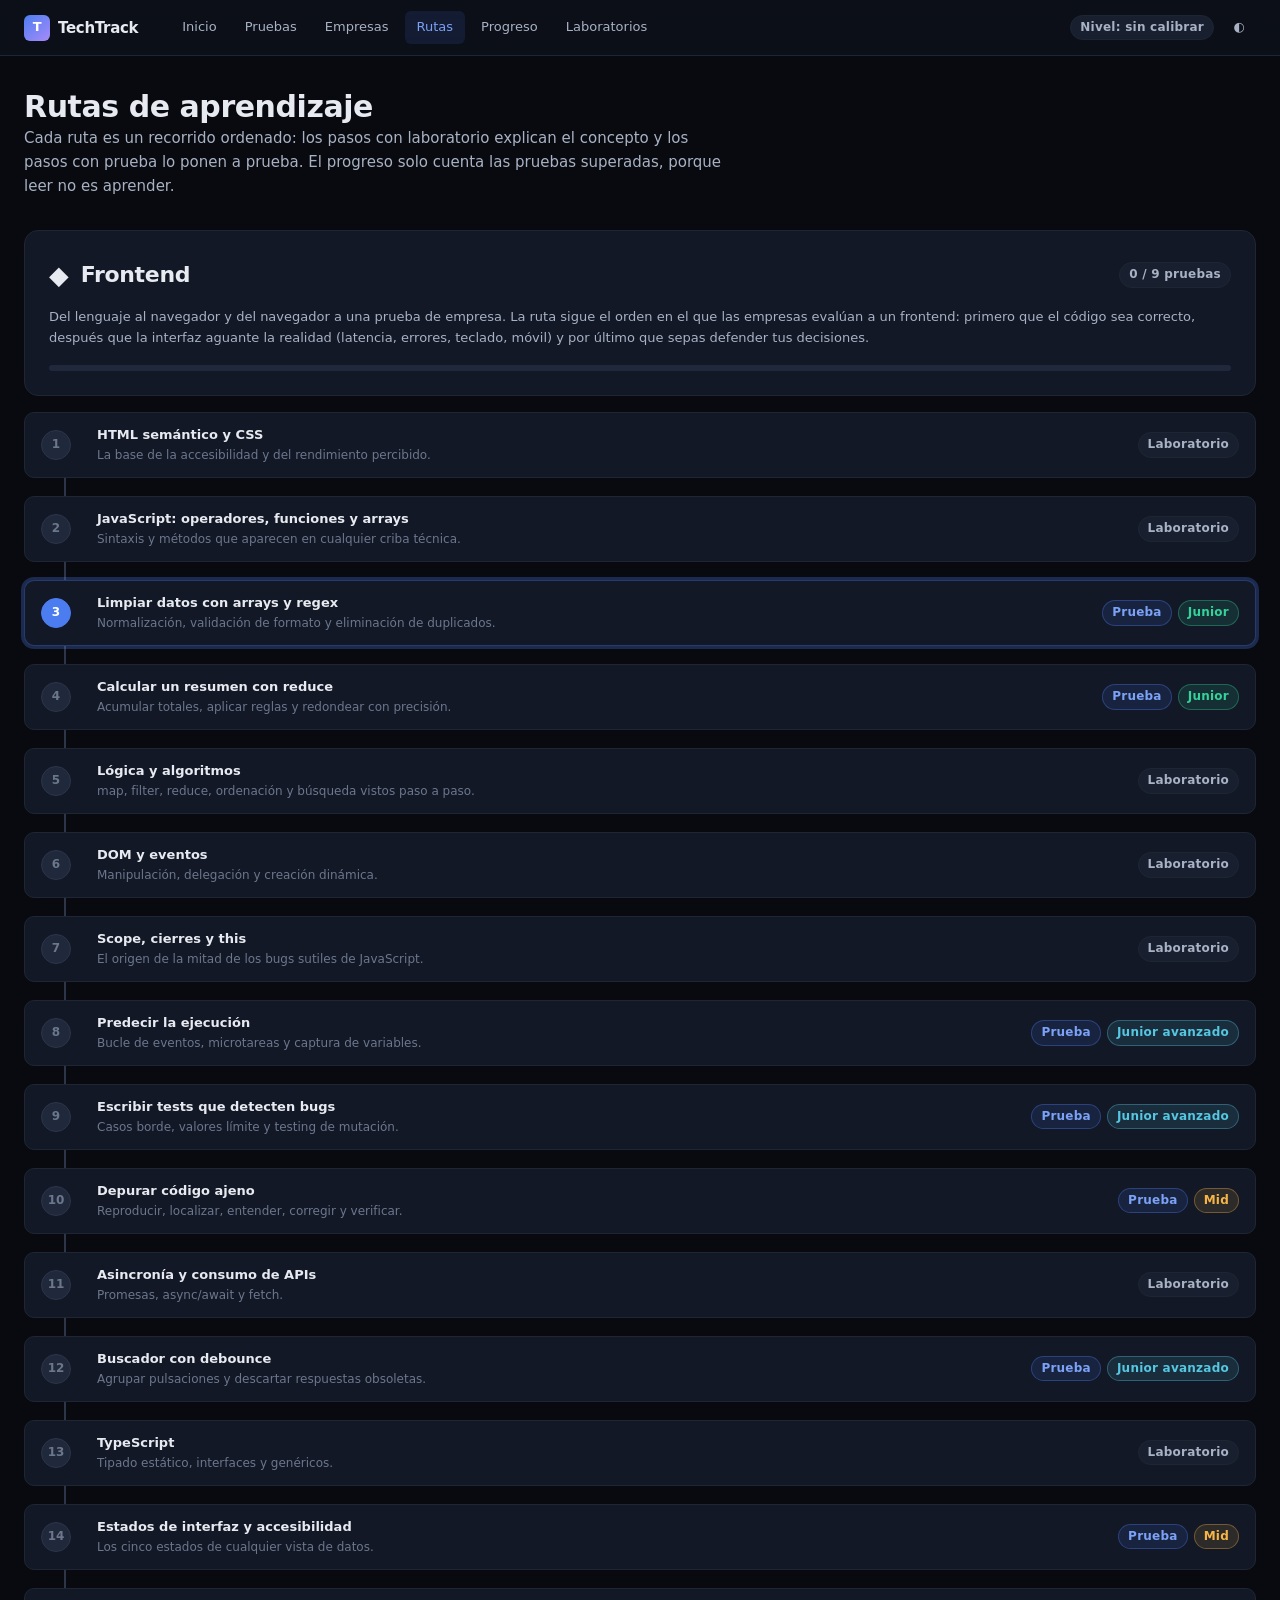
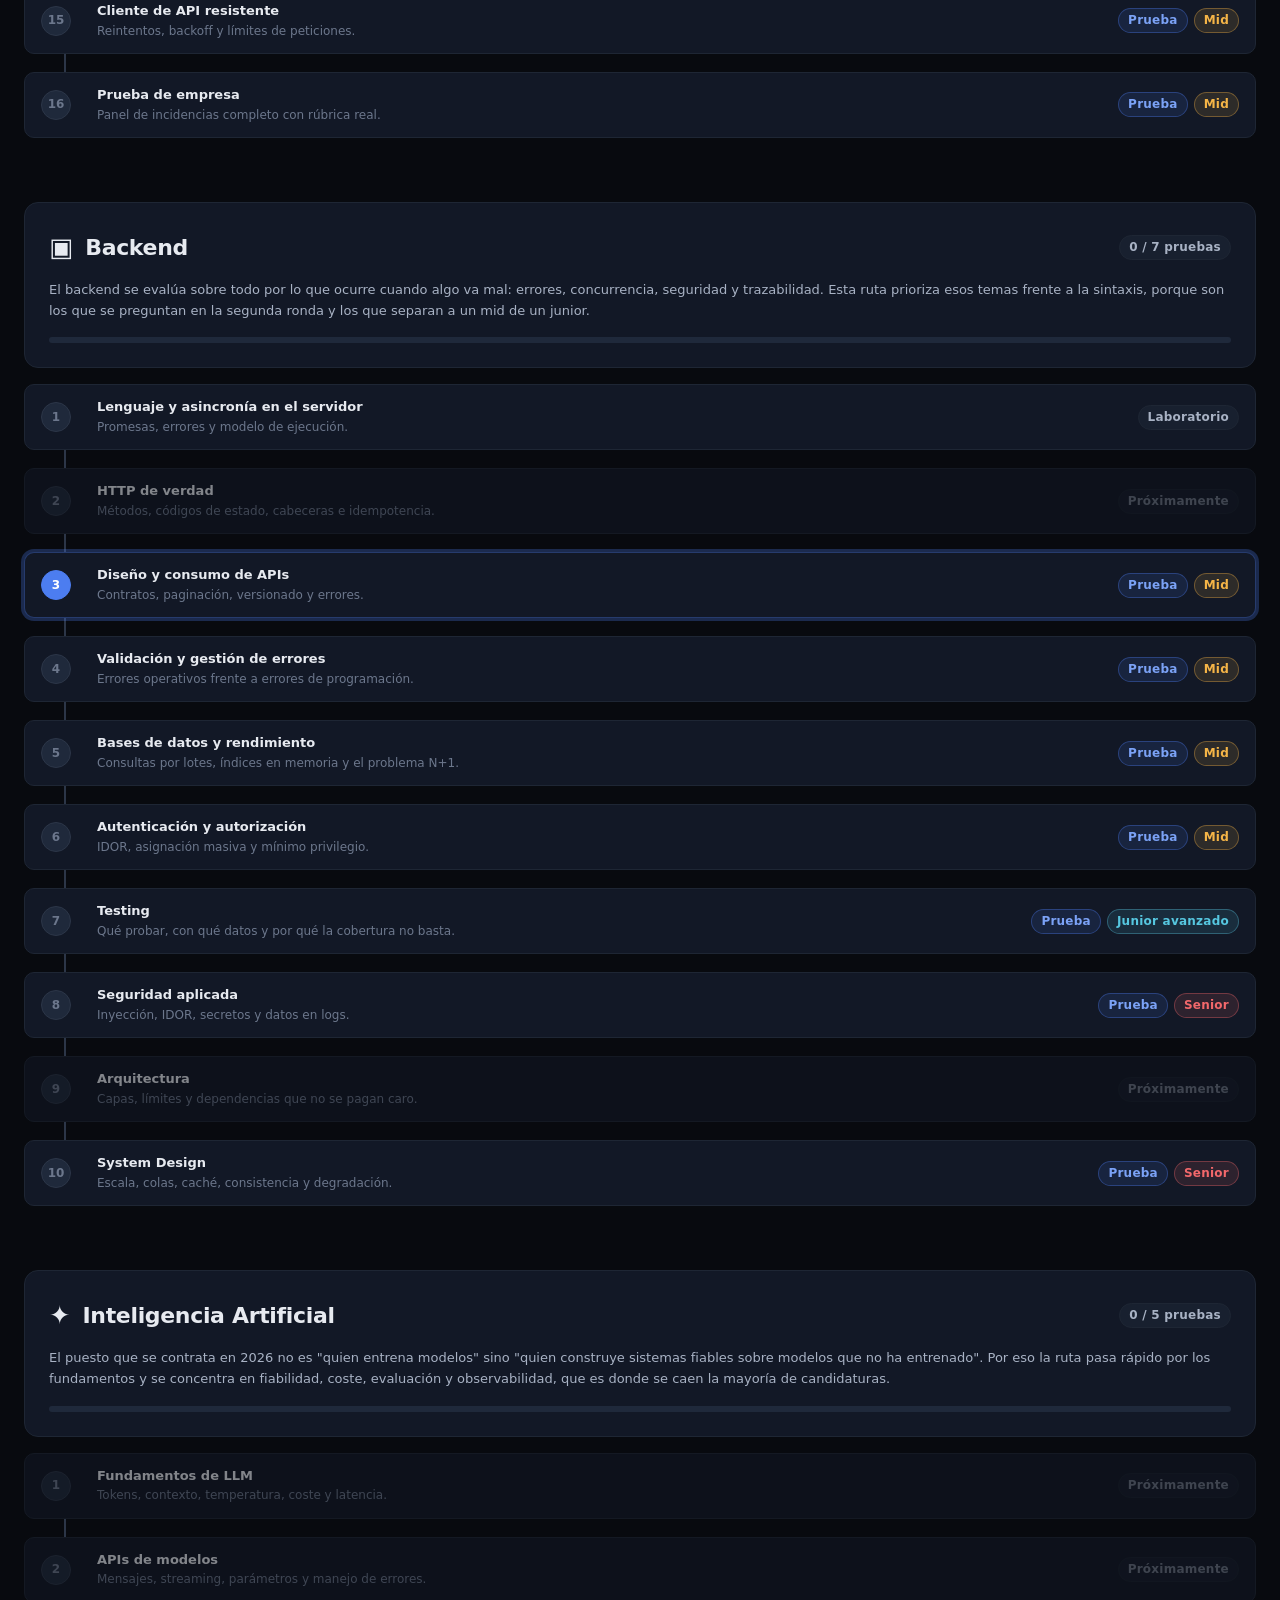
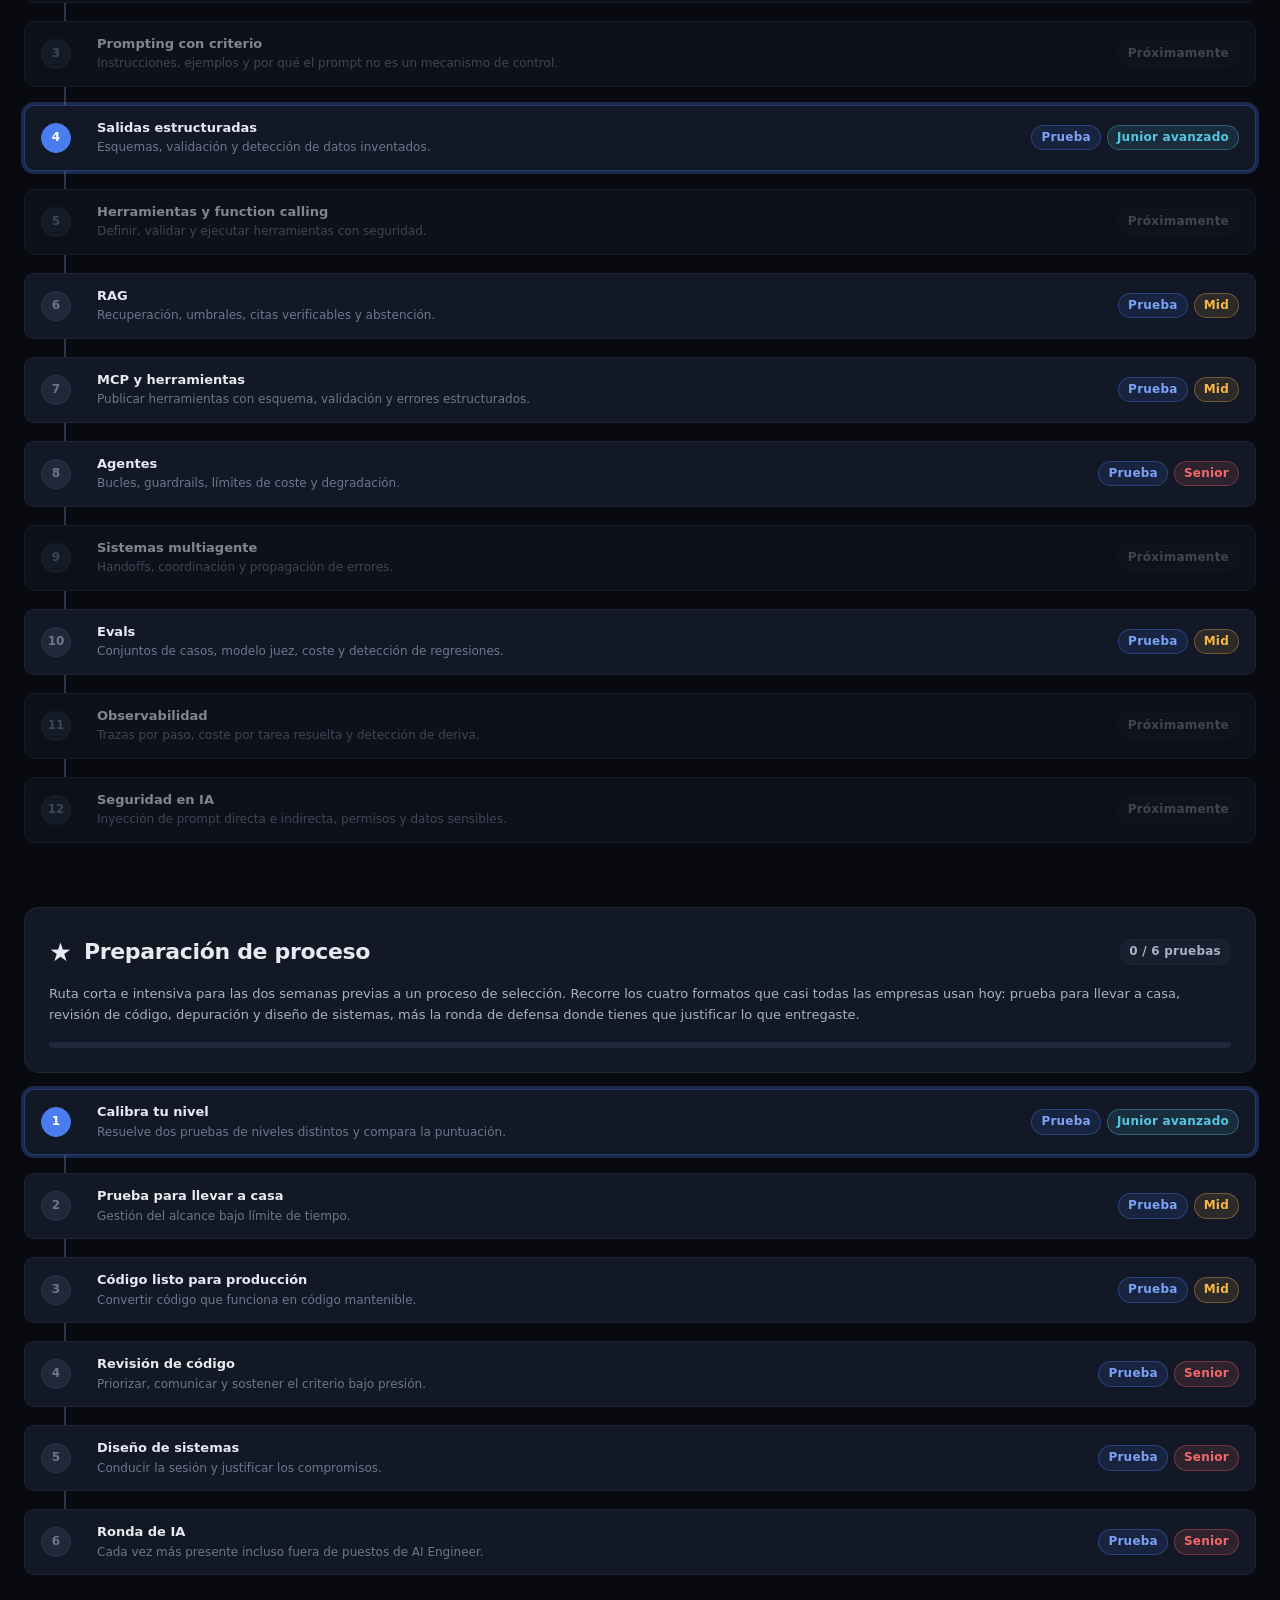
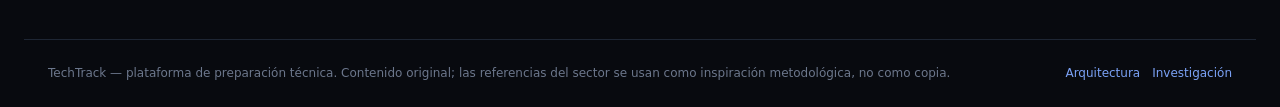
<file: rutas.html>
<!DOCTYPE html>
<html lang="es">
<head>
<meta charset="UTF-8">
<meta name="viewport" content="width=device-width, initial-scale=1">
<title>Rutas de aprendizaje — TechTrack</title>
<link rel="stylesheet" href="assets/css/theme.css">
<link rel="stylesheet" href="assets/css/app.css">
</head>
<body>

<main class="wrap" style="padding-top:var(--sp-6)">
  <h1>Rutas de aprendizaje</h1>
  <p class="soft" style="max-width:74ch">
    Cada ruta es un recorrido ordenado: los pasos con laboratorio explican el concepto y los pasos con prueba lo
    ponen a prueba. El progreso solo cuenta las pruebas superadas, porque leer no es aprender.
  </p>

  <div id="rutas" style="margin-top:var(--sp-6)"></div>
  <div id="pie"></div>
</main>

<script src="assets/js/core/registry.js"></script>
<script src="assets/js/core/store.js"></script>
<script src="assets/js/core/sandbox.js"></script>
<script src="assets/js/core/ui.js"></script>
<script src="assets/js/pages/rutas.js"></script>
</body>
</html>
</file>
<file: assets/css/theme.css>
/* ============================================================
   TechTrack — Design System
   Fuente única de verdad para tokens visuales.
   No añadas colores literales fuera de este archivo.
   ============================================================ */

:root {
  color-scheme: dark;

  /* --- Superficies (escala de profundidad) --- */
  --bg-0:  #080A0F;   /* fondo app */
  --bg-1:  #0D111A;   /* panel */
  --bg-2:  #121826;   /* card */
  --bg-3:  #18202F;   /* card hover / input */
  --bg-4:  #1F293B;   /* elevado */

  /* --- Bordes --- */
  --border:        #1E2634;
  --border-strong: #2C3648;
  --border-focus:  #3D6BE5;

  /* --- Texto --- */
  --text:      #E7EAF0;
  --text-soft: #A8B2C4;
  --text-mute: #6C778C;
  --text-inv:  #080A0F;

  /* --- Marca / acentos (paleta corta y disciplinada) --- */
  --brand:      #4C7DF0;
  --brand-soft: #7BA2F6;
  --brand-dim:  rgba(76,125,240,.12);
  --brand-line: rgba(76,125,240,.35);

  --ok:      #34D399;
  --ok-dim:  rgba(52,211,153,.12);
  --warn:    #F5B547;
  --warn-dim:rgba(245,181,71,.12);
  --err:     #F2686B;
  --err-dim: rgba(242,104,107,.12);
  --info:    #56C7E0;
  --info-dim:rgba(86,199,224,.12);
  --ai:      #A78BFA;
  --ai-dim:  rgba(167,139,250,.12);

  /* --- Niveles (semántica propia de la plataforma) --- */
  --lvl-junior:     #34D399;
  --lvl-junior-adv: #56C7E0;
  --lvl-mid:        #F5B547;
  --lvl-senior:     #F2686B;

  /* --- Tipografía --- */
  --font: "Inter", "Segoe UI Variable", "Segoe UI", system-ui, -apple-system, sans-serif;
  --mono: "JetBrains Mono", "Cascadia Code", "SF Mono", Consolas, "Roboto Mono", monospace;

  --fs-xs: .75rem;
  --fs-sm: .8125rem;
  --fs-md: .9375rem;
  --fs-lg: 1.0625rem;
  --fs-xl: 1.375rem;
  --fs-2xl: 1.875rem;
  --fs-3xl: 2.5rem;

  /* --- Espaciado / forma --- */
  --sp-1: 4px;  --sp-2: 8px;  --sp-3: 12px; --sp-4: 16px;
  --sp-5: 24px; --sp-6: 32px; --sp-7: 48px; --sp-8: 64px;

  --r-sm: 6px; --r-md: 10px; --r-lg: 14px; --r-xl: 20px; --r-full: 999px;

  --shadow-sm: 0 1px 2px rgba(0,0,0,.4);
  --shadow-md: 0 4px 16px rgba(0,0,0,.35);
  --shadow-lg: 0 16px 48px rgba(0,0,0,.45);

  --ring: 0 0 0 3px rgba(76,125,240,.28);
  --t-fast: .12s ease;
  --t-mid: .22s cubic-bezier(.22,.61,.36,1);

  --max-w: 1280px;
  --nav-h: 56px;
}

/* --- Tema claro --- */
:root[data-theme="light"] {
  color-scheme: light;
  --bg-0:  #F6F7FA;
  --bg-1:  #FFFFFF;
  --bg-2:  #FFFFFF;
  --bg-3:  #F1F3F8;
  --bg-4:  #E8ECF4;
  --border:        #E2E6EE;
  --border-strong: #CBD2E0;
  --text:      #131722;
  --text-soft: #4A5468;
  --text-mute: #7A8497;
  --text-inv:  #FFFFFF;
  --brand:      #2E5FD8;
  --brand-soft: #1E4AB8;
  --brand-dim:  rgba(46,95,216,.08);
  --brand-line: rgba(46,95,216,.25);
  --ok:   #0E9F6E; --ok-dim: rgba(14,159,110,.10);
  --warn: #B7791F; --warn-dim: rgba(183,121,31,.10);
  --err:  #D64550; --err-dim: rgba(214,69,80,.10);
  --info: #0E7C93; --info-dim: rgba(14,124,147,.10);
  --ai:   #7C5CE0; --ai-dim: rgba(124,92,224,.10);
  --lvl-junior:#0E9F6E; --lvl-junior-adv:#0E7C93; --lvl-mid:#B7791F; --lvl-senior:#D64550;
  --shadow-sm: 0 1px 2px rgba(16,24,40,.06);
  --shadow-md: 0 4px 16px rgba(16,24,40,.08);
  --shadow-lg: 0 16px 48px rgba(16,24,40,.12);
}

/* ============================================================
   Reset y base
   ============================================================ */
*, *::before, *::after { box-sizing: border-box; }
html { -webkit-text-size-adjust: 100%; scroll-behavior: smooth; }

body {
  margin: 0;
  background: var(--bg-0);
  color: var(--text);
  font-family: var(--font);
  font-size: var(--fs-md);
  line-height: 1.6;
  -webkit-font-smoothing: antialiased;
  text-rendering: optimizeLegibility;
}

h1,h2,h3,h4 { margin: 0; line-height: 1.25; font-weight: 650; letter-spacing: -.015em; }
h1 { font-size: var(--fs-2xl); }
h2 { font-size: var(--fs-xl); }
h3 { font-size: var(--fs-lg); }
p  { margin: 0 0 var(--sp-3); }
a  { color: var(--brand-soft); text-decoration: none; }
a:hover { text-decoration: underline; }
code, pre, kbd { font-family: var(--mono); font-size: .875em; }
hr { border: 0; border-top: 1px solid var(--border); margin: var(--sp-5) 0; }

:focus-visible { outline: 2px solid var(--border-focus); outline-offset: 2px; border-radius: var(--r-sm); }

::selection { background: var(--brand-line); color: var(--text); }

/* Scrollbars discretas */
* { scrollbar-width: thin; scrollbar-color: var(--border-strong) transparent; }
*::-webkit-scrollbar { width: 10px; height: 10px; }
*::-webkit-scrollbar-track { background: transparent; }
*::-webkit-scrollbar-thumb { background: var(--border-strong); border-radius: var(--r-full); border: 3px solid transparent; background-clip: content-box; }
*::-webkit-scrollbar-thumb:hover { background: var(--text-mute); background-clip: content-box; }

@media (prefers-reduced-motion: reduce) {
  *, *::before, *::after { animation-duration: .01ms !important; transition-duration: .01ms !important; scroll-behavior: auto !important; }
}
</file>
<file: assets/css/app.css>
/* ============================================================
   TechTrack — Componentes de la plataforma
   Depende de theme.css (tokens). Sin colores literales.
   ============================================================ */

/* ---------- Layout ---------- */
.wrap { width: 100%; max-width: var(--max-w); margin: 0 auto; padding: 0 var(--sp-5); }
.wrap-narrow { max-width: 980px; }
.stack > * + * { margin-top: var(--sp-4); }
.row { display: flex; gap: var(--sp-3); align-items: center; }
.row-wrap { flex-wrap: wrap; }
.spacer { flex: 1; }
.grid { display: grid; gap: var(--sp-4); }
.grid-2 { grid-template-columns: repeat(auto-fit, minmax(320px,1fr)); }
.grid-3 { grid-template-columns: repeat(auto-fit, minmax(260px,1fr)); }
.grid-4 { grid-template-columns: repeat(auto-fit, minmax(200px,1fr)); }
.muted { color: var(--text-mute); }
.soft { color: var(--text-soft); }
.mono { font-family: var(--mono); }
.tiny { font-size: var(--fs-xs); }
.small { font-size: var(--fs-sm); }
.center { text-align: center; }
.hidden { display: none !important; }

/* ---------- Barra de navegación ---------- */
.nav {
  position: sticky; top: 0; z-index: 60;
  height: var(--nav-h);
  display: flex; align-items: center; gap: var(--sp-4);
  padding: 0 var(--sp-5);
  background: color-mix(in srgb, var(--bg-1) 88%, transparent);
  backdrop-filter: blur(12px);
  border-bottom: 1px solid var(--border);
}
.nav-brand { display: flex; align-items: center; gap: var(--sp-2); font-weight: 700; letter-spacing: -.02em; color: var(--text); }
.nav-brand:hover { text-decoration: none; }
.nav-logo {
  width: 26px; height: 26px; border-radius: var(--r-sm);
  background: linear-gradient(140deg, var(--brand), var(--ai));
  display: grid; place-items: center;
  font-size: 13px; font-weight: 800; color: #fff;
}
.nav-links { display: flex; gap: var(--sp-1); margin-left: var(--sp-4); }
.nav-links a {
  padding: 6px 12px; border-radius: var(--r-sm);
  color: var(--text-soft); font-size: var(--fs-sm); font-weight: 500;
  transition: background var(--t-fast), color var(--t-fast);
}
.nav-links a:hover { background: var(--bg-3); color: var(--text); text-decoration: none; }
.nav-links a[aria-current="page"] { background: var(--brand-dim); color: var(--brand-soft); }
.nav-actions { margin-left: auto; display: flex; align-items: center; gap: var(--sp-2); }
@media (max-width: 820px) { .nav-links { display: none; } }

/* ---------- Botones ---------- */
.btn {
  display: inline-flex; align-items: center; justify-content: center; gap: var(--sp-2);
  padding: 8px 14px; border-radius: var(--r-md);
  border: 1px solid var(--border-strong); background: var(--bg-3); color: var(--text);
  font: inherit; font-size: var(--fs-sm); font-weight: 550; cursor: pointer;
  transition: background var(--t-fast), border-color var(--t-fast), transform var(--t-fast);
  white-space: nowrap;
}
.btn:hover { background: var(--bg-4); border-color: var(--text-mute); text-decoration: none; }
.btn:active { transform: translateY(1px); }
.btn:disabled { opacity: .45; cursor: not-allowed; }
.btn-primary { background: var(--brand); border-color: var(--brand); color: #fff; }
.btn-primary:hover { background: var(--brand-soft); border-color: var(--brand-soft); }
.btn-ghost { background: transparent; border-color: transparent; color: var(--text-soft); }
.btn-ghost:hover { background: var(--bg-3); color: var(--text); }
.btn-ok { background: var(--ok-dim); border-color: var(--ok); color: var(--ok); }
.btn-sm { padding: 5px 10px; font-size: var(--fs-xs); }
.btn-lg { padding: 11px 20px; font-size: var(--fs-md); }
.btn-icon { padding: 7px; width: 34px; height: 34px; }

/* ---------- Card ---------- */
.card {
  background: var(--bg-2);
  border: 1px solid var(--border);
  border-radius: var(--r-lg);
  padding: var(--sp-5);
}
.card-tight { padding: var(--sp-4); }
a.card { display: block; color: inherit; transition: border-color var(--t-mid), transform var(--t-mid), box-shadow var(--t-mid); }
a.card:hover { border-color: var(--border-strong); transform: translateY(-2px); box-shadow: var(--shadow-md); text-decoration: none; }
.card-title { font-size: var(--fs-lg); font-weight: 620; margin-bottom: var(--sp-2); }

/* ---------- Badges / chips ---------- */
.badge {
  display: inline-flex; align-items: center; gap: 5px;
  padding: 2px 9px; border-radius: var(--r-full);
  font-size: var(--fs-xs); font-weight: 600; letter-spacing: .02em;
  border: 1px solid transparent; white-space: nowrap;
}
.badge-dot::before { content:""; width:6px; height:6px; border-radius:50%; background: currentColor; }
.badge-neutral { background: var(--bg-3); color: var(--text-soft); border-color: var(--border); }
.badge-brand { background: var(--brand-dim); color: var(--brand-soft); border-color: var(--brand-line); }
.badge-ok   { background: var(--ok-dim);   color: var(--ok);   border-color: color-mix(in srgb, var(--ok) 35%, transparent); }
.badge-warn { background: var(--warn-dim); color: var(--warn); border-color: color-mix(in srgb, var(--warn) 35%, transparent); }
.badge-err  { background: var(--err-dim);  color: var(--err);  border-color: color-mix(in srgb, var(--err) 35%, transparent); }
.badge-info { background: var(--info-dim); color: var(--info); border-color: color-mix(in srgb, var(--info) 35%, transparent); }
.badge-ai   { background: var(--ai-dim);   color: var(--ai);   border-color: color-mix(in srgb, var(--ai) 35%, transparent); }

.lvl-junior     { background: color-mix(in srgb, var(--lvl-junior) 12%, transparent);     color: var(--lvl-junior);     border-color: color-mix(in srgb, var(--lvl-junior) 35%, transparent); }
.lvl-junior-adv { background: color-mix(in srgb, var(--lvl-junior-adv) 12%, transparent); color: var(--lvl-junior-adv); border-color: color-mix(in srgb, var(--lvl-junior-adv) 35%, transparent); }
.lvl-mid        { background: color-mix(in srgb, var(--lvl-mid) 12%, transparent);        color: var(--lvl-mid);        border-color: color-mix(in srgb, var(--lvl-mid) 35%, transparent); }
.lvl-senior     { background: color-mix(in srgb, var(--lvl-senior) 12%, transparent);     color: var(--lvl-senior);     border-color: color-mix(in srgb, var(--lvl-senior) 35%, transparent); }

.chip {
  display: inline-flex; align-items: center; gap: 6px;
  padding: 4px 10px; border-radius: var(--r-full);
  background: var(--bg-3); border: 1px solid var(--border);
  color: var(--text-soft); font-size: var(--fs-xs); font-weight: 500;
  cursor: pointer; user-select: none; transition: all var(--t-fast);
}
.chip:hover { border-color: var(--border-strong); color: var(--text); }
.chip[aria-pressed="true"] { background: var(--brand-dim); border-color: var(--brand-line); color: var(--brand-soft); }

/* ---------- Formularios ---------- */
.input, .select, .textarea {
  width: 100%; padding: 9px 12px;
  background: var(--bg-1); color: var(--text);
  border: 1px solid var(--border-strong); border-radius: var(--r-md);
  font: inherit; font-size: var(--fs-sm);
  transition: border-color var(--t-fast), box-shadow var(--t-fast);
}
.input:focus, .select:focus, .textarea:focus { outline: none; border-color: var(--brand); box-shadow: var(--ring); }
.textarea { font-family: var(--mono); line-height: 1.6; resize: vertical; min-height: 120px; }
.field-label { display: block; font-size: var(--fs-xs); font-weight: 600; color: var(--text-soft); text-transform: uppercase; letter-spacing: .06em; margin-bottom: 6px; }

/* ---------- Progreso ---------- */
.bar { height: 6px; border-radius: var(--r-full); background: var(--bg-4); overflow: hidden; }
.bar > i { display: block; height: 100%; background: var(--brand); border-radius: inherit; transition: width var(--t-mid); }
.bar.ok > i { background: var(--ok); }
.bar.warn > i { background: var(--warn); }

.ring { --p: 0; --size: 84px; width: var(--size); height: var(--size); border-radius: 50%; display: grid; place-items: center;
  background: conic-gradient(var(--brand) calc(var(--p) * 1%), var(--bg-4) 0);
  position: relative; }
.ring::before { content:""; position:absolute; inset:7px; border-radius:50%; background: var(--bg-2); }
.ring > span { position: relative; font-weight: 700; font-size: var(--fs-lg); }

/* ---------- Métricas ---------- */
.stat { background: var(--bg-2); border: 1px solid var(--border); border-radius: var(--r-lg); padding: var(--sp-4); }
.stat-label { font-size: var(--fs-xs); text-transform: uppercase; letter-spacing: .07em; color: var(--text-mute); font-weight: 600; }
.stat-value { font-size: var(--fs-2xl); font-weight: 700; letter-spacing: -.02em; margin-top: 4px; font-variant-numeric: tabular-nums; }

/* ---------- Tabs ---------- */
.tabs { display: flex; gap: 2px; border-bottom: 1px solid var(--border); overflow-x: auto; }
.tab {
  padding: 10px 16px; background: none; border: 0; border-bottom: 2px solid transparent;
  color: var(--text-mute); font: inherit; font-size: var(--fs-sm); font-weight: 550; cursor: pointer;
  white-space: nowrap; transition: color var(--t-fast), border-color var(--t-fast);
}
.tab:hover { color: var(--text); }
.tab[aria-selected="true"] { color: var(--brand-soft); border-bottom-color: var(--brand); }

/* ---------- Accordion ---------- */
.acc { border: 1px solid var(--border); border-radius: var(--r-md); background: var(--bg-2); overflow: hidden; }
.acc + .acc { margin-top: var(--sp-2); }
.acc > summary {
  padding: 12px var(--sp-4); cursor: pointer; list-style: none;
  display: flex; align-items: center; gap: var(--sp-3);
  font-weight: 560; font-size: var(--fs-sm); color: var(--text);
  transition: background var(--t-fast);
}
.acc > summary:hover { background: var(--bg-3); }
.acc > summary::-webkit-details-marker { display: none; }
.acc > summary::before {
  content: "\203A"; font-size: 1.1rem; color: var(--text-mute);
  transition: transform var(--t-fast); display: inline-block;
}
.acc[open] > summary::before { transform: rotate(90deg); }
.acc-body { padding: 0 var(--sp-4) var(--sp-4); border-top: 1px solid var(--border); padding-top: var(--sp-4); }

/* ---------- Código ---------- */
.code {
  background: var(--bg-0); border: 1px solid var(--border); border-radius: var(--r-md);
  padding: var(--sp-4); overflow-x: auto; margin: 0;
  font-family: var(--mono); font-size: var(--fs-sm); line-height: 1.65; color: var(--text-soft);
  tab-size: 2;
}
.code-head {
  display: flex; align-items: center; gap: var(--sp-2);
  padding: 8px var(--sp-4); background: var(--bg-3);
  border: 1px solid var(--border); border-bottom: 0;
  border-radius: var(--r-md) var(--r-md) 0 0;
  font-size: var(--fs-xs); color: var(--text-mute); font-weight: 600;
}
.code-head + .code { border-radius: 0 0 var(--r-md) var(--r-md); }
kbd { background: var(--bg-3); border: 1px solid var(--border-strong); border-bottom-width: 2px; border-radius: var(--r-sm); padding: 1px 6px; font-size: var(--fs-xs); }

/* ---------- Callouts ---------- */
.note { border-left: 3px solid var(--brand); background: var(--brand-dim); padding: var(--sp-3) var(--sp-4); border-radius: 0 var(--r-md) var(--r-md) 0; font-size: var(--fs-sm); }
.note-ok   { border-color: var(--ok);   background: var(--ok-dim); }
.note-warn { border-color: var(--warn); background: var(--warn-dim); }
.note-err  { border-color: var(--err);  background: var(--err-dim); }
.note-ai   { border-color: var(--ai);   background: var(--ai-dim); }
.note :last-child { margin-bottom: 0; }

/* ---------- Listas semánticas ---------- */
.check-list { list-style: none; padding: 0; margin: 0; }
.check-list li { position: relative; padding-left: 26px; margin-bottom: var(--sp-2); font-size: var(--fs-sm); color: var(--text-soft); }
.check-list li::before { content: "\2713"; position: absolute; left: 0; top: -1px; color: var(--ok); font-weight: 700; }
.x-list li::before { content: "\2715"; color: var(--err); }
.dot-list li::before { content: "\25B8"; color: var(--brand); }

/* ---------- Tabla ---------- */
.table { width: 100%; border-collapse: collapse; font-size: var(--fs-sm); }
.table th { text-align: left; padding: 10px 12px; color: var(--text-mute); font-size: var(--fs-xs); text-transform: uppercase; letter-spacing: .06em; border-bottom: 1px solid var(--border); font-weight: 650; }
.table td { padding: 11px 12px; border-bottom: 1px solid var(--border); color: var(--text-soft); vertical-align: top; }
.table tr:last-child td { border-bottom: 0; }
.table-scroll { overflow-x: auto; }

/* ---------- Ruta de aprendizaje (esquema visual) ---------- */
.path-flow { display: flex; flex-direction: column; gap: 0; }
.path-node {
  display: grid; grid-template-columns: 40px 1fr auto; gap: var(--sp-4); align-items: center;
  padding: var(--sp-3) var(--sp-4);
  border: 1px solid var(--border); border-radius: var(--r-md);
  background: var(--bg-2); position: relative;
  transition: border-color var(--t-fast), background var(--t-fast);
}
.path-node:hover { border-color: var(--border-strong); background: var(--bg-3); text-decoration: none; }
.path-connector { width: 2px; height: 18px; background: var(--border-strong); margin-left: 40px; }
.path-num {
  width: 30px; height: 30px; border-radius: 50%; display: grid; place-items: center;
  background: var(--bg-4); color: var(--text-mute); font-size: var(--fs-xs); font-weight: 700;
  border: 1px solid var(--border-strong);
}
.path-node.done .path-num { background: var(--ok-dim); color: var(--ok); border-color: var(--ok); }
.path-node.done { border-color: color-mix(in srgb, var(--ok) 30%, var(--border)); }
.path-node.current .path-num { background: var(--brand); color: #fff; border-color: var(--brand); }
.path-node.current { border-color: var(--brand-line); box-shadow: var(--ring); }
.path-node-title { font-weight: 570; font-size: var(--fs-sm); color: var(--text); }

/* ---------- Diagramas SVG ---------- */
.diagram { width: 100%; height: auto; display: block; }
.diagram text { font-family: var(--font); fill: var(--text-soft); }
.diagram .d-box { fill: var(--bg-3); stroke: var(--border-strong); }
.diagram .d-box-accent { fill: var(--brand-dim); stroke: var(--brand-line); }
.diagram .d-line { stroke: var(--border-strong); fill: none; }
.diagram .d-label { fill: var(--text); font-weight: 600; }

/* ---------- Runner de pruebas ---------- */
.test-row {
  display: flex; align-items: flex-start; gap: var(--sp-3);
  padding: 10px var(--sp-3); border-radius: var(--r-sm);
  font-size: var(--fs-sm); border: 1px solid transparent;
}
.test-row + .test-row { margin-top: 4px; }
.test-pass { background: var(--ok-dim); border-color: color-mix(in srgb, var(--ok) 25%, transparent); }
.test-fail { background: var(--err-dim); border-color: color-mix(in srgb, var(--err) 25%, transparent); }
.test-icon { font-weight: 800; flex-shrink: 0; }
.test-pass .test-icon { color: var(--ok); }
.test-fail .test-icon { color: var(--err); }
.test-detail { font-family: var(--mono); font-size: var(--fs-xs); color: var(--text-mute); margin-top: 3px; white-space: pre-wrap; }

/* ---------- Layout de prueba ---------- */
.exercise-layout { display: grid; grid-template-columns: 1fr 340px; gap: var(--sp-5); align-items: start; }
.sticky-side { position: sticky; top: calc(var(--nav-h) + var(--sp-4)); }
@media (max-width: 1024px) { .exercise-layout { grid-template-columns: 1fr; } .sticky-side { position: static; } }

/* ---------- Animación ---------- */
.fade-in { animation: fadeIn .3s ease both; }
@keyframes fadeIn { from { opacity: 0; transform: translateY(6px); } to { opacity: 1; transform: none; } }
.pulse { animation: pulse 1.6s ease-in-out infinite; }
@keyframes pulse { 0%,100% { opacity: 1; } 50% { opacity: .45; } }

/* ---------- Footer ---------- */
.footer { border-top: 1px solid var(--border); margin-top: var(--sp-8); padding: var(--sp-5) 0; color: var(--text-mute); font-size: var(--fs-xs); }

/* ---------- Hero ---------- */
.hero { padding: var(--sp-8) 0 var(--sp-6); position: relative; overflow: hidden; }
.hero::before {
  content: ""; position: absolute; inset: -40% 20% auto -10%; height: 420px;
  background: radial-gradient(closest-side, var(--brand-dim), transparent 70%);
  pointer-events: none;
}
.hero h1 { font-size: clamp(2rem, 4.5vw, var(--fs-3xl)); max-width: 18ch; }
.hero p { font-size: var(--fs-lg); color: var(--text-soft); max-width: 62ch; }
.eyebrow { font-size: var(--fs-xs); font-weight: 700; letter-spacing: .12em; text-transform: uppercase; color: var(--brand-soft); margin-bottom: var(--sp-3); }

/* ============================================================
   Empresas, evidencia y simulación de prueba técnica
   ------------------------------------------------------------
   Todo se apoya en los tokens ya existentes: ni un color nuevo.
   ============================================================ */

/* Línea de empresas en la tarjeta de una prueba */
.empresa-linea {
  color: var(--brand-soft);
  font-weight: 600;
  letter-spacing: -.01em;
}

/* Dificultad del proceso, de 1 a 5 */
.dif { display: inline-flex; gap: 3px; align-items: center; vertical-align: middle; }
.dif-paso {
  width: 14px; height: 5px; border-radius: var(--r-full);
  background: var(--bg-4, var(--bg-3)); display: block;
}
.dif-paso.on { background: var(--brand); }

/* Ficha de empresa */
.empresa-card { display: flex; flex-direction: column; gap: var(--sp-3); }
.empresa-logo {
  width: 40px; height: 40px; border-radius: var(--r-md); flex-shrink: 0;
  display: grid; place-items: center; font-weight: 700; font-size: var(--fs-lg);
  background: var(--brand-dim); color: var(--brand-soft); border: 1px solid var(--brand-line);
}

/* El proceso de selección, como una secuencia de fases */
.proceso { list-style: none; margin: 0; padding: 0; }
.proceso li {
  display: grid; grid-template-columns: 30px 1fr; gap: var(--sp-3);
  padding: var(--sp-4) 0; border-bottom: 1px solid var(--border);
}
.proceso li:last-child { border-bottom: 0; }
.proceso-num {
  width: 26px; height: 26px; border-radius: 50%; display: grid; place-items: center;
  background: var(--brand-dim); color: var(--brand-soft);
  border: 1px solid var(--brand-line); font-size: var(--fs-xs); font-weight: 700;
}
.proceso-fase { font-weight: 620; color: var(--text); }
.proceso-meta { color: var(--text-mute); font-size: var(--fs-xs); margin: 3px 0 6px; }

/* Fuentes: siempre visibles, nunca en letra pequeña escondida */
.fuente { display: flex; gap: var(--sp-3); padding: 9px 0; border-bottom: 1px solid var(--border); font-size: var(--fs-sm); }
.fuente:last-child { border-bottom: 0; }
.fuente-tipo {
  flex-shrink: 0; font-size: 10px; text-transform: uppercase; letter-spacing: .06em;
  font-weight: 700; padding: 2px 7px; border-radius: var(--r-full); align-self: flex-start;
  background: var(--bg-3); color: var(--text-mute); border: 1px solid var(--border);
}
.fuente-tipo.oficial    { background: var(--ok-dim);    color: var(--ok); }
.fuente-tipo.ingenieria { background: var(--brand-dim); color: var(--brand-soft); }

/* ---------- Modo simulación ---------- */
.sim-barra {
  position: sticky; top: 0; z-index: 40;
  background: var(--bg-2); border-bottom: 1px solid var(--border-strong);
  padding: var(--sp-3) 0; margin-bottom: var(--sp-4);
}
.sim-reloj {
  font-family: var(--mono); font-size: var(--fs-xl); font-weight: 700;
  color: var(--text); font-variant-numeric: tabular-nums;
}
.sim-reloj.aviso  { color: var(--warn); }
.sim-reloj.agotado { color: var(--err); }
.sim-cabecera {
  border: 1px solid var(--brand-line); background: var(--brand-dim);
  border-radius: var(--r-lg); padding: var(--sp-5);
}
.sim-dato { display: flex; flex-direction: column; gap: 2px; }
.sim-dato .k {
  font-size: var(--fs-xs); text-transform: uppercase; letter-spacing: .06em;
  color: var(--text-mute); font-weight: 700;
}
.sim-dato .v { color: var(--text); font-weight: 600; }

@media (max-width: 640px) {
  .proceso li { grid-template-columns: 24px 1fr; }
}
</file>
<file: assets/css/lab-skin.css>
/* ============================================================
   TechTrack — Capa de armonización de los laboratorios
   ------------------------------------------------------------
   Los seis laboratorios y el buscador se escribieron cada uno
   con su propio CSS embebido, pero todos usan los mismos
   nombres de variables. Este archivo se enlaza DESPUÉS del
   <style> embebido, así que redefine esas variables y unifica
   la tipografía sin tocar el marcado ni la lógica de cada
   laboratorio. Es la vía de menor riesgo para que todo el
   proyecto tenga un mismo lenguaje visual.
   ============================================================ */

:root {
  /* Reasignación de la paleta antigua a los tokens nuevos */
  --bg-primary:   var(--bg-0);
  --bg-secondary: var(--bg-2);
  --accent:       var(--brand);
  --highlight:    var(--brand-soft);
  --card-hover:   var(--bg-3);
  --text:         #E7EAF0;
  --primary:      var(--brand);
  --secondary:    var(--ai);
  --success:      var(--ok);
  --danger:       var(--err);
  --warning:      var(--warn);
}

:root[data-theme="light"] {
  --text: #131722;
}

body {
  font-family: var(--font) !important;
  -webkit-font-smoothing: antialiased;
}

/* La barra va fija: los laboratorios con `display:flex` horizontal se
   romperían si la barra participara en el flujo como hijo del body. */
body { padding-top: 44px !important; box-sizing: border-box; }

/* --- Tipografía --- */
h1, h2, h3, h4 {
  font-family: var(--font);
  letter-spacing: -.015em;
  line-height: 1.25;
}
h1 { font-weight: 660; }
h2, h3 { font-weight: 620; }

pre, code, kbd, samp, textarea.code, .code-block {
  font-family: var(--mono) !important;
}

/* --- Controles: el mayor salto visual con el menor riesgo --- */
button:not(.tab):not(.chip),
.btn-lab,
input[type="button"],
input[type="submit"] {
  font-family: var(--font);
  border-radius: var(--r-md);
  transition: background var(--t-fast), border-color var(--t-fast), transform var(--t-fast);
}
button:not(.tab):not(.chip):active { transform: translateY(1px); }

select, input[type="text"], input[type="search"], input[type="number"], textarea {
  font-family: inherit;
  border-radius: var(--r-md);
  background: var(--bg-1);
  color: var(--text);
  border: 1px solid var(--border-strong);
  padding: 7px 10px;
}
select:focus, input:focus, textarea:focus {
  outline: none;
  border-color: var(--brand);
  box-shadow: var(--ring);
}

/* --- Superficies --- */
pre, .code-block, .console, .output {
  border-radius: var(--r-md);
}

table { border-collapse: collapse; }
th { letter-spacing: .03em; }

/* --- Enfoque visible en todo el proyecto --- */
:focus-visible { outline: 2px solid var(--border-focus); outline-offset: 2px; }

/* --- Scrollbars coherentes --- */
* { scrollbar-width: thin; scrollbar-color: var(--border-strong) transparent; }
*::-webkit-scrollbar { width: 10px; height: 10px; }
*::-webkit-scrollbar-track { background: transparent; }
*::-webkit-scrollbar-thumb {
  background: var(--border-strong); border-radius: var(--r-full);
  border: 3px solid transparent; background-clip: content-box;
}

/* --- Barra superior inyectada por lab-nav.js --- */
.lab-bar {
  position: fixed; top: 0; left: 0; right: 0; z-index: 999;
  display: flex; align-items: center; gap: var(--sp-3);
  height: 44px; padding: 0 var(--sp-4);
  background: color-mix(in srgb, var(--bg-1) 92%, transparent);
  backdrop-filter: blur(10px);
  border-bottom: 1px solid var(--border);
  font-family: var(--font); font-size: var(--fs-sm);
}
.lab-bar a { color: var(--text-soft); text-decoration: none; padding: 5px 10px; border-radius: var(--r-sm); }
.lab-bar a:hover { background: var(--bg-3); color: var(--text); }
.lab-bar .lab-brand { display: flex; align-items: center; gap: 8px; font-weight: 700; color: var(--text); }
.lab-bar .lab-logo {
  width: 22px; height: 22px; border-radius: 5px; display: grid; place-items: center;
  background: linear-gradient(140deg, var(--brand), var(--ai));
  color: #fff; font-size: 11px; font-weight: 800;
}
.lab-bar .lab-sep { flex: 1; }
.lab-bar .lab-tag {
  font-size: var(--fs-xs); color: var(--text-mute);
  border: 1px solid var(--border); border-radius: var(--r-full); padding: 2px 9px;
}

/* ============================================================
   Módulo 1 (fundamentos.html)
   ------------------------------------------------------------
   Es el único laboratorio escrito con superficies claras y un
   degradado morado. No usa las variables compartidas, así que
   necesita su propio bloque para entrar en el sistema visual.
   Se identifica por data-lab en el <html>.
   ============================================================ */

[data-lab="fundamentos"] body {
  background: var(--bg-0) !important;
  color: var(--text);
  padding: 44px var(--sp-4) var(--sp-7) !important;
}

[data-lab="fundamentos"] h1 { color: var(--text) !important; font-size: 2rem; }

[data-lab="fundamentos"] .seccion {
  background: var(--bg-2);
  border: 1px solid var(--border);
  border-radius: var(--r-lg);
  box-shadow: none;
}
[data-lab="fundamentos"] .seccion h2 {
  color: var(--text);
  border-bottom: 1px solid var(--border);
  font-size: 1.3rem;
}
[data-lab="fundamentos"] .seccion h3 { color: var(--text); }
[data-lab="fundamentos"] p,
[data-lab="fundamentos"] li,
[data-lab="fundamentos"] td { color: var(--text-soft); }
[data-lab="fundamentos"] strong { color: var(--text); }

[data-lab="fundamentos"] .btn-cta {
  background: var(--brand); border-radius: var(--r-md);
  box-shadow: none; font-size: 1rem; padding: 11px 22px;
}
[data-lab="fundamentos"] .btn-cta:hover { background: var(--brand-soft); }

[data-lab="fundamentos"] .filter-btn {
  background: var(--bg-3); color: var(--text-soft);
  border: 1px solid var(--border); border-radius: var(--r-full);
  font-size: var(--fs-xs); padding: 6px 14px;
}
[data-lab="fundamentos"] .filter-btn:hover,
[data-lab="fundamentos"] .filter-btn.active {
  background: var(--brand-dim); color: var(--brand-soft); border-color: var(--brand-line);
}

[data-lab="fundamentos"] thead { background: var(--bg-3); color: var(--text); }
[data-lab="fundamentos"] th,
[data-lab="fundamentos"] td { border: 1px solid var(--border); }
[data-lab="fundamentos"] th {
  font-size: var(--fs-xs); text-transform: uppercase; letter-spacing: .06em;
  color: var(--text-mute); padding: 10px 14px;
}
[data-lab="fundamentos"] tbody tr:nth-child(even) { background: var(--bg-1); }
[data-lab="fundamentos"] .simbolo { color: var(--brand-soft); }

[data-lab="fundamentos"] .ejemplo {
  background: var(--bg-1); border-left: 3px solid var(--brand); color: var(--text-soft);
}
[data-lab="fundamentos"] .resultado { color: var(--ok); }
[data-lab="fundamentos"] .punto { color: var(--brand); }

[data-lab="fundamentos"] .codigo {
  background: var(--bg-0); border: 1px solid var(--border); border-radius: var(--r-md);
}

[data-lab="fundamentos"] .boton-interactivo {
  background: var(--brand); border-radius: var(--r-md); font-family: var(--font);
}
[data-lab="fundamentos"] .boton-interactivo:hover { background: var(--brand-soft); }

[data-lab="fundamentos"] .resultado-ejecutar {
  background: var(--ok-dim); border-left: 4px solid var(--ok); color: var(--ok);
  border-radius: var(--r-md);
}
[data-lab="fundamentos"] .paso {
  background: var(--brand-dim); border-left: 4px solid var(--brand);
  color: var(--text-soft); border-radius: var(--r-md);
}
[data-lab="fundamentos"] .paso-numero { color: var(--brand-soft); }

/* Las etiquetas de categoría conservan su color pastel a propósito:
   son la clave de lectura de la tabla y funcionan sobre fondo oscuro. */
[data-lab="fundamentos"] .categoria { border-radius: var(--r-full); font-weight: 600; }

@media (prefers-reduced-motion: reduce) {
  * { animation-duration: .01ms !important; transition-duration: .01ms !important; }
}
</file>
